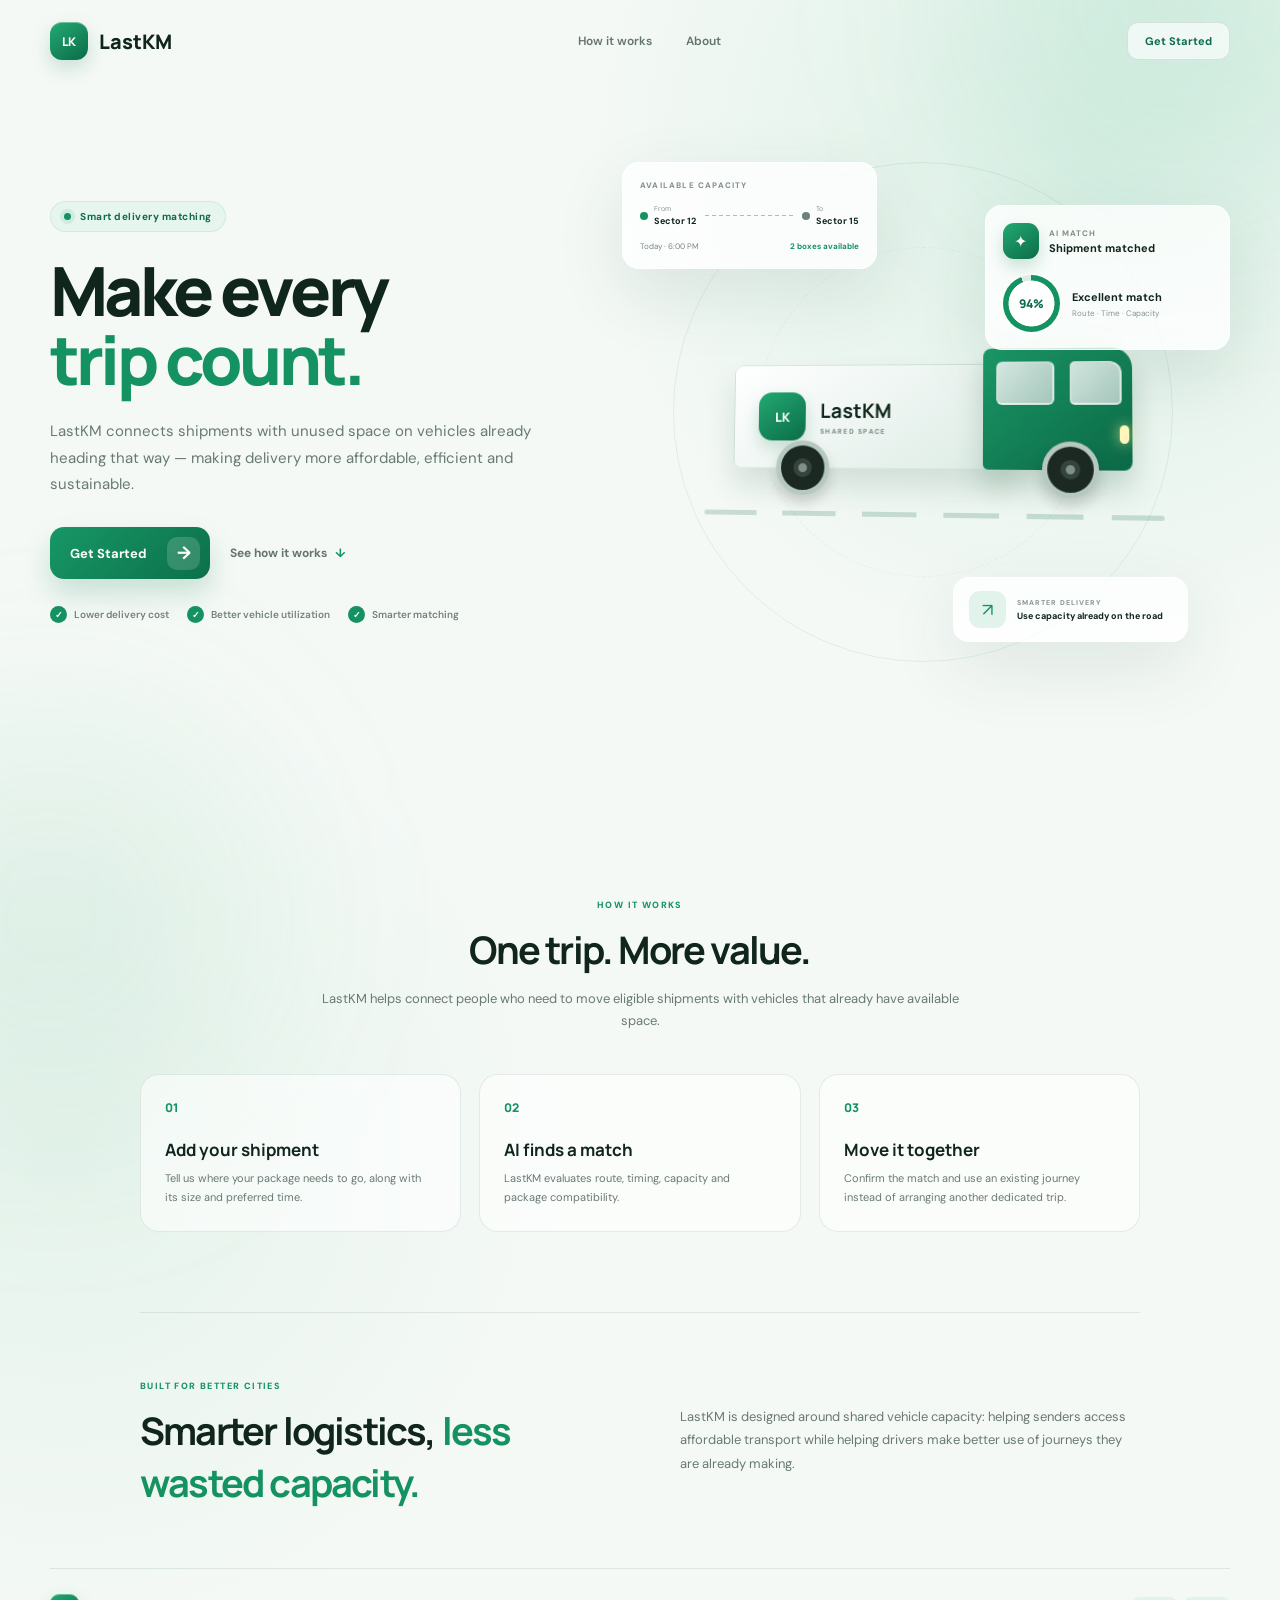
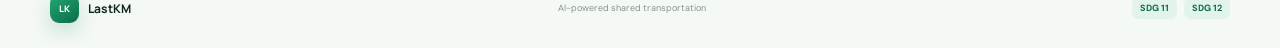
<file: index.html>
<!DOCTYPE html>
<html lang="en">
<head>
    <meta charset="UTF-8">
    <meta name="viewport" content="width=device-width, initial-scale=1.0">

    <title>LastKM | Shared Delivery Capacity</title>

    <link rel="preconnect" href="https://fonts.googleapis.com">
    <link rel="preconnect" href="https://fonts.gstatic.com" crossorigin>

    <link href="https://fonts.googleapis.com/css2?family=DM+Sans:wght@400;500;600;700&family=Manrope:wght@600;700;800&display=swap" rel="stylesheet">

    <link rel="stylesheet" href="style.css">
</head>

<body>

    <!-- Background -->
    <div class="glow glow-1"></div>
    <div class="glow glow-2"></div>

    <!-- Navigation -->
    <header class="navbar">

        <a href="index.html" class="logo">
            <div class="logo-mark">LK</div>
            <span>LastKM</span>
        </a>

        <nav class="nav-links">
            <a href="#how-it-works">How it works</a>
            <a href="#about">About</a>
        </nav>

        <button class="nav-button" id="navGetStarted">
            Get Started
        </button>

    </header>


    <!-- Hero -->
    <main class="hero">

        <section class="hero-left">

            <div class="availability">
                <span class="live-dot"></span>
                Smart delivery matching
            </div>

            <h1>
                Make every
                <span>trip count.</span>
            </h1>

            <p class="hero-text">
                LastKM connects shipments with unused space on vehicles
                already heading that way — making delivery more affordable,
                efficient and sustainable.
            </p>

            <div class="hero-actions">

                <button class="primary-btn" id="getStartedBtn">
                    <span>Get Started</span>
                    <span class="arrow">→</span>
                </button>

                <a href="#how-it-works" class="secondary-btn">
                    See how it works
                    <span>↓</span>
                </a>

            </div>

            <div class="quick-points">

                <div>
                    <span class="point-icon">✓</span>
                    Lower delivery cost
                </div>

                <div>
                    <span class="point-icon">✓</span>
                    Better vehicle utilization
                </div>

                <div>
                    <span class="point-icon">✓</span>
                    Smarter matching
                </div>

            </div>

        </section>


        <!-- Hero Visual -->
        <section class="hero-right">

            <div class="visual-circle circle-large"></div>
            <div class="visual-circle circle-small"></div>

            <!-- Route card -->
            <div class="floating-card route-card">

                <div class="card-label">
                    AVAILABLE CAPACITY
                </div>

                <div class="route">

                    <div class="place">
                        <span class="route-dot pickup"></span>
                        <div>
                            <small>From</small>
                            <strong>Sector 12</strong>
                        </div>
                    </div>

                    <div class="route-line"></div>

                    <div class="place">
                        <span class="route-dot destination"></span>
                        <div>
                            <small>To</small>
                            <strong>Sector 15</strong>
                        </div>
                    </div>

                </div>

                <div class="route-footer">
                    <span>Today · 6:00 PM</span>
                    <b>2 boxes available</b>
                </div>

            </div>


            <!-- Truck -->
            <div class="truck-scene">

                <div class="road"></div>

                <div class="truck">

                    <div class="truck-box">
                        <div class="box-logo">LK</div>

                        <div class="box-copy">
                            <strong>LastKM</strong>
                            <span>SHARED SPACE</span>
                        </div>
                    </div>

                    <div class="truck-cabin">

                        <div class="window"></div>
                        <div class="window-side"></div>

                        <div class="light"></div>

                    </div>

                    <div class="truck-wheel wheel-1">
                        <span></span>
                    </div>

                    <div class="truck-wheel wheel-2">
                        <span></span>
                    </div>

                </div>

            </div>


            <!-- AI match card -->
            <div class="floating-card match-card">

                <div class="match-top">

                    <div class="ai-symbol">✦</div>

                    <div>
                        <small>AI MATCH</small>
                        <strong>Shipment matched</strong>
                    </div>

                </div>

                <div class="match-score">

                    <div class="score">
                        94%
                    </div>

                    <div class="score-copy">
                        <strong>Excellent match</strong>
                        <span>Route · Time · Capacity</span>
                    </div>

                </div>

            </div>


            <!-- Savings card -->
            <div class="floating-card saving-card">

                <div class="saving-icon">↗</div>

                <div>
                    <small>SMARTER DELIVERY</small>
                    <strong>Use capacity already on the road</strong>
                </div>

            </div>

        </section>

    </main>


    <!-- How it works -->
    <section class="how-section" id="how-it-works">

        <div class="section-heading">
            <span>HOW IT WORKS</span>
            <h2>One trip. More value.</h2>
            <p>
                LastKM helps connect people who need to move eligible
                shipments with vehicles that already have available space.
            </p>
        </div>

        <div class="steps">

            <div class="step">
                <div class="step-number">01</div>
                <h3>Add your shipment</h3>
                <p>
                    Tell us where your package needs to go,
                    along with its size and preferred time.
                </p>
            </div>

            <div class="step">
                <div class="step-number">02</div>
                <h3>AI finds a match</h3>
                <p>
                    LastKM evaluates route, timing, capacity
                    and package compatibility.
                </p>
            </div>

            <div class="step">
                <div class="step-number">03</div>
                <h3>Move it together</h3>
                <p>
                    Confirm the match and use an existing journey
                    instead of arranging another dedicated trip.
                </p>
            </div>

        </div>

    </section>


    <!-- Minimal sustainability information -->
    <section class="about-section" id="about">

        <div>
            <span class="section-tag">BUILT FOR BETTER CITIES</span>

            <h2>
                Smarter logistics,
                <span>less wasted capacity.</span>
            </h2>
        </div>

        <p>
            LastKM is designed around shared vehicle capacity:
            helping senders access affordable transport while
            helping drivers make better use of journeys they are
            already making.
        </p>

    </section>


    <!-- Footer -->
    <footer class="footer">

        <div class="footer-brand">
            <div class="logo-mark">LK</div>
            <strong>LastKM</strong>
        </div>

        <span>
            AI-powered shared transportation
        </span>

        <div class="sdg-mini">
            <span>SDG 11</span>
            <span>SDG 12</span>
        </div>

    </footer>


    <script src="script.js"></script>

</body>
</html>
</file>
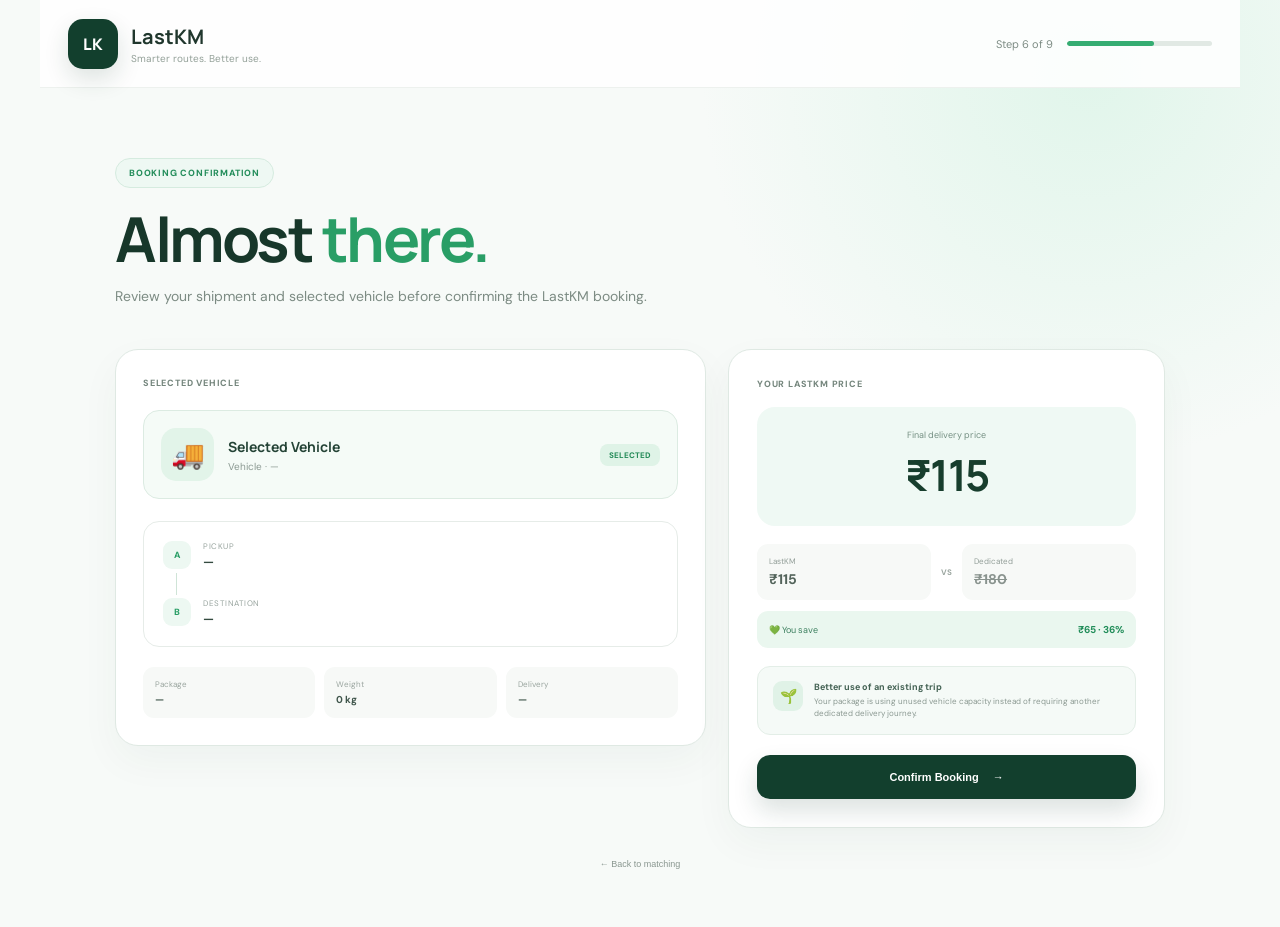
<file: confirmation.html>
<!DOCTYPE html>
<html lang="en">

<head>

    <meta charset="UTF-8">

    <meta
        name="viewport"
        content="width=device-width, initial-scale=1.0"
    >

    <title>Confirm Booking — LastKM</title>

    <link rel="preconnect" href="https://fonts.googleapis.com">

    <link
        rel="preconnect"
        href="https://fonts.gstatic.com"
        crossorigin
    >

    <link
        href="https://fonts.googleapis.com/css2?family=DM+Sans:wght@400;500;600;700&family=Manrope:wght@600;700;800&display=swap"
        rel="stylesheet"
    >

    <style>

        * {
            box-sizing: border-box;
            margin: 0;
            padding: 0;
        }


        :root {
            --green-dark: #123f2d;
            --green: #299e66;
            --green-light: #edf8f2;
            --text: #20372d;
            --muted: #84918b;
            --border: #dfe9e3;
            --page: #f7faf8;
        }


        body {

            min-height: 100vh;

            background:
                radial-gradient(
                    circle at 85% 8%,
                    rgba(194,239,216,.42),
                    transparent 28%
                ),
                var(--page);

            color: var(--text);

            font-family:
                "DM Sans",
                sans-serif;

            overflow-x: hidden;
        }


        /* ==============================
           NAVBAR
        ============================== */

        .navbar {

            width:
                min(
                    1400px,
                    calc(100% - 80px)
                );

            height: 88px;

            margin: auto;

            padding:
                0 28px;

            display: flex;

            align-items: center;

            justify-content: space-between;

            border-bottom:
                1px solid #edf1ee;

            background:
                rgba(255,255,255,.88);
        }


        .brand {

            display: flex;

            align-items: center;

            gap: 13px;

            text-decoration: none;

            color: var(--text);
        }


        .brand-logo {

            width: 50px;
            height: 50px;

            display: grid;

            place-items: center;

            border-radius: 15px;

            background:
                var(--green-dark);

            color: white;

            font-family:
                Manrope,
                sans-serif;

            font-weight: 800;

            box-shadow:
                0 10px 25px
                rgba(18,63,45,.14);
        }


        .brand-name {

            display: flex;

            flex-direction: column;
        }


        .brand-name strong {

            font-family:
                Manrope,
                sans-serif;

            font-size: 20px;
        }


        .brand-name span {

            margin-top: 2px;

            color: #93a098;

            font-size: 10px;
        }


        .progress {

            display: flex;

            align-items: center;

            gap: 14px;

            color: #7e8d85;

            font-size: 11px;
        }


        .progress-track {

            width: 145px;
            height: 5px;

            overflow: hidden;

            border-radius: 10px;

            background: #e1e9e4;
        }


        .progress-fill {

            width: 60%;
            height: 100%;

            border-radius: inherit;

            background: #35ad72;
        }


        /* ==============================
           MAIN
        ============================== */

        .container {

            width:
                min(
                    1050px,
                    calc(100% - 40px)
                );

            margin: auto;

            padding:
                70px 0 55px;
        }


        .page-label {

            width: fit-content;

            padding:
                8px 13px;

            border:
                1px solid #d5ebdf;

            border-radius: 30px;

            background:
                #eef8f3;

            color:
                #248d5b;

            font-size: 9px;

            font-weight: 800;

            letter-spacing: .8px;
        }


        h1 {

            margin-top: 20px;

            font-family:
                Manrope,
                sans-serif;

            font-size:
                clamp(
                    42px,
                    5vw,
                    62px
                );

            line-height: 1;

            letter-spacing: -2.5px;

            color:
                #17372a;
        }


        h1 span {

            color:
                var(--green);
        }


        .subtitle {

            max-width: 620px;

            margin-top: 15px;

            color:
                #7c8b83;

            font-size: 14px;

            line-height: 1.6;
        }


        /* ==============================
           CONTENT
        ============================== */

        .content {

            margin-top: 42px;

            display: grid;

            grid-template-columns:
                1.15fr
                .85fr;

            gap: 22px;

            align-items: start;
        }


        .card {

            border:
                1px solid var(--border);

            border-radius: 23px;

            background: white;

            box-shadow:
                0 15px 40px
                rgba(28,67,48,.045);
        }


        /* ==============================
           BOOKING SUMMARY
        ============================== */

        .summary-card {

            padding: 27px;
        }


        .card-title {

            color:
                #75867d;

            font-size: 9px;

            font-weight: 800;

            letter-spacing: .8px;
        }


        .vehicle {

            margin-top: 21px;

            padding: 17px;

            display: flex;

            align-items: center;

            gap: 14px;

            border:
                1px solid #dcebe2;

            border-radius: 16px;

            background:
                #f5fbf7;
        }


        .vehicle-icon {

            width: 53px;
            height: 53px;

            display: grid;

            place-items: center;

            border-radius: 15px;

            background:
                #e2f4e9;

            font-size: 27px;
        }


        .vehicle-info {

            flex: 1;

            min-width: 0;
        }


        .vehicle-info strong {

            display: block;

            color:
                #244336;

            font-family:
                Manrope,
                sans-serif;

            font-size: 14px;
        }


        .vehicle-info span {

            display: block;

            margin-top: 4px;

            color:
                #8b9992;

            font-size: 10px;
        }


        .selected-badge {

            padding:
                6px 9px;

            border-radius: 8px;

            background:
                #dff3e7;

            color:
                #258b59;

            font-size: 8px;

            font-weight: 800;
        }


        /* ==============================
           ROUTE
        ============================== */

        .route {

            margin-top: 22px;

            padding:
                19px;

            border:
                1px solid #e6ece8;

            border-radius: 16px;

        }


        .route-point {

            display: flex;

            align-items: flex-start;

            gap: 12px;
        }


        .point-icon {

            width: 28px;
            height: 28px;

            flex-shrink: 0;

            display: grid;

            place-items: center;

            border-radius: 9px;

            background:
                #edf8f2;

            color:
                #299e66;

            font-size: 9px;

            font-weight: 800;
        }


        .point-info {

            min-width: 0;
        }


        .point-info span {

            display: block;

            color:
                #98a49e;

            font-size: 8px;

            text-transform:
                uppercase;

            letter-spacing:
                .5px;
        }


        .point-info strong {

            display: block;

            margin-top: 3px;

            color:
                #344b40;

            font-size: 12px;

            word-break: break-word;
        }


        .route-line {

            width: 1px;

            height: 22px;

            margin:
                3px 0 3px 13px;

            background:
                #cfe4d7;
        }


        /* ==============================
           PACKAGE
        ============================== */

        .package-grid {

            margin-top: 20px;

            display: grid;

            grid-template-columns:
                1fr 1fr 1fr;

            gap: 9px;
        }


        .package-item {

            padding:
                12px;

            border-radius:
                11px;

            background:
                #f7f9f7;
        }


        .package-item span {

            display: block;

            color:
                #9aa59f;

            font-size: 8px;
        }


        .package-item strong {

            display: block;

            margin-top: 4px;

            color:
                #40564c;

            font-size: 10px;
        }


        /* ==============================
           PRICE CARD
        ============================== */

        .price-card {

            padding:
                28px;
        }


        .price-heading {

            color:
                #75867d;

            font-size: 9px;

            font-weight: 800;

            letter-spacing:
                .8px;
        }


        .price-main {

            margin-top: 17px;

            padding:
                22px;

            text-align: center;

            border-radius:
                18px;

            background:
                #eff9f4;
        }


        .price-main span {

            display: block;

            color:
                #759083;

            font-size: 9px;
        }


        .price-main strong {

            display: block;

            margin-top: 4px;

            color:
                #173e2d;

            font-family:
                Manrope,
                sans-serif;

            font-size:
                43px;

            letter-spacing:
                -1.5px;
        }


        .price-comparison {

            margin-top: 18px;

            display: flex;

            align-items: center;

            justify-content: space-between;

            gap: 10px;
        }


        .price-option {

            flex: 1;

            padding:
                12px;

            border-radius:
                11px;

            background:
                #f7f9f7;
        }


        .price-option span {

            display: block;

            color:
                #929e98;

            font-size: 8px;
        }


        .price-option strong {

            display: block;

            margin-top: 4px;

            color:
                #53645b;

            font-size:
                14px;
        }


        .price-option.old strong {

            color:
                #89938e;

            text-decoration:
                line-through;
        }


        .vs {

            color:
                #9aa59f;

            font-size: 8px;

            font-weight: 700;
        }


        .saving {

            margin-top: 11px;

            padding:
                12px;

            display: flex;

            align-items: center;

            justify-content: space-between;

            border-radius:
                11px;

            background:
                #eaf7ef;

            color:
                #3e8060;

            font-size: 9px;
        }


        .saving strong {

            color:
                #218d59;

            font-size: 10px;
        }


        /* ==============================
           IMPACT
        ============================== */

        .impact {

            margin-top: 18px;

            padding:
                14px 15px;

            display: flex;

            gap: 11px;

            border-radius:
                13px;

            background:
                #f5faf7;

            border:
                1px solid #e3eee7;
        }


        .impact-icon {

            flex-shrink: 0;

            width: 30px;
            height: 30px;

            display: grid;

            place-items: center;

            border-radius: 9px;

            background:
                #e0f2e7;

            font-size: 14px;
        }


        .impact-text strong {

            display: block;

            color:
                #446254;

            font-size: 9px;
        }


        .impact-text span {

            display: block;

            margin-top: 3px;

            color:
                #8a9891;

            font-size: 8px;

            line-height:
                1.45;
        }


        /* ==============================
           CONFIRM BUTTON
        ============================== */

        .confirm-button {

            width: 100%;

            margin-top: 20px;

            padding:
                16px;

            display: flex;

            align-items: center;

            justify-content: center;

            gap: 14px;

            border:
                none;

            border-radius:
                13px;

            background:
                var(--green-dark);

            color: white;

            font-size: 11px;

            font-weight: 700;

            cursor: pointer;

            box-shadow:
                0 12px 25px
                rgba(18,63,45,.15);

            transition:
                .2s ease;
        }


        .confirm-button:hover {

            transform:
                translateY(-2px);

            background:
                #0d3525;
        }


        .confirm-button:disabled {

            opacity:
                .65;

            cursor:
                not-allowed;

            transform:
                none;
        }


        /* ==============================
           BACK
        ============================== */

        .back-area {

            margin-top: 23px;

            text-align: center;
        }


        .back-button {

            border:
                none;

            background:
                transparent;

            color:
                #8a9790;

            font-size:
                9px;

            cursor:
                pointer;
        }


        /* ==============================
           RESPONSIVE
        ============================== */

        @media (
            max-width: 800px
        ) {

            .navbar {

                width: 100%;

                padding:
                    0 18px;
            }


            .container {

                width:
                    calc(100% - 28px);

                padding-top:
                    40px;
            }


            .content {

                grid-template-columns:
                    1fr;
            }


            .progress {

                display: none;
            }

        }


        @media (
            max-width: 500px
        ) {

            h1 {

                font-size:
                    40px;
            }


            .summary-card,
            .price-card {

                padding:
                    20px;
            }


            .package-grid {

                grid-template-columns:
                    1fr;
            }


            .price-main strong {

                font-size:
                    38px;
            }

        }

    </style>

</head>


<body>


<header class="navbar">


    <a
        href="index.html"
        class="brand"
    >

        <div class="brand-logo">
            LK
        </div>


        <div class="brand-name">

            <strong>
                LastKM
            </strong>

            <span>
                Smarter routes. Better use.
            </span>

        </div>

    </a>


    <div class="progress">

        <span>
            Step 6 of 9
        </span>


        <div class="progress-track">

            <div class="progress-fill"></div>

        </div>

    </div>

</header>



<main class="container">


    <div class="page-label">
        BOOKING CONFIRMATION
    </div>


    <h1>

        Almost
        <span>there.</span>

    </h1>


    <p class="subtitle">

        Review your shipment and selected vehicle
        before confirming the LastKM booking.

    </p>



    <section class="content">


        <!-- ==========================
             LEFT — BOOKING SUMMARY
        =========================== -->

        <div class="card summary-card">


            <div class="card-title">
                SELECTED VEHICLE
            </div>


            <div class="vehicle">


                <div class="vehicle-icon">
                    🚚
                </div>


                <div class="vehicle-info">

                    <strong
                        id="vehicleName"
                    >
                        Sharma Logistics
                    </strong>

                    <span
                        id="vehicleType"
                    >
                        Mini Truck · LK-104
                    </span>

                </div>


                <div class="selected-badge">
                    SELECTED
                </div>


            </div>



            <!-- ROUTE -->

            <div class="route">


                <div class="route-point">


                    <div class="point-icon">
                        A
                    </div>


                    <div class="point-info">

                        <span>
                            Pickup
                        </span>

                        <strong
                            id="pickup"
                        >
                            —
                        </strong>

                    </div>


                </div>


                <div class="route-line"></div>


                <div class="route-point">


                    <div class="point-icon">
                        B
                    </div>


                    <div class="point-info">

                        <span>
                            Destination
                        </span>

                        <strong
                            id="destination"
                        >
                            —
                        </strong>

                    </div>


                </div>


            </div>



            <!-- PACKAGE -->

            <div class="package-grid">


                <div class="package-item">

                    <span>
                        Package
                    </span>

                    <strong
                        id="package"
                    >
                        —
                    </strong>

                </div>


                <div class="package-item">

                    <span>
                        Weight
                    </span>

                    <strong
                        id="weight"
                    >
                        —
                    </strong>

                </div>


                <div class="package-item">

                    <span>
                        Delivery
                    </span>

                    <strong
                        id="deliveryTime"
                    >
                        —
                    </strong>

                </div>


            </div>


        </div>



        <!-- ==========================
             RIGHT — PRICE
        =========================== -->

        <div class="card price-card">


            <div class="price-heading">
                YOUR LASTKM PRICE
            </div>


            <div class="price-main">

                <span>
                    Final delivery price
                </span>

                <strong
                    id="finalPrice"
                >
                    ₹115
                </strong>

            </div>


            <div class="price-comparison">


                <div class="price-option">

                    <span>
                        LastKM
                    </span>

                    <strong
                        id="lastKMPrice"
                    >
                        ₹115
                    </strong>

                </div>


                <div class="vs">
                    VS
                </div>


                <div class="price-option old">

                    <span>
                        Dedicated
                    </span>

                    <strong
                        id="dedicatedPrice"
                    >
                        ₹180
                    </strong>

                </div>


            </div>


            <div class="saving">

                <span>
                    💚 You save
                </span>

                <strong
                    id="saving"
                >
                    ₹65 · 36%
                </strong>

            </div>



            <!-- SMALL IMPACT -->

            <div class="impact">


                <div class="impact-icon">
                    🌱
                </div>


                <div class="impact-text">

                    <strong>
                        Better use of an existing trip
                    </strong>

                    <span>
                        Your package is using unused vehicle
                        capacity instead of requiring another
                        dedicated delivery journey.
                    </span>

                </div>


            </div>



            <button
                class="confirm-button"
                id="confirmButton"
            >

                <span>
                    Confirm Booking
                </span>

                <span>
                    →
                </span>

            </button>


        </div>


    </section>



    <div class="back-area">

        <button
            class="back-button"
            id="backButton"
        >
            ← Back to matching
        </button>

    </div>


</main>



<script>

    /* ==========================================
       LOAD SAVED DATA
    ========================================== */


    const shipment =
        JSON.parse(
            localStorage.getItem(
                "lastkmShipment"
            )
        ) || {};


    const match =
        JSON.parse(
            localStorage.getItem(
                "lastkmMatch"
            )
        ) || {};


    /* ==========================================
       ELEMENTS
    ========================================== */


    const vehicleName =
        document.getElementById(
            "vehicleName"
        );


    const vehicleType =
        document.getElementById(
            "vehicleType"
        );


    const pickup =
        document.getElementById(
            "pickup"
        );


    const destination =
        document.getElementById(
            "destination"
        );


    const packageElement =
        document.getElementById(
            "package"
        );


    const weight =
        document.getElementById(
            "weight"
        );


    const deliveryTime =
        document.getElementById(
            "deliveryTime"
        );


    const finalPrice =
        document.getElementById(
            "finalPrice"
        );


    const lastKMPrice =
        document.getElementById(
            "lastKMPrice"
        );


    const dedicatedPrice =
        document.getElementById(
            "dedicatedPrice"
        );


    const saving =
        document.getElementById(
            "saving"
        );


    const confirmButton =
        document.getElementById(
            "confirmButton"
        );


    const backButton =
        document.getElementById(
            "backButton"
        );


    /* ==========================================
       HELPERS
    ========================================== */


    function text(value) {

        return value
            ? String(value)
            : "—";

    }


    function packageName(value) {

        const names = {

            "small-box":
                "Small Box",

            "medium-box":
                "Medium Box",

            "documents":
                "Documents",

            "groceries":
                "Groceries",

            "clothing":
                "Clothing",

            "electronics":
                "Electronics"

        };


        return names[value] ||
            text(value);

    }


    function timeName(value) {

        const names = {

            current:
                "⚡ ASAP",

            morning:
                "9 AM – 12 PM",

            afternoon:
                "12 PM – 3 PM",

            evening:
                "3 PM – 6 PM",

            "late-evening":
                "6 PM – 9 PM"

        };


        return names[value] ||
            "—";

    }


    /* ==========================================
       DISPLAY DATA
    ========================================== */


    vehicleName.textContent =
        text(
            match.name ||
            match.driver ||
            "Selected Vehicle"
        );


    vehicleType.textContent =

        `${text(
            match.type ||
            "Vehicle"
        )} · ${text(
            match.id
        )}`;


    pickup.textContent =
        text(
            shipment.pickup
        );


    destination.textContent =
        text(
            shipment.destination
        );


    packageElement.textContent =
        packageName(
            shipment.packageType
        );


    weight.textContent =
        `${Number(
            shipment.weight || 0
        )} kg`;


    deliveryTime.textContent =
        timeName(
            shipment.time
        );


    /* ==========================================
       PRICE
    ========================================== */


    const lastKM =
        Number(
            match.lastKMPrice ||
            match.lastKmPrice ||
            115
        );


    const dedicated =
        Number(
            match.dedicatedPrice ||
            180
        );


    const savingAmount =
        Math.max(
            0,
            dedicated - lastKM
        );


    const savingPercent =
        dedicated > 0

            ? Math.round(
                (
                    savingAmount /
                    dedicated
                ) * 100
            )

            : 0;


    finalPrice.textContent =
        `₹${lastKM}`;


    lastKMPrice.textContent =
        `₹${lastKM}`;


    dedicatedPrice.textContent =
        `₹${dedicated}`;


    saving.textContent =
        `₹${savingAmount} · ${savingPercent}%`;


    /* ==========================================
       CONFIRM BOOKING
    ========================================== */


    confirmButton.addEventListener(
        "click",
        function() {


            confirmButton.disabled =
                true;


            confirmButton.innerHTML =

                `
                    <span>
                        Booking confirmed
                    </span>

                    <span>
                        ✓
                    </span>
                `;


            /*
               Save booking status.
            */

            localStorage.setItem(
                "lastkmBooking",
                JSON.stringify({

                    status:
                        "confirmed",

                    confirmedAt:
                        new Date()
                            .toISOString(),

                    vehicle:
                        match,

                    shipment:
                        shipment,

                    price:
                        lastKM,

                    dedicatedPrice:
                        dedicated,

                    saving:
                        savingAmount

                })
            );


            /*
               Small delay makes the
               confirmation feel natural.
            */

            setTimeout(
                function() {

                    window.location.href =
                        "tracking.html";

                },
                650
            );

        }
    );


    /* ==========================================
       BACK
    ========================================== */


    backButton.addEventListener(
        "click",
        function() {

            window.location.href =
                "matching.html";

        }
    );

</script>


</body>

</html>
</file>
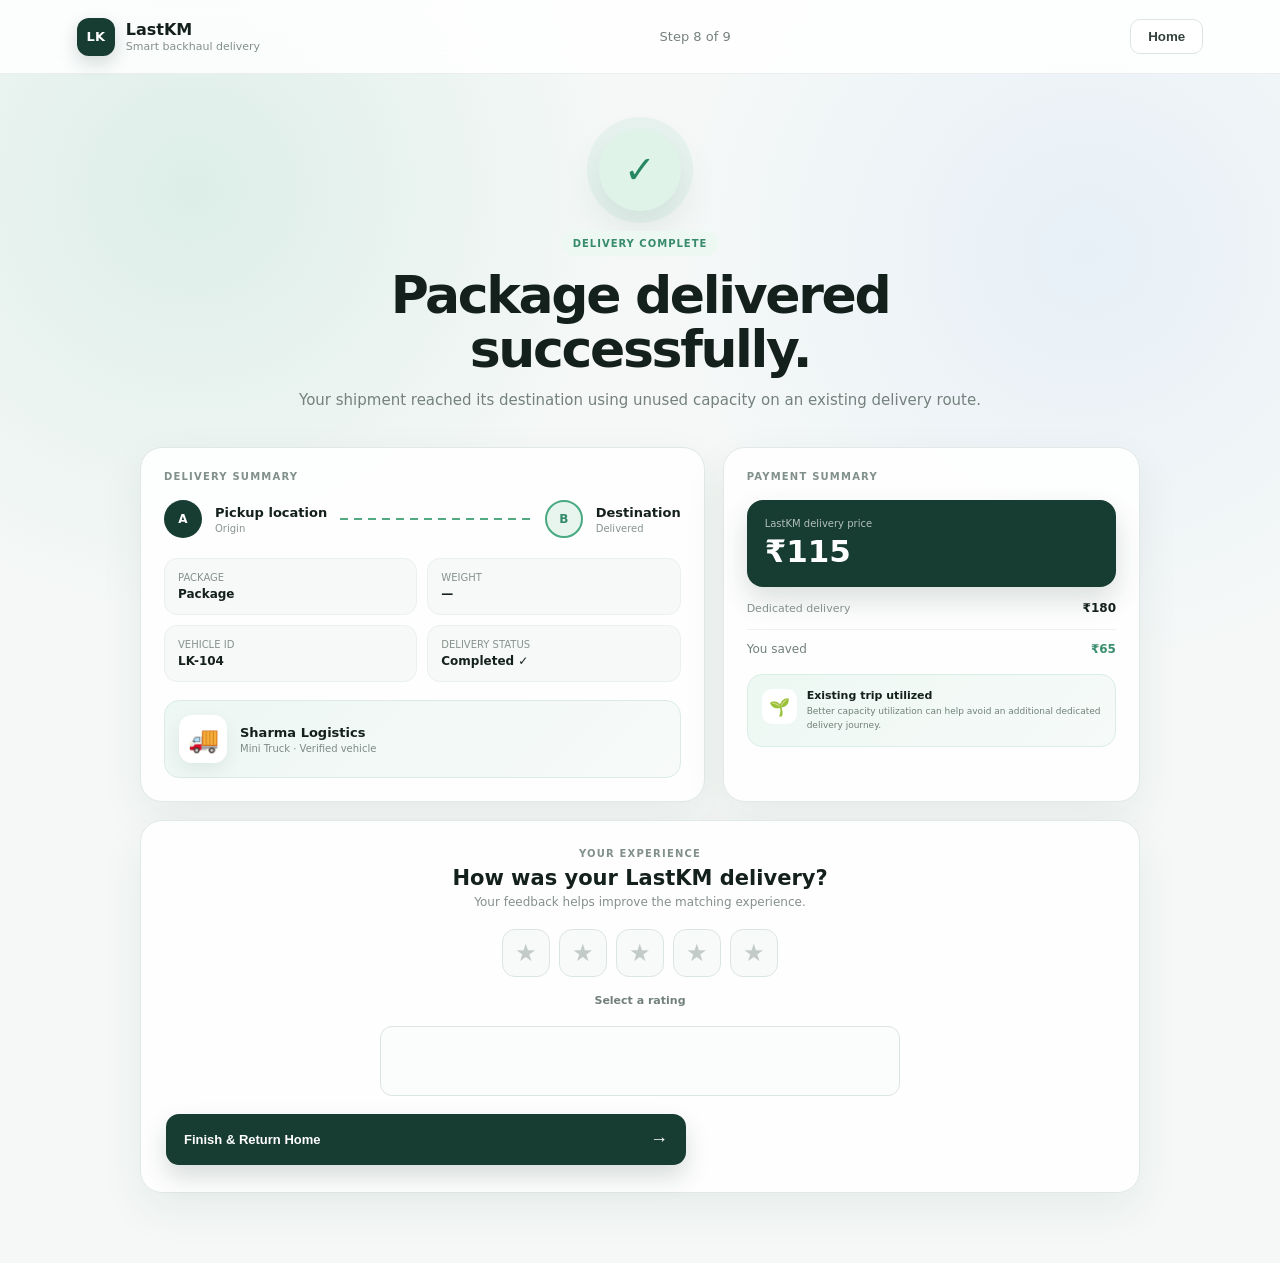
<file: delivery.html>
<!DOCTYPE html>
<html lang="en">
<head>
    <meta charset="UTF-8">
    <meta name="viewport" content="width=device-width, initial-scale=1.0">

    <title>LastKM — Delivery Complete</title>

    <style>
        * {
            margin: 0;
            padding: 0;
            box-sizing: border-box;
        }

        body {
            font-family:
                Inter,
                system-ui,
                -apple-system,
                BlinkMacSystemFont,
                "Segoe UI",
                sans-serif;

            min-height: 100vh;

            background:
                radial-gradient(
                    circle at 15% 15%,
                    rgba(57, 169, 130, 0.13),
                    transparent 28%
                ),
                radial-gradient(
                    circle at 85% 20%,
                    rgba(68, 145, 255, 0.08),
                    transparent 28%
                ),
                #f5f8f7;

            color: #14201c;
        }


        /* NAVBAR */

        .navbar {
            height: 74px;

            display: flex;
            align-items: center;
            justify-content: space-between;

            padding: 0 6%;

            background: rgba(255, 255, 255, 0.84);

            backdrop-filter: blur(16px);

            border-bottom: 1px solid rgba(20, 32, 28, 0.07);
        }

        .brand {
            display: flex;
            align-items: center;
            gap: 11px;
        }

        .brand-icon {
            width: 38px;
            height: 38px;

            display: flex;
            align-items: center;
            justify-content: center;

            border-radius: 12px;

            background: #173c31;
            color: white;

            font-size: 13px;
            font-weight: 800;

            box-shadow:
                0 7px 18px rgba(23, 60, 49, 0.18);
        }

        .brand-name {
            font-size: 16px;
            font-weight: 800;
        }

        .brand-subtitle {
            margin-top: 1px;

            color: #82908a;

            font-size: 11px;
        }

        .step-text {
            color: #75817d;
            font-size: 13px;
        }

        .home-btn {
            border: 1px solid #dce5e1;

            background: white;
            color: #34423d;

            padding: 9px 17px;

            border-radius: 10px;

            font-weight: 600;

            cursor: pointer;

            transition: 0.2s ease;
        }

        .home-btn:hover {
            transform: translateY(-2px);
            border-color: #9db4aa;
        }


        /* PAGE */

        .page {
            width: min(1000px, 90%);

            margin: 0 auto;

            padding: 55px 0 70px;
        }


        /* SUCCESS */

        .success-section {
            text-align: center;

            max-width: 700px;

            margin: 0 auto 35px;
        }

        .success-icon {
            width: 82px;
            height: 82px;

            margin: 0 auto 20px;

            display: flex;
            align-items: center;
            justify-content: center;

            border-radius: 50%;

            background: #dff3e9;

            color: #278765;

            font-size: 38px;
            font-weight: 700;

            box-shadow:
                0 0 0 12px rgba(65, 170, 130, 0.07),
                0 18px 40px rgba(30, 90, 65, 0.12);

            animation: successPop 0.7s ease;
        }

        @keyframes successPop {

            0% {
                transform: scale(0.4);
                opacity: 0;
            }

            70% {
                transform: scale(1.08);
            }

            100% {
                transform: scale(1);
                opacity: 1;
            }
        }

        .success-label {
            display: inline-flex;

            align-items: center;
            gap: 7px;

            padding: 7px 11px;

            border-radius: 999px;

            background: #edf8f3;

            color: #378b6c;

            font-size: 10px;
            font-weight: 800;

            letter-spacing: 0.1em;

            margin-bottom: 12px;
        }

        .success-section h1 {
            font-size: clamp(34px, 5vw, 52px);

            line-height: 1.04;

            letter-spacing: -0.045em;

            margin-bottom: 12px;
        }

        .success-section p {
            color: #74817c;

            font-size: 15px;

            line-height: 1.6;
        }


        /* CONTENT */

        .content-grid {
            display: grid;

            grid-template-columns:
                1.15fr
                0.85fr;

            gap: 18px;

            align-items: stretch;
        }

        .card {
            background: rgba(255, 255, 255, 0.91);

            border: 1px solid #e0e9e5;

            border-radius: 22px;

            padding: 23px;

            box-shadow:
                0 16px 45px rgba(25, 55, 45, 0.065);
        }


        /* DELIVERY SUMMARY */

        .card-label {
            color: #81908a;

            font-size: 10px;
            font-weight: 800;

            letter-spacing: 0.12em;
        }

        .route {
            display: flex;
            align-items: center;

            gap: 13px;

            margin-top: 18px;
        }

        .route-point {
            width: 38px;
            height: 38px;

            flex-shrink: 0;

            display: flex;
            align-items: center;
            justify-content: center;

            border-radius: 50%;

            background: #173c31;
            color: white;

            font-size: 12px;
            font-weight: 800;
        }

        .route-point.destination {
            background: #e8f5ef;
            color: #328a6a;

            border: 2px solid #48a982;
        }

        .route-line {
            flex: 1;

            height: 2px;

            background:
                repeating-linear-gradient(
                    90deg,
                    #52a982 0 8px,
                    transparent 8px 14px
                );
        }

        .route-name {
            min-width: 0;
        }

        .route-name strong {
            display: block;

            font-size: 13px;

            white-space: nowrap;
            overflow: hidden;
            text-overflow: ellipsis;

            max-width: 180px;
        }

        .route-name span {
            display: block;

            color: #87938e;

            font-size: 10px;

            margin-top: 3px;
        }


        /* DETAILS */

        .details {
            display: grid;

            grid-template-columns:
                1fr
                1fr;

            gap: 10px;

            margin-top: 20px;
        }

        .detail-box {
            padding: 13px;

            background: #f6f9f7;

            border: 1px solid #eaf0ed;

            border-radius: 13px;
        }

        .detail-box span {
            display: block;

            color: #87938e;

            font-size: 10px;

            margin-bottom: 4px;
        }

        .detail-box strong {
            display: block;

            font-size: 12px;

            white-space: nowrap;
            overflow: hidden;
            text-overflow: ellipsis;
        }


        /* VEHICLE */

        .vehicle-box {
            display: flex;
            align-items: center;

            gap: 13px;

            margin-top: 18px;

            padding: 14px;

            background:
                linear-gradient(
                    135deg,
                    #edf7f3,
                    #f7faf9
                );

            border: 1px solid #dcece5;

            border-radius: 15px;
        }

        .vehicle-icon {
            width: 48px;
            height: 48px;

            flex-shrink: 0;

            display: flex;
            align-items: center;
            justify-content: center;

            background: white;

            border-radius: 13px;

            font-size: 25px;

            box-shadow:
                0 7px 18px rgba(30, 70, 55, 0.08);
        }

        .vehicle-info strong {
            display: block;

            font-size: 13px;
        }

        .vehicle-info span {
            display: block;

            color: #7e8b86;

            font-size: 10px;

            margin-top: 3px;
        }


        /* PRICE */

        .price-card {
            display: flex;

            flex-direction: column;
        }

        .price-main {
            margin-top: 18px;

            padding: 18px;

            border-radius: 16px;

            background: #173c31;

            color: white;

            box-shadow:
                0 13px 28px rgba(23, 60, 49, 0.16);
        }

        .price-main span {
            display: block;

            color: rgba(255,255,255,0.68);

            font-size: 10px;
        }

        .price-main strong {
            display: block;

            font-size: 31px;

            margin-top: 4px;
        }

        .price-compare {
            display: flex;

            justify-content: space-between;

            align-items: center;

            margin-top: 14px;

            padding-bottom: 14px;

            border-bottom: 1px solid #edf1ef;
        }

        .price-compare span {
            color: #84908b;

            font-size: 11px;
        }

        .price-compare strong {
            font-size: 12px;
        }

        .saving {
            margin-top: 12px;

            display: flex;
            align-items: center;
            justify-content: space-between;

            font-size: 12px;
        }

        .saving-label {
            color: #72807a;
        }

        .saving-value {
            color: #398e6e;

            font-weight: 800;
        }


        /* IMPACT */

        .impact {
            margin-top: 18px;

            padding: 14px;

            display: flex;

            gap: 10px;

            background:
                linear-gradient(
                    135deg,
                    #edf8f3,
                    #f6faf8
                );

            border: 1px solid #d9eee5;

            border-radius: 15px;
        }

        .impact-icon {
            width: 35px;
            height: 35px;

            flex-shrink: 0;

            display: flex;
            align-items: center;
            justify-content: center;

            border-radius: 10px;

            background: white;

            font-size: 17px;
        }

        .impact strong {
            display: block;

            font-size: 11px;
        }

        .impact p {
            margin-top: 3px;

            color: #718079;

            font-size: 9px;

            line-height: 1.5;
        }


        /* RATING */

        .rating-card {
            grid-column: 1 / -1;

            text-align: center;

            padding: 27px 25px;
        }

        .rating-card h2 {
            font-size: 21px;

            margin-top: 7px;
        }

        .rating-card > p {
            color: #84908b;

            font-size: 12px;

            margin-top: 5px;
        }

        .stars {
            display: flex;

            justify-content: center;

            gap: 9px;

            margin: 20px 0 17px;
        }

        .star {
            width: 48px;
            height: 48px;

            display: flex;
            align-items: center;
            justify-content: center;

            border: 1px solid #dce6e1;

            background: #f8faf9;

            border-radius: 13px;

            color: #c2cbc7;

            font-size: 24px;

            cursor: pointer;

            transition:
                transform 0.2s ease,
                background 0.2s ease,
                color 0.2s ease,
                border-color 0.2s ease;
        }

        .star:hover {
            transform: translateY(-3px);

            border-color: #79bba1;

            color: #e2ad39;
        }

        .star.selected {
            background: #fff8e7;

            border-color: #edcf7c;

            color: #e0a52e;

            transform: translateY(-2px);
        }

        .rating-text {
            min-height: 18px;

            color: #72807a;

            font-size: 11px;

            font-weight: 600;
        }

        textarea {
            width: min(520px, 100%);

            height: 70px;

            resize: none;

            margin-top: 14px;

            padding: 12px 14px;

            border: 1px solid #dce6e1;

            border-radius: 12px;

            outline: none;

            font-family: inherit;

            font-size: 11px;

            color: #26332e;

            background: #fbfcfc;

            transition: 0.2s ease;
        }

        textarea:focus {
            border-color: #69ad92;

            box-shadow:
                0 0 0 4px rgba(67, 169, 130, 0.08);
        }


        /* FINISH BUTTON */

        .finish-btn {
            width: min(520px, 100%);

            margin-top: 14px;

            border: none;

            background: #173c31;

            color: white;

            padding: 15px 18px;

            border-radius: 13px;

            display: flex;
            align-items: center;
            justify-content: space-between;

            font-size: 13px;
            font-weight: 700;

            cursor: pointer;

            box-shadow:
                0 12px 25px rgba(23, 60, 49, 0.17);

            transition: 0.2s ease;
        }

        .finish-btn:hover {
            transform: translateY(-2px);

            box-shadow:
                0 16px 30px rgba(23, 60, 49, 0.23);
        }

        .finish-arrow {
            font-size: 18px;
        }


        /* TOAST */

        .toast {
            position: fixed;

            left: 50%;
            bottom: 28px;

            transform:
                translate(-50%, 100px);

            background: #173c31;
            color: white;

            padding: 12px 18px;

            border-radius: 12px;

            font-size: 12px;
            font-weight: 600;

            box-shadow:
                0 12px 30px rgba(20, 50, 40, 0.2);

            opacity: 0;

            transition: 0.3s ease;

            z-index: 50;
        }

        .toast.show {
            transform:
                translate(-50%, 0);

            opacity: 1;
        }


        /* RESPONSIVE */

        @media (max-width: 800px) {

            .content-grid {
                grid-template-columns: 1fr;
            }

            .rating-card {
                grid-column: auto;
            }
        }


        @media (max-width: 600px) {

            .navbar {
                padding: 0 5%;
            }

            .step-text {
                display: none;
            }

            .page {
                width: 92%;

                padding-top: 35px;
            }

            .success-section {
                margin-bottom: 25px;
            }

            .success-section h1 {
                font-size: 35px;
            }

            .details {
                grid-template-columns: 1fr;
            }

            .route-name strong {
                max-width: 110px;
            }

            .stars {
                gap: 6px;
            }

            .star {
                width: 43px;
                height: 43px;

                font-size: 21px;
            }
        }
    </style>
</head>


<body>

    <!-- NAVBAR -->

    <nav class="navbar">

        <div class="brand">

            <div class="brand-icon">
                LK
            </div>

            <div>
                <div class="brand-name">
                    LastKM
                </div>

                <div class="brand-subtitle">
                    Smart backhaul delivery
                </div>
            </div>

        </div>


        <div class="step-text">
            Step 8 of 9
        </div>


        <button class="home-btn" id="homeBtn">
            Home
        </button>

    </nav>


    <!-- PAGE -->

    <main class="page">


        <!-- SUCCESS -->

        <section class="success-section">

            <div class="success-icon">
                ✓
            </div>

            <div class="success-label">
                DELIVERY COMPLETE
            </div>

            <h1>
                Package delivered successfully.
            </h1>

            <p>
                Your shipment reached its destination using
                unused capacity on an existing delivery route.
            </p>

        </section>


        <!-- CONTENT -->

        <section class="content-grid">


            <!-- DELIVERY SUMMARY -->

            <div class="card">

                <div class="card-label">
                    DELIVERY SUMMARY
                </div>


                <div class="route">

                    <div class="route-point">
                        A
                    </div>

                    <div class="route-name">

                        <strong id="pickup">
                            Pickup
                        </strong>

                        <span>
                            Origin
                        </span>

                    </div>


                    <div class="route-line"></div>


                    <div class="route-point destination">
                        B
                    </div>

                    <div class="route-name">

                        <strong id="destination">
                            Destination
                        </strong>

                        <span>
                            Delivered
                        </span>

                    </div>

                </div>


                <div class="details">

                    <div class="detail-box">

                        <span>
                            PACKAGE
                        </span>

                        <strong id="packageType">
                            Package
                        </strong>

                    </div>


                    <div class="detail-box">

                        <span>
                            WEIGHT
                        </span>

                        <strong id="weight">
                            —
                        </strong>

                    </div>


                    <div class="detail-box">

                        <span>
                            VEHICLE ID
                        </span>

                        <strong id="vehicleId">
                            LK-104
                        </strong>

                    </div>


                    <div class="detail-box">

                        <span>
                            DELIVERY STATUS
                        </span>

                        <strong>
                            Completed ✓
                        </strong>

                    </div>

                </div>


                <div class="vehicle-box">

                    <div class="vehicle-icon">
                        🚚
                    </div>

                    <div class="vehicle-info">

                        <strong id="vehicleName">
                            Sharma Logistics
                        </strong>

                        <span id="vehicleType">
                            Mini Truck · Verified vehicle
                        </span>

                    </div>

                </div>

            </div>


            <!-- PRICE -->

            <div class="card price-card">

                <div class="card-label">
                    PAYMENT SUMMARY
                </div>


                <div class="price-main">

                    <span>
                        LastKM delivery price
                    </span>

                    <strong id="price">
                        ₹115
                    </strong>

                </div>


                <div class="price-compare">

                    <span>
                        Dedicated delivery
                    </span>

                    <strong id="dedicatedPrice">
                        ₹180
                    </strong>

                </div>


                <div class="saving">

                    <span class="saving-label">
                        You saved
                    </span>

                    <span class="saving-value"
                          id="saving">
                        ₹65
                    </span>

                </div>


                <div class="impact">

                    <div class="impact-icon">
                        🌱
                    </div>

                    <div>

                        <strong>
                            Existing trip utilized
                        </strong>

                        <p>
                            Better capacity utilization can help
                            avoid an additional dedicated delivery
                            journey.
                        </p>

                    </div>

                </div>

            </div>


            <!-- RATING -->

            <div class="card rating-card">

                <div class="card-label">
                    YOUR EXPERIENCE
                </div>

                <h2>
                    How was your LastKM delivery?
                </h2>

                <p>
                    Your feedback helps improve the matching experience.
                </p>


                <div class="stars" id="stars">

                    <button class="star"
                            data-rating="1"
                            aria-label="1 star">
                        ★
                    </button>

                    <button class="star"
                            data-rating="2"
                            aria-label="2 stars">
                        ★
                    </button>

                    <button class="star"
                            data-rating="3"
                            aria-label="3 stars">
                        ★
                    </button>

                    <button class="star"
                            data-rating="4"
                            aria-label="4 stars">
                        ★
                    </button>

                    <button class="star"
                            data-rating="5"
                            aria-label="5 stars">
                        ★
                    </button>

                </div>


                <div class="rating-text"
                     id="ratingText">
                    Select a rating
                </div>


                <textarea
                    id="feedback"
                    placeholder="Tell us about your experience (optional)...">
                </textarea>


                <button class="finish-btn"
                        id="finishBtn">

                    <span>
                        Finish & Return Home
                    </span>

                    <span class="finish-arrow">
                        →
                    </span>

                </button>

            </div>

        </section>

    </main>


    <!-- TOAST -->

    <div class="toast" id="toast">
        Thank you for your feedback! ⭐
    </div>


    <script>

        document.addEventListener("DOMContentLoaded", () => {

            /* LOAD DATA */

            const delivery =
                JSON.parse(
                    localStorage.getItem("lastkmDelivery")
                ) || {};

            const shipment =
                JSON.parse(
                    localStorage.getItem("lastkmShipment")
                ) || {};

            const match =
                JSON.parse(
                    localStorage.getItem("lastkmMatch")
                ) || {};


            /* ELEMENTS */

            const pickup =
                document.getElementById("pickup");

            const destination =
                document.getElementById("destination");

            const packageType =
                document.getElementById("packageType");

            const weight =
                document.getElementById("weight");

            const vehicleId =
                document.getElementById("vehicleId");

            const vehicleName =
                document.getElementById("vehicleName");

            const vehicleType =
                document.getElementById("vehicleType");

            const price =
                document.getElementById("price");

            const dedicatedPrice =
                document.getElementById("dedicatedPrice");

            const saving =
                document.getElementById("saving");


            /* DATA VALUES */

            const pickupValue =
                delivery.pickup ||
                shipment.pickup ||
                shipment.pickupLocation ||
                "Pickup location";

            const destinationValue =
                delivery.destination ||
                shipment.destination ||
                shipment.destinationLocation ||
                "Destination";

            const packageValue =
                delivery.packageType ||
                shipment.packageType ||
                "Package";

            const weightValue =
                delivery.weight ||
                shipment.weight ||
                "";

            const vehicleIdValue =
                delivery.vehicleId ||
                match.id ||
                match.vehicleId ||
                "LK-104";

            const vehicleNameValue =
                delivery.vehicle ||
                match.vehicle ||
                match.vehicleName ||
                "Sharma Logistics";

            const vehicleTypeValue =
                delivery.vehicleType ||
                match.type ||
                match.vehicleType ||
                "Mini Truck";


            const lastKmPrice =
                Number(
                    delivery.price ||
                    match.lastKmPrice ||
                    115
                );

            const dedicated =
                Number(
                    match.dedicatedPrice ||
                    180
                );

            const saved =
                Math.max(
                    0,
                    dedicated - lastKmPrice
                );


            /* DISPLAY */

            pickup.textContent =
                pickupValue;

            destination.textContent =
                destinationValue;

            packageType.textContent =
                packageValue;

            weight.textContent =
                weightValue
                    ? `${weightValue} kg`
                    : "—";

            vehicleId.textContent =
                vehicleIdValue;

            vehicleName.textContent =
                vehicleNameValue;

            vehicleType.textContent =
                `${vehicleTypeValue} · Verified vehicle`;

            price.textContent =
                `₹${lastKmPrice}`;

            dedicatedPrice.textContent =
                `₹${dedicated}`;

            saving.textContent =
                `₹${saved}`;


            /* RATING */

            const stars =
                document.querySelectorAll(".star");

            const ratingText =
                document.getElementById("ratingText");

            const feedback =
                document.getElementById("feedback");

            let selectedRating = 0;


            const ratingMessages = {
                1: "We’re sorry — we’ll do better.",
                2: "Thanks. We’ll work on improving.",
                3: "Thanks for the feedback!",
                4: "Great! Glad you liked it.",
                5: "Excellent! ⭐ Thank you!"
            };


            stars.forEach((star) => {

                star.addEventListener("click", () => {

                    selectedRating =
                        Number(
                            star.dataset.rating
                        );


                    stars.forEach((item) => {

                        const value =
                            Number(
                                item.dataset.rating
                            );

                        item.classList.toggle(
                            "selected",
                            value <= selectedRating
                        );

                    });


                    ratingText.textContent =
                        ratingMessages[selectedRating];

                });

            });


            /* FINISH */

            const finishBtn =
                document.getElementById("finishBtn");

            const toast =
                document.getElementById("toast");


            finishBtn.addEventListener("click", () => {

                const ratingData = {

                    rating:
                        selectedRating,

                    feedback:
                        feedback.value.trim(),

                    submittedAt:
                        new Date().toISOString()

                };


                localStorage.setItem(
                    "lastkmRating",
                    JSON.stringify(ratingData)
                );


                toast.classList.add("show");


                setTimeout(() => {

                    window.location.href =
                        "index.html";

                }, 1200);

            });


            /* HOME */

            document
                .getElementById("homeBtn")
                .addEventListener("click", () => {

                    window.location.href =
                        "index.html";

                });

        });

    </script>

</body>
</html>
</file>
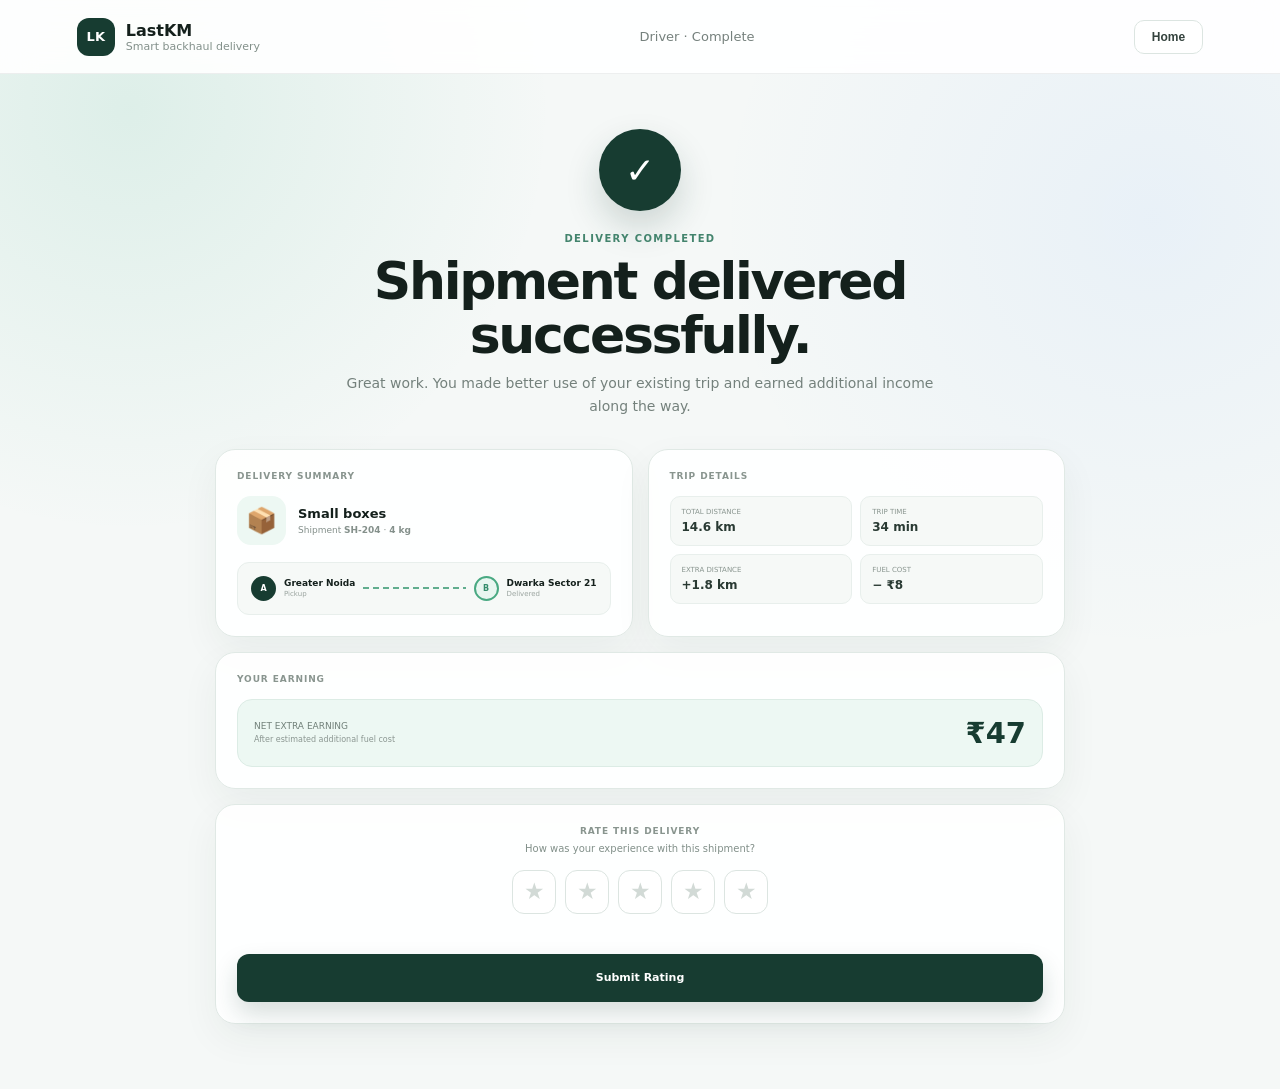
<file: driver-complete.html>
<!DOCTYPE html>
<html lang="en">
<head>
<meta charset="UTF-8">
<meta name="viewport" content="width=device-width, initial-scale=1.0">

<title>LastKM — Delivery Complete</title>

<style>
*{
    margin:0;
    padding:0;
    box-sizing:border-box;
}

body{
    font-family:Inter,system-ui,-apple-system,BlinkMacSystemFont,"Segoe UI",sans-serif;
    min-height:100vh;
    background:
        radial-gradient(circle at 10% 10%,rgba(62,177,136,.13),transparent 28%),
        radial-gradient(circle at 90% 20%,rgba(70,145,255,.07),transparent 30%),
        #f5f8f7;
    color:#14201c;
}

.navbar{
    height:74px;
    display:flex;
    align-items:center;
    justify-content:space-between;
    padding:0 6%;
    background:rgba(255,255,255,.9);
    backdrop-filter:blur(16px);
    border-bottom:1px solid rgba(20,32,28,.07);
}

.brand{
    display:flex;
    align-items:center;
    gap:11px;
}

.brand-icon{
    width:38px;
    height:38px;
    display:flex;
    align-items:center;
    justify-content:center;
    border-radius:12px;
    background:#173c31;
    color:white;
    font-size:13px;
    font-weight:800;
}

.brand-name{
    font-size:16px;
    font-weight:800;
}

.brand-subtitle{
    color:#82908a;
    font-size:11px;
}

.step{
    color:#75817d;
    font-size:13px;
}

.home{
    padding:9px 17px;
    border:1px solid #dce5e1;
    border-radius:10px;
    background:white;
    color:#34423d;
    font-size:12px;
    font-weight:600;
    cursor:pointer;
}

.page{
    width:min(850px,90%);
    margin:auto;
    padding:55px 0 65px;
}

.success{
    text-align:center;
}

.success-icon{
    width:82px;
    height:82px;
    margin:0 auto 22px;
    display:flex;
    align-items:center;
    justify-content:center;
    border-radius:50%;
    background:#173c31;
    color:white;
    font-size:36px;
    box-shadow:
        0 16px 35px rgba(23,60,49,.18);
    animation:pop .5s ease;
}

@keyframes pop{
    0%{
        transform:scale(.6);
        opacity:0;
    }
    70%{
        transform:scale(1.08);
    }
    100%{
        transform:scale(1);
        opacity:1;
    }
}

.eyebrow{
    color:#43846d;
    font-size:10px;
    font-weight:800;
    letter-spacing:.14em;
    margin-bottom:10px;
}

h1{
    font-size:clamp(34px,5vw,52px);
    line-height:1.04;
    letter-spacing:-.045em;
}

.subtitle{
    color:#74817c;
    font-size:14px;
    line-height:1.6;
    max-width:600px;
    margin:10px auto 0;
}

.content{
    margin-top:32px;
    display:grid;
    grid-template-columns:1fr 1fr;
    gap:15px;
}

.card{
    background:rgba(255,255,255,.95);
    border:1px solid #e0e9e5;
    border-radius:20px;
    padding:21px;
    box-shadow:0 14px 38px rgba(25,55,45,.055);
    text-align:left;
}

.card-title{
    color:#89958f;
    font-size:9px;
    font-weight:800;
    letter-spacing:.1em;
    margin-bottom:15px;
}

.shipment{
    display:flex;
    align-items:center;
    gap:12px;
}

.package{
    width:49px;
    height:49px;
    display:flex;
    align-items:center;
    justify-content:center;
    border-radius:14px;
    background:#edf8f3;
    font-size:25px;
}

.shipment-info strong{
    display:block;
    font-size:13px;
}

.shipment-info span{
    display:block;
    color:#84908b;
    font-size:9px;
    margin-top:4px;
}

.route{
    margin-top:17px;
    padding:13px;
    border-radius:12px;
    background:#f6f9f7;
    border:1px solid #e8efec;
}

.route-row{
    display:flex;
    align-items:center;
    gap:8px;
}

.point{
    width:25px;
    height:25px;
    display:flex;
    align-items:center;
    justify-content:center;
    border-radius:50%;
    background:#173c31;
    color:white;
    font-size:8px;
    font-weight:800;
}

.point.drop{
    background:#e8f6f0;
    color:#348c6b;
    border:2px solid #49a982;
}

.route-place{
    min-width:0;
}

.route-place strong{
    display:block;
    max-width:120px;
    font-size:9px;
    white-space:nowrap;
    overflow:hidden;
    text-overflow:ellipsis;
}

.route-place span{
    display:block;
    color:#9aa49f;
    font-size:7px;
    margin-top:2px;
}

.route-line{
    flex:1;
    height:2px;
    background:repeating-linear-gradient(
        90deg,
        #61ad8e 0 6px,
        transparent 6px 10px
    );
}

.detail-grid{
    display:grid;
    grid-template-columns:1fr 1fr;
    gap:8px;
}

.detail{
    padding:11px;
    border-radius:10px;
    background:#f6f9f7;
    border:1px solid #e8efec;
}

.detail span{
    display:block;
    color:#89958f;
    font-size:7px;
}

.detail strong{
    display:block;
    color:#293a33;
    font-size:12px;
    margin-top:4px;
}

.earning-card{
    grid-column:1/-1;
}

.earning-main{
    display:flex;
    align-items:center;
    justify-content:space-between;
    padding:16px;
    border-radius:15px;
    background:#edf8f3;
    border:1px solid #dcece5;
}

.earning-label span{
    display:block;
    color:#718079;
    font-size:9px;
}

.earning-label small{
    display:block;
    color:#8b9691;
    font-size:8px;
    margin-top:4px;
}

.earning-value{
    color:#173c31;
    font-size:29px;
    font-weight:800;
}

.rating-card{
    grid-column:1/-1;
    text-align:center;
}

.rating-card .card-title{
    margin-bottom:7px;
}

.rating-subtitle{
    color:#82908a;
    font-size:10px;
    margin-bottom:16px;
}

.stars{
    display:flex;
    justify-content:center;
    gap:9px;
}

.star{
    width:44px;
    height:44px;
    display:flex;
    align-items:center;
    justify-content:center;
    border:1px solid #dce5e1;
    border-radius:12px;
    background:white;
    color:#d2dad6;
    font-size:23px;
    cursor:pointer;
    transition:.18s ease;
}

.star:hover,
.star.active{
    color:#f0b84a;
    background:#fffaf0;
    border-color:#f0d89f;
    transform:translateY(-2px);
}

.rating-text{
    min-height:16px;
    margin-top:9px;
    color:#43846d;
    font-size:9px;
    font-weight:700;
}

.submit{
    width:100%;
    height:48px;
    margin-top:15px;
    border:none;
    border-radius:12px;
    background:#173c31;
    color:white;
    font-family:inherit;
    font-size:11px;
    font-weight:800;
    cursor:pointer;
    box-shadow:0 12px 25px rgba(23,60,49,.17);
    transition:.2s ease;
}

.submit:hover{
    transform:translateY(-2px);
}

.home-bottom{
    display:block;
    margin:15px auto 0;
    border:none;
    background:transparent;
    color:#64736c;
    font-family:inherit;
    font-size:10px;
    font-weight:700;
    cursor:pointer;
}

.thanks{
    display:none;
    text-align:center;
}

.thanks-icon{
    font-size:38px;
    margin-bottom:10px;
}

.thanks h2{
    font-size:24px;
}

.thanks p{
    color:#7c8983;
    font-size:11px;
    margin-top:6px;
}

@media(max-width:700px){

    .navbar{
        padding:0 5%;
    }

    .step{
        display:none;
    }

    .page{
        width:92%;
        padding-top:35px;
    }

    .content{
        grid-template-columns:1fr;
    }

    .earning-card,
    .rating-card{
        grid-column:auto;
    }

    .star{
        width:40px;
        height:40px;
    }
}
</style>
</head>


<body>

<nav class="navbar">

    <div class="brand">

        <div class="brand-icon">
            LK
        </div>

        <div>
            <div class="brand-name">
                LastKM
            </div>

            <div class="brand-subtitle">
                Smart backhaul delivery
            </div>
        </div>

    </div>


    <div class="step">
        Driver · Complete
    </div>


    <button
        class="home"
        id="homeBtn">

        Home

    </button>

</nav>


<main class="page">


    <section
        class="success"
        id="successSection">

        <div class="success-icon">
            ✓
        </div>

        <div class="eyebrow">
            DELIVERY COMPLETED
        </div>

        <h1>
            Shipment delivered<br>
            successfully.
        </h1>

        <p class="subtitle">
            Great work. You made better use of your existing trip
            and earned additional income along the way.
        </p>

    </section>


    <div class="content">


        <!-- SHIPMENT -->

        <section class="card">

            <div class="card-title">
                DELIVERY SUMMARY
            </div>


            <div class="shipment">

                <div class="package">
                    📦
                </div>


                <div class="shipment-info">

                    <strong id="packageName">
                        Small boxes
                    </strong>

                    <span>
                        Shipment
                        <b id="shipmentId">SH-204</b>
                        ·
                        <b id="weight">4 kg</b>
                    </span>

                </div>

            </div>


            <div class="route">

                <div class="route-row">

                    <div class="point">
                        A
                    </div>

                    <div class="route-place">

                        <strong id="pickup">
                            Greater Noida
                        </strong>

                        <span>
                            Pickup
                        </span>

                    </div>


                    <div class="route-line"></div>


                    <div class="point drop">
                        B
                    </div>

                    <div class="route-place">

                        <strong id="destination">
                            Dwarka Sector 21
                        </strong>

                        <span>
                            Delivered
                        </span>

                    </div>

                </div>

            </div>

        </section>


        <!-- TRIP -->

        <section class="card">

            <div class="card-title">
                TRIP DETAILS
            </div>


            <div class="detail-grid">

                <div class="detail">

                    <span>
                        TOTAL DISTANCE
                    </span>

                    <strong>
                        14.6 km
                    </strong>

                </div>


                <div class="detail">

                    <span>
                        TRIP TIME
                    </span>

                    <strong>
                        34 min
                    </strong>

                </div>


                <div class="detail">

                    <span>
                        EXTRA DISTANCE
                    </span>

                    <strong>
                        +1.8 km
                    </strong>

                </div>


                <div class="detail">

                    <span>
                        FUEL COST
                    </span>

                    <strong id="fuel">
                        − ₹8
                    </strong>

                </div>

            </div>

        </section>


        <!-- EARNING -->

        <section class="card earning-card">

            <div class="card-title">
                YOUR EARNING
            </div>


            <div class="earning-main">

                <div class="earning-label">

                    <span>
                        NET EXTRA EARNING
                    </span>

                    <small>
                        After estimated additional fuel cost
                    </small>

                </div>


                <div
                    class="earning-value"
                    id="netEarning">

                    ₹47

                </div>

            </div>

        </section>


        <!-- RATING -->

        <section class="card rating-card">

            <div class="card-title">
                RATE THIS DELIVERY
            </div>

            <p class="rating-subtitle">
                How was your experience with this shipment?
            </p>


            <div class="stars">

                <button
                    class="star"
                    data-rating="1">
                    ★
                </button>

                <button
                    class="star"
                    data-rating="2">
                    ★
                </button>

                <button
                    class="star"
                    data-rating="3">
                    ★
                </button>

                <button
                    class="star"
                    data-rating="4">
                    ★
                </button>

                <button
                    class="star"
                    data-rating="5">
                    ★
                </button>

            </div>


            <div
                class="rating-text"
                id="ratingText">
            </div>


            <button
                class="submit"
                id="submitRating">

                Submit Rating

            </button>

        </section>

    </div>


    <section
        class="thanks"
        id="thanksSection">

        <div class="thanks-icon">
            ⭐
        </div>

        <h2>
            Thanks for your feedback!
        </h2>

        <p>
            Your rating helps LastKM improve future matches.
        </p>

        <button
            class="home-bottom"
            id="finishBtn">

            Return to Home →

        </button>

    </section>


</main>


<script>

document.addEventListener("DOMContentLoaded", () => {

    const booking =
        JSON.parse(
            localStorage.getItem(
                "lastkmDriverBooking"
            )
        ) || {};

    const shipment =
        booking.shipment || {};

    const vehicle =
        booking.vehicle || {};


    document.getElementById("packageName")
        .textContent =
        shipment.package ||
        "Small boxes";


    document.getElementById("shipmentId")
        .textContent =
        shipment.id ||
        "SH-204";


    document.getElementById("weight")
        .textContent =
        `${shipment.weight || 4} kg`;


    document.getElementById("pickup")
        .textContent =
        shipment.pickup ||
        vehicle.currentLocation ||
        "Greater Noida";


    document.getElementById("destination")
        .textContent =
        shipment.destination ||
        vehicle.destination ||
        "Dwarka Sector 21";


    document.getElementById("fuel")
        .textContent =
        `− ₹${booking.fuelCost || shipment.fuelCost || 8}`;


    document.getElementById("netEarning")
        .textContent =
        `₹${booking.netEarning || shipment.net || 47}`;


    /* RATING */

    const stars =
        document.querySelectorAll(".star");

    const ratingText =
        document.getElementById("ratingText");

    const ratingWords = [
        "",
        "Poor",
        "Needs improvement",
        "Good",
        "Very good",
        "Excellent"
    ];

    let selectedRating = 0;


    stars.forEach(star => {

        star.addEventListener(
            "click",
            () => {

                selectedRating =
                    Number(
                        star.dataset.rating
                    );


                stars.forEach(s => {

                    s.classList.toggle(
                        "active",
                        Number(
                            s.dataset.rating
                        ) <= selectedRating
                    );

                });


                ratingText.textContent =
                    ratingWords[selectedRating];

            }
        );

    });


    /* SUBMIT */

    document
        .getElementById("submitRating")
        .addEventListener("click", () => {

            if(!selectedRating){

                alert(
                    "Please select a rating first."
                );

                return;
            }


            const finalBooking = {

                ...booking,

                rating:selectedRating,

                ratedAt:
                    new Date().toISOString()

            };


            localStorage.setItem(
                "lastkmDriverBooking",
                JSON.stringify(
                    finalBooking
                )
            );


            document.getElementById(
                "successSection"
            ).style.display = "none";


            document.querySelector(
                ".content"
            ).style.display = "none";


            document.getElementById(
                "thanksSection"
            ).style.display = "block";

        });


    /* HOME */

    document
        .getElementById("homeBtn")
        .addEventListener("click", () => {

            window.location.href =
                "index.html";

        });


    document
        .getElementById("finishBtn")
        .addEventListener("click", () => {

            window.location.href =
                "index.html";

        });

});

</script>

</body>
</html>
</file>
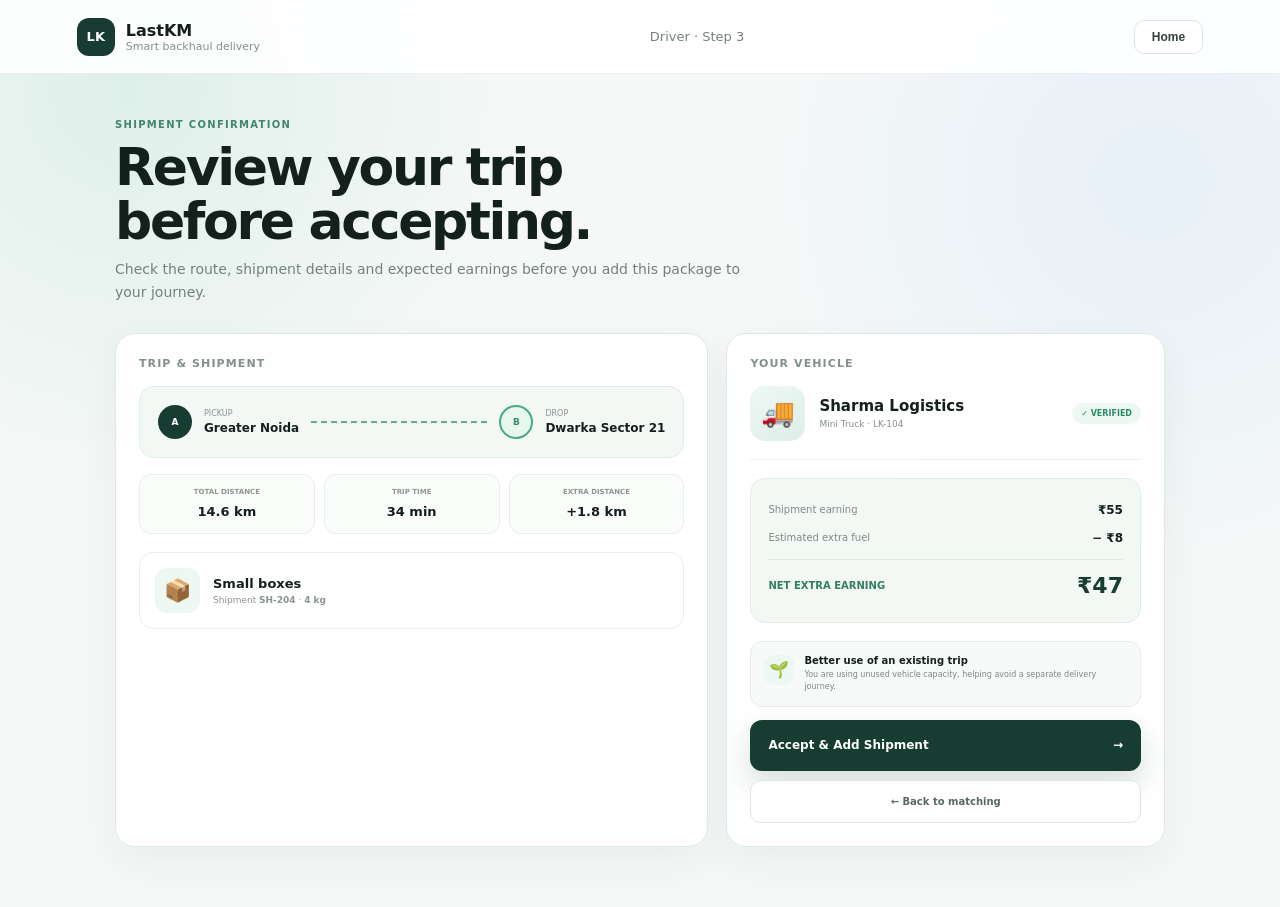
<file: driver-confirmation.html>
<!DOCTYPE html>
<html lang="en">
<head>
<meta charset="UTF-8">
<meta name="viewport" content="width=device-width, initial-scale=1.0">

<title>LastKM — Confirm Shipment</title>

<style>
*{
    margin:0;
    padding:0;
    box-sizing:border-box;
}

body{
    font-family:Inter,system-ui,-apple-system,BlinkMacSystemFont,"Segoe UI",sans-serif;
    min-height:100vh;
    background:
        radial-gradient(circle at 10% 10%,rgba(62,177,136,.12),transparent 28%),
        radial-gradient(circle at 90% 20%,rgba(70,145,255,.08),transparent 30%),
        #f5f8f7;
    color:#14201c;
}

.navbar{
    height:74px;
    display:flex;
    align-items:center;
    justify-content:space-between;
    padding:0 6%;
    background:rgba(255,255,255,.88);
    backdrop-filter:blur(16px);
    border-bottom:1px solid rgba(20,32,28,.07);
}

.brand{
    display:flex;
    align-items:center;
    gap:11px;
}

.brand-icon{
    width:38px;
    height:38px;
    display:flex;
    align-items:center;
    justify-content:center;
    border-radius:12px;
    background:#173c31;
    color:white;
    font-size:13px;
    font-weight:800;
}

.brand-name{
    font-size:16px;
    font-weight:800;
}

.brand-subtitle{
    color:#82908a;
    font-size:11px;
}

.step{
    color:#75817d;
    font-size:13px;
}

.home{
    padding:9px 17px;
    border:1px solid #dce5e1;
    border-radius:10px;
    background:white;
    color:#34423d;
    font-size:12px;
    font-weight:600;
    cursor:pointer;
}

.page{
    width:min(1050px,90%);
    margin:auto;
    padding:45px 0 60px;
}

.eyebrow{
    color:#43846d;
    font-size:10px;
    font-weight:800;
    letter-spacing:.13em;
    margin-bottom:10px;
}

h1{
    font-size:clamp(34px,5vw,52px);
    line-height:1.04;
    letter-spacing:-.045em;
    margin-bottom:10px;
}

.subtitle{
    color:#74817c;
    font-size:14px;
    line-height:1.6;
    max-width:650px;
}

.layout{
    display:grid;
    grid-template-columns:1.15fr .85fr;
    gap:18px;
    margin-top:30px;
}

.card{
    background:rgba(255,255,255,.94);
    border:1px solid #e0e9e5;
    border-radius:20px;
    padding:23px;
    box-shadow:0 15px 40px rgba(25,55,45,.055);
}

.card-title{
    font-size:11px;
    color:#82908a;
    font-weight:800;
    letter-spacing:.1em;
    margin-bottom:16px;
}

/* ROUTE */

.route-box{
    padding:18px;
    border-radius:15px;
    background:#f3f8f5;
    border:1px solid #e0eee8;
}

.route-row{
    display:flex;
    align-items:center;
    gap:12px;
}

.point{
    width:34px;
    height:34px;
    flex-shrink:0;
    display:flex;
    align-items:center;
    justify-content:center;
    border-radius:50%;
    background:#173c31;
    color:white;
    font-size:9px;
    font-weight:800;
}

.point.drop{
    background:#e8f6f0;
    color:#348c6b;
    border:2px solid #49a982;
}

.place{
    min-width:0;
}

.place span{
    display:block;
    color:#8a9691;
    font-size:8px;
    margin-bottom:3px;
}

.place strong{
    display:block;
    font-size:12px;
    white-space:nowrap;
    overflow:hidden;
    text-overflow:ellipsis;
}

.line{
    flex:1;
    height:2px;
    background:repeating-linear-gradient(
        90deg,
        #61ad8e 0 6px,
        transparent 6px 10px
    );
}

/* TRIP */

.trip-grid{
    display:grid;
    grid-template-columns:repeat(3,1fr);
    gap:9px;
    margin-top:16px;
}

.trip{
    padding:13px 9px;
    text-align:center;
    border:1px solid #e7eeeb;
    border-radius:12px;
    background:#fafcfa;
}

.trip span{
    display:block;
    color:#8c9792;
    font-size:7px;
    font-weight:700;
    margin-bottom:5px;
}

.trip strong{
    font-size:13px;
}

/* SHIPMENT */

.shipment{
    display:flex;
    align-items:center;
    gap:13px;
    margin-top:18px;
    padding:15px;
    border:1px solid #e6eeea;
    border-radius:14px;
}

.package-icon{
    width:45px;
    height:45px;
    display:flex;
    align-items:center;
    justify-content:center;
    border-radius:12px;
    background:#edf8f3;
    font-size:22px;
}

.shipment-info strong{
    display:block;
    font-size:13px;
}

.shipment-info span{
    display:block;
    color:#89958f;
    font-size:9px;
    margin-top:4px;
}

/* VEHICLE */

.vehicle{
    display:flex;
    align-items:center;
    gap:14px;
    padding-bottom:18px;
    border-bottom:1px solid #edf1ef;
}

.vehicle-icon{
    width:55px;
    height:55px;
    display:flex;
    align-items:center;
    justify-content:center;
    border-radius:15px;
    background:linear-gradient(145deg,#eef8f4,#dceee7);
    font-size:27px;
}

.vehicle-info strong{
    display:block;
    font-size:15px;
}

.vehicle-info span{
    display:block;
    color:#82908a;
    font-size:9px;
    margin-top:4px;
}

.verified{
    margin-left:auto;
    padding:6px 9px;
    border-radius:999px;
    background:#edf8f3;
    color:#2d8b69;
    font-size:8px;
    font-weight:800;
}

/* EARNING */

.earning-box{
    margin-top:18px;
    padding:17px;
    border-radius:15px;
    background:#f3f8f5;
    border:1px solid #deeee7;
}

.earning-row{
    display:flex;
    justify-content:space-between;
    align-items:center;
    padding:7px 0;
}

.earning-row span{
    color:#7f8b86;
    font-size:10px;
}

.earning-row strong{
    font-size:12px;
}

.earning-row.net{
    margin-top:7px;
    padding-top:13px;
    border-top:1px solid #dceae4;
}

.earning-row.net span{
    color:#317f63;
    font-weight:800;
}

.earning-row.net strong{
    color:#173c31;
    font-size:22px;
}

/* CONFIRM */

.confirm{
    margin-top:18px;
}

.note{
    display:flex;
    gap:10px;
    padding:13px;
    border-radius:12px;
    background:#f7faf8;
    border:1px solid #e5ede9;
    margin-bottom:13px;
}

.note-icon{
    width:30px;
    height:30px;
    flex-shrink:0;
    display:flex;
    align-items:center;
    justify-content:center;
    border-radius:9px;
    background:#edf8f3;
}

.note strong{
    display:block;
    font-size:10px;
}

.note p{
    color:#7d8984;
    font-size:8px;
    line-height:1.5;
    margin-top:3px;
}

.confirm-btn{
    width:100%;
    height:51px;
    border:none;
    border-radius:12px;
    background:#173c31;
    color:white;
    font-family:inherit;
    font-size:12px;
    font-weight:800;
    cursor:pointer;
    display:flex;
    align-items:center;
    justify-content:space-between;
    padding:0 18px;
    box-shadow:0 13px 28px rgba(23,60,49,.17);
    transition:.2s ease;
}

.confirm-btn:hover{
    transform:translateY(-2px);
}

.back{
    width:100%;
    height:43px;
    margin-top:9px;
    border:1px solid #dce5e1;
    border-radius:11px;
    background:white;
    color:#596861;
    font-family:inherit;
    font-size:10px;
    font-weight:700;
    cursor:pointer;
}

@media(max-width:800px){

    .layout{
        grid-template-columns:1fr;
    }

}

@media(max-width:600px){

    .navbar{
        padding:0 5%;
    }

    .step{
        display:none;
    }

    .page{
        width:92%;
        padding-top:32px;
    }

    .trip-grid{
        grid-template-columns:1fr 1fr 1fr;
    }

    .route-row{
        gap:7px;
    }

    .place strong{
        font-size:10px;
    }
}
</style>
</head>

<body>

<nav class="navbar">

    <div class="brand">

        <div class="brand-icon">
            LK
        </div>

        <div>
            <div class="brand-name">LastKM</div>
            <div class="brand-subtitle">
                Smart backhaul delivery
            </div>
        </div>

    </div>

    <div class="step">
        Driver · Step 3
    </div>

    <button class="home" id="homeBtn">
        Home
    </button>

</nav>


<main class="page">

    <div class="eyebrow">
        SHIPMENT CONFIRMATION
    </div>

    <h1>
        Review your trip<br>
        before accepting.
    </h1>

    <p class="subtitle">
        Check the route, shipment details and expected earnings
        before you add this package to your journey.
    </p>


    <div class="layout">

        <!-- LEFT -->

        <section class="card">

            <div class="card-title">
                TRIP & SHIPMENT
            </div>


            <div class="route-box">

                <div class="route-row">

                    <div class="point">
                        A
                    </div>

                    <div class="place">

                        <span>
                            PICKUP
                        </span>

                        <strong id="pickup">
                            Greater Noida
                        </strong>

                    </div>


                    <div class="line"></div>


                    <div class="point drop">
                        B
                    </div>

                    <div class="place">

                        <span>
                            DROP
                        </span>

                        <strong id="destination">
                            Dwarka Sector 21
                        </strong>

                    </div>

                </div>

            </div>


            <div class="trip-grid">

                <div class="trip">

                    <span>
                        TOTAL DISTANCE
                    </span>

                    <strong>
                        14.6 km
                    </strong>

                </div>


                <div class="trip">

                    <span>
                        TRIP TIME
                    </span>

                    <strong>
                        34 min
                    </strong>

                </div>


                <div class="trip">

                    <span>
                        EXTRA DISTANCE
                    </span>

                    <strong id="extraDistance">
                        +1.8 km
                    </strong>

                </div>

            </div>


            <div class="shipment">

                <div class="package-icon">
                    📦
                </div>

                <div class="shipment-info">

                    <strong id="packageName">
                        Small boxes
                    </strong>

                    <span>
                        Shipment <b id="shipmentId">SH-204</b>
                        · <b id="weight">4 kg</b>
                    </span>

                </div>

            </div>

        </section>


        <!-- RIGHT -->

        <section class="card">

            <div class="card-title">
                YOUR VEHICLE
            </div>


            <div class="vehicle">

                <div class="vehicle-icon">
                    🚚
                </div>

                <div class="vehicle-info">

                    <strong id="vehicleName">
                        Sharma Logistics
                    </strong>

                    <span id="vehicleType">
                        Mini Truck · LK-104
                    </span>

                </div>

                <div class="verified">
                    ✓ VERIFIED
                </div>

            </div>


            <div class="earning-box">

                <div class="earning-row">

                    <span>
                        Shipment earning
                    </span>

                    <strong id="earning">
                        ₹55
                    </strong>

                </div>


                <div class="earning-row">

                    <span>
                        Estimated extra fuel
                    </span>

                    <strong id="fuel">
                        − ₹8
                    </strong>

                </div>


                <div class="earning-row net">

                    <span>
                        NET EXTRA EARNING
                    </span>

                    <strong id="net">
                        ₹47
                    </strong>

                </div>

            </div>


            <div class="confirm">

                <div class="note">

                    <div class="note-icon">
                        🌱
                    </div>

                    <div>

                        <strong>
                            Better use of an existing trip
                        </strong>

                        <p>
                            You are using unused vehicle capacity,
                            helping avoid a separate delivery journey.
                        </p>

                    </div>

                </div>


                <button
                    class="confirm-btn"
                    id="confirmBtn">

                    <span>
                        Accept & Add Shipment
                    </span>

                    <span>
                        →
                    </span>

                </button>


                <button
                    class="back"
                    id="backBtn">

                    ← Back to matching

                </button>

            </div>

        </section>

    </div>

</main>


<script>

document.addEventListener("DOMContentLoaded", () => {

    const shipment =
        JSON.parse(
            localStorage.getItem(
                "lastkmDriverShipment"
            )
        ) || {};

    const vehicle =
        JSON.parse(
            localStorage.getItem(
                "lastkmVehicle"
            )
        ) || {};


    const pickup =
        shipment.pickup ||
        vehicle.currentLocation ||
        "Greater Noida";

    const destination =
        shipment.destination ||
        vehicle.destination ||
        "Dwarka Sector 21";


    document.getElementById("pickup")
        .textContent = pickup;

    document.getElementById("destination")
        .textContent = destination;


    document.getElementById("packageName")
        .textContent =
        shipment.package ||
        "Small boxes";


    document.getElementById("shipmentId")
        .textContent =
        shipment.id ||
        "SH-204";


    document.getElementById("weight")
        .textContent =
        `${shipment.weight || 4} kg`;


    document.getElementById("extraDistance")
        .textContent =
        `+${shipment.extraDistance || "1.8 km"}`;


    document.getElementById("vehicleName")
        .textContent =
        vehicle.ownerName ||
        vehicle.driverName ||
        "Sharma Logistics";


    document.getElementById("vehicleType")
        .textContent =
        `${vehicle.vehicleType || "Mini Truck"} · ${vehicle.vehicleId || "LK-104"}`;


    document.getElementById("earning")
        .textContent =
        `₹${shipment.earning || 55}`;


    document.getElementById("fuel")
        .textContent =
        `− ₹${shipment.fuelCost || 8}`;


    document.getElementById("net")
        .textContent =
        `₹${shipment.net || 47}`;


    document.getElementById("confirmBtn")
        .addEventListener("click", () => {

            const booking = {

                shipment: shipment,

                vehicle: vehicle,

                status:
                    "Accepted",

                acceptedAt:
                    new Date().toISOString(),

                earning:
                    shipment.earning || 55,

                fuelCost:
                    shipment.fuelCost || 8,

                netEarning:
                    shipment.net || 47

            };


            localStorage.setItem(
                "lastkmDriverBooking",
                JSON.stringify(booking)
            );


            window.location.href =
                "driver-tracking.html";

        });


    document.getElementById("backBtn")
        .addEventListener("click", () => {

            window.location.href =
                "driver-matching.html";

        });


    document.getElementById("homeBtn")
        .addEventListener("click", () => {

            window.location.href =
                "index.html";

        });

});

</script>

</body>
</html>
</file>
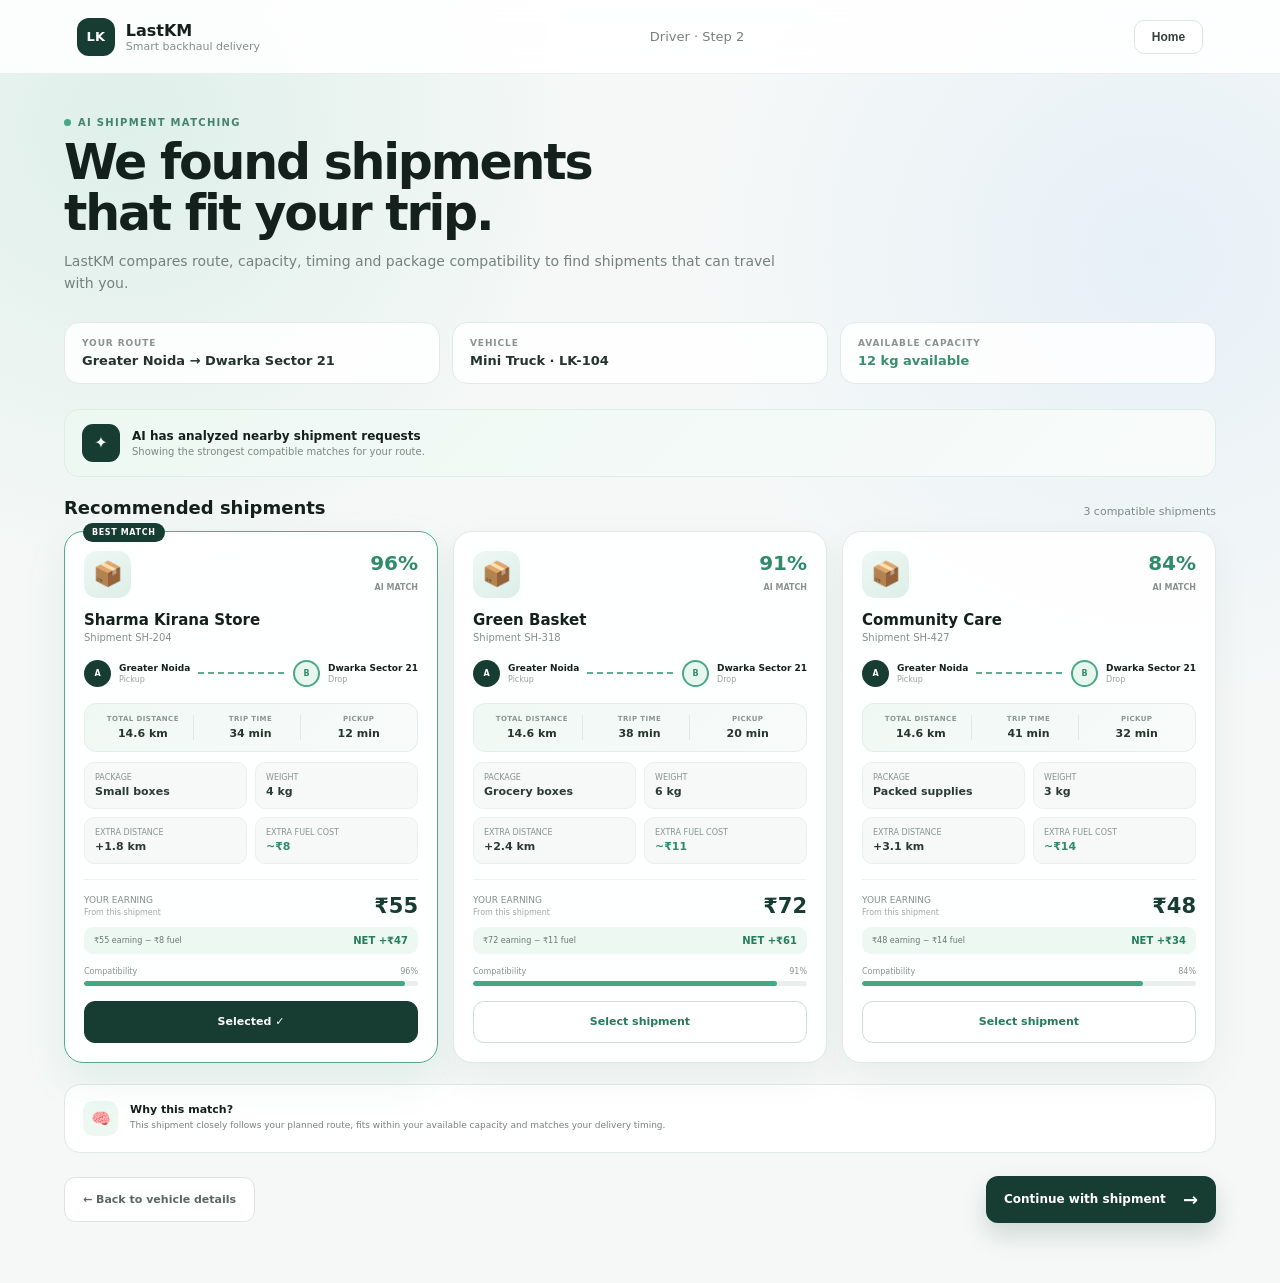
<file: driver-matching.html>
<!DOCTYPE html>
<html lang="en">
<head>
<meta charset="UTF-8">
<meta name="viewport" content="width=device-width, initial-scale=1.0">
<title>LastKM — Driver Matching</title>

<style>
*{margin:0;padding:0;box-sizing:border-box}

body{
    font-family:Inter,system-ui,-apple-system,BlinkMacSystemFont,"Segoe UI",sans-serif;
    min-height:100vh;
    background:
        radial-gradient(circle at 10% 10%,rgba(62,177,136,.12),transparent 28%),
        radial-gradient(circle at 90% 20%,rgba(70,145,255,.08),transparent 30%),
        #f5f8f7;
    color:#14201c;
}

.navbar{
    height:74px;
    display:flex;
    align-items:center;
    justify-content:space-between;
    padding:0 6%;
    background:rgba(255,255,255,.88);
    backdrop-filter:blur(16px);
    border-bottom:1px solid rgba(20,32,28,.07);
}

.brand{display:flex;align-items:center;gap:11px}

.brand-icon{
    width:38px;height:38px;
    display:flex;align-items:center;justify-content:center;
    border-radius:12px;
    background:#173c31;color:white;
    font-size:13px;font-weight:800;
}

.brand-name{font-size:16px;font-weight:800}
.brand-subtitle{color:#82908a;font-size:11px}
.step-text{color:#75817d;font-size:13px}

.home-btn{
    padding:9px 17px;
    border:1px solid #dce5e1;
    border-radius:10px;
    background:white;
    color:#34423d;
    font-size:12px;
    font-weight:600;
    cursor:pointer;
}

.page{
    width:min(1180px,90%);
    margin:auto;
    padding:43px 0 60px;
}

.eyebrow{
    display:flex;
    align-items:center;
    gap:7px;
    color:#43846d;
    font-size:10px;
    font-weight:800;
    letter-spacing:.13em;
    margin-bottom:10px;
}

.eyebrow-dot{
    width:7px;height:7px;
    border-radius:50%;
    background:#43a982;
}

h1{
    font-size:clamp(32px,4.5vw,49px);
    line-height:1.04;
    letter-spacing:-.045em;
    margin-bottom:10px;
}

.intro{
    color:#74817c;
    font-size:14px;
    line-height:1.6;
    max-width:720px;
}

.driver-summary{
    display:grid;
    grid-template-columns:1fr 1fr 1fr;
    gap:12px;
    margin:27px 0 25px;
}

.summary-card{
    padding:15px 17px;
    background:rgba(255,255,255,.88);
    border:1px solid #e1eae6;
    border-radius:15px;
}

.summary-label{
    display:block;
    color:#89958f;
    font-size:9px;
    letter-spacing:.1em;
    font-weight:800;
    margin-bottom:5px;
}

.summary-value{
    display:block;
    color:#24332d;
    font-size:13px;
    font-weight:700;
    white-space:nowrap;
    overflow:hidden;
    text-overflow:ellipsis;
}

.capacity-value{color:#398e6e}

.ai-status{
    display:flex;
    align-items:center;
    gap:12px;
    padding:14px 17px;
    margin-bottom:20px;
    border-radius:15px;
    background:linear-gradient(135deg,#edf8f3,#f8fbfa);
    border:1px solid #dceee6;
}

.ai-icon{
    width:38px;height:38px;
    flex-shrink:0;
    display:flex;
    align-items:center;
    justify-content:center;
    border-radius:11px;
    background:#173c31;
    color:white;
    font-size:16px;
}

.ai-status strong{display:block;font-size:12px}
.ai-status span{
    display:block;
    color:#7b8983;
    font-size:10px;
    margin-top:3px;
}

.match-header{
    display:flex;
    align-items:flex-end;
    justify-content:space-between;
    margin-bottom:13px;
}

.match-header h2{font-size:18px}
.match-count{color:#7d8984;font-size:11px}

.matches{
    display:grid;
    grid-template-columns:repeat(3,minmax(0,1fr));
    gap:15px;
}

.match-card{
    position:relative;
    background:rgba(255,255,255,.95);
    border:1px solid #e0e9e5;
    border-radius:19px;
    padding:19px;
    box-shadow:0 14px 38px rgba(25,55,45,.055);
    transition:.2s ease;
}

.match-card:hover{
    transform:translateY(-4px);
    box-shadow:0 20px 45px rgba(25,55,45,.09);
}

.match-card.best{
    border:1.5px solid #55aa89;
    box-shadow:0 17px 42px rgba(55,145,110,.11);
}

.recommended{
    position:absolute;
    top:-9px;
    left:18px;
    padding:5px 9px;
    border-radius:999px;
    background:#173c31;
    color:white;
    font-size:8px;
    font-weight:800;
    letter-spacing:.08em;
}

.vehicle-top{
    display:flex;
    align-items:flex-start;
    justify-content:space-between;
}

.vehicle-icon{
    width:47px;height:47px;
    display:flex;
    align-items:center;
    justify-content:center;
    border-radius:13px;
    background:linear-gradient(145deg,#eef8f4,#dceee7);
    font-size:24px;
}

.score{text-align:right}
.score-number{
    display:block;
    color:#318a69;
    font-size:20px;
    font-weight:800;
}

.score-label{
    color:#87938e;
    font-size:8px;
    font-weight:700;
}

.vehicle-name{
    margin-top:13px;
    font-size:15px;
}

.vehicle-type{
    color:#82908a;
    font-size:10px;
    margin-top:3px;
}

.route{
    display:flex;
    align-items:center;
    gap:8px;
    margin-top:17px;
}

.route-point{
    width:27px;height:27px;
    flex-shrink:0;
    display:flex;
    align-items:center;
    justify-content:center;
    border-radius:50%;
    background:#173c31;
    color:white;
    font-size:8px;
    font-weight:800;
}

.route-point.destination{
    background:#e8f6f0;
    color:#348c6b;
    border:2px solid #49a982;
}

.route-name{min-width:0}

.route-name strong{
    display:block;
    font-size:9px;
    max-width:105px;
    white-space:nowrap;
    overflow:hidden;
    text-overflow:ellipsis;
}

.route-name span{
    display:block;
    color:#9aa49f;
    font-size:8px;
    margin-top:2px;
}

.route-line{
    flex:1;
    height:2px;
    background:repeating-linear-gradient(
        90deg,#61ad8e 0 6px,transparent 6px 10px
    );
}

/* TRIP INFORMATION */

.trip-overview{
    display:grid;
    grid-template-columns:repeat(3,1fr);
    gap:7px;
    margin-top:16px;
    padding:11px 8px;
    border-radius:12px;
    background:linear-gradient(135deg,#f0f8f4,#f8fbfa);
    border:1px solid #e2eee9;
}

.trip-item{
    text-align:center;
    border-right:1px solid #dfeae5;
}

.trip-item:last-child{border-right:none}

.trip-item span{
    display:block;
    color:#8b9691;
    font-size:7px;
    font-weight:700;
    letter-spacing:.06em;
    margin-bottom:4px;
}

.trip-item strong{
    display:block;
    color:#26362f;
    font-size:11px;
}

/* DETAILS */

.metrics{
    display:grid;
    grid-template-columns:1fr 1fr;
    gap:8px;
    margin-top:10px;
}

.metric{
    padding:10px;
    border-radius:10px;
    background:#f6f9f7;
    border:1px solid #eaf0ed;
}

.metric span{
    display:block;
    color:#89958f;
    font-size:8px;
}

.metric strong{
    display:block;
    color:#2b3b34;
    font-size:11px;
    margin-top:3px;
}

.metric.green strong{color:#2e8c6b}

/* EARNING */

.earning{
    margin-top:15px;
    padding-top:14px;
    border-top:1px solid #edf1ef;
}

.earning-main{
    display:flex;
    align-items:center;
    justify-content:space-between;
}

.earning-label{
    color:#84908b;
    font-size:9px;
}

.earning-label small{
    display:block;
    color:#a0aaa5;
    font-size:8px;
    margin-top:3px;
}

.earning-amount{
    color:#173c31;
    font-size:21px;
    font-weight:800;
}

.earning-breakdown{
    display:flex;
    justify-content:space-between;
    align-items:center;
    margin-top:9px;
    padding:8px 10px;
    border-radius:9px;
    background:#edf8f3;
}

.earning-breakdown span{
    color:#687871;
    font-size:8px;
}

.net{
    color:#247d5e !important;
    font-size:10px !important;
    font-weight:800;
}

/* SCORE */

.score-bar{margin-top:13px}

.score-bar-top{
    display:flex;
    justify-content:space-between;
    margin-bottom:5px;
}

.score-bar-top span{
    color:#89958f;
    font-size:8px;
}

.bar{
    width:100%;
    height:5px;
    background:#e9efec;
    border-radius:10px;
    overflow:hidden;
}

.bar-fill{
    height:100%;
    background:#43a982;
    border-radius:10px;
}

.select-btn{
    width:100%;
    height:42px;
    margin-top:15px;
    border:1px solid #cfded8;
    border-radius:11px;
    background:white;
    color:#247b5d;
    font-family:inherit;
    font-size:11px;
    font-weight:800;
    cursor:pointer;
}

.match-card.selected .select-btn{
    background:#173c31;
    border-color:#173c31;
    color:white;
}

.explanation{
    margin-top:21px;
    padding:16px 18px;
    border-radius:16px;
    background:white;
    border:1px solid #e0e9e5;
    display:flex;
    align-items:center;
    gap:12px;
}

.explanation-icon{
    width:35px;height:35px;
    flex-shrink:0;
    display:flex;
    align-items:center;
    justify-content:center;
    border-radius:10px;
    background:#edf8f3;
}

.explanation strong{display:block;font-size:11px}

.explanation p{
    color:#77847e;
    font-size:9px;
    line-height:1.5;
    margin-top:3px;
}

.footer-actions{
    display:flex;
    align-items:center;
    justify-content:space-between;
    margin-top:23px;
}

.back-btn{
    height:45px;
    padding:0 18px;
    border:1px solid #dce5e1;
    border-radius:11px;
    background:white;
    color:#596861;
    font-family:inherit;
    font-size:11px;
    font-weight:700;
    cursor:pointer;
}

.continue-btn{
    min-width:230px;
    height:47px;
    padding:0 18px;
    border:none;
    border-radius:12px;
    background:#173c31;
    color:white;
    font-family:inherit;
    font-size:12px;
    font-weight:700;
    cursor:pointer;
    display:flex;
    align-items:center;
    justify-content:space-between;
    box-shadow:0 12px 25px rgba(23,60,49,.17);
}

.continue-arrow{font-size:18px}

@media(max-width:1050px){
    .matches{grid-template-columns:1fr 1fr}
}

@media(max-width:750px){
    .driver-summary{grid-template-columns:1fr}
    .matches{grid-template-columns:1fr}

    .footer-actions{
        flex-direction:column-reverse;
        gap:10px;
    }

    .back-btn,
    .continue-btn{
        width:100%;
    }
}

@media(max-width:600px){
    .navbar{padding:0 5%}
    .step-text{display:none}
    .page{width:92%;padding-top:32px}

    .match-header{
        align-items:flex-start;
        flex-direction:column;
        gap:4px;
    }
}
</style>
</head>

<body>

<nav class="navbar">

    <div class="brand">
        <div class="brand-icon">LK</div>

        <div>
            <div class="brand-name">LastKM</div>
            <div class="brand-subtitle">Smart backhaul delivery</div>
        </div>
    </div>

    <div class="step-text">Driver · Step 2</div>

    <button class="home-btn" id="homeBtn">
        Home
    </button>

</nav>


<main class="page">

    <div class="eyebrow">
        <span class="eyebrow-dot"></span>
        AI SHIPMENT MATCHING
    </div>

    <h1>
        We found shipments<br>
        that fit your trip.
    </h1>

    <p class="intro">
        LastKM compares route, capacity, timing and package
        compatibility to find shipments that can travel with you.
    </p>


    <section class="driver-summary">

        <div class="summary-card">
            <span class="summary-label">YOUR ROUTE</span>
            <span class="summary-value" id="driverRoute">
                Starting location → Destination
            </span>
        </div>

        <div class="summary-card">
            <span class="summary-label">VEHICLE</span>
            <span class="summary-value" id="driverVehicle">
                Mini Truck · LK-104
            </span>
        </div>

        <div class="summary-card">
            <span class="summary-label">AVAILABLE CAPACITY</span>
            <span class="summary-value capacity-value" id="driverCapacity">
                12 kg available
            </span>
        </div>

    </section>


    <div class="ai-status">

        <div class="ai-icon">✦</div>

        <div>
            <strong>AI has analyzed nearby shipment requests</strong>
            <span>
                Showing the strongest compatible matches for your route.
            </span>
        </div>

    </div>


    <div class="match-header">

        <h2>Recommended shipments</h2>

        <span class="match-count" id="matchCount">
            3 compatible shipments
        </span>

    </div>


    <section class="matches" id="matches"></section>


    <div class="explanation">

        <div class="explanation-icon">🧠</div>

        <div>
            <strong>Why this match?</strong>

            <p id="aiExplanation">
                This shipment closely follows your planned route,
                fits within your available capacity and matches
                your delivery timing.
            </p>
        </div>

    </div>


    <div class="footer-actions">

        <button class="back-btn" id="backBtn">
            ← Back to vehicle details
        </button>

        <button class="continue-btn" id="continueBtn">
            <span>Continue with shipment</span>
            <span class="continue-arrow">→</span>
        </button>

    </div>

</main>


<script>

document.addEventListener("DOMContentLoaded", () => {

    const vehicleData =
        JSON.parse(
            localStorage.getItem("lastkmVehicle")
        ) || {};

    const driverRoute =
        document.getElementById("driverRoute");

    const driverVehicle =
        document.getElementById("driverVehicle");

    const driverCapacity =
        document.getElementById("driverCapacity");

    const matches =
        document.getElementById("matches");

    const matchCount =
        document.getElementById("matchCount");

    const aiExplanation =
        document.getElementById("aiExplanation");


    const start =
        vehicleData.currentLocation ||
        "Greater Noida";

    const destination =
        vehicleData.destination ||
        "Dwarka Sector 21";

    const type =
        vehicleData.vehicleType ||
        "Mini Truck";

    const vehicleId =
        vehicleData.vehicleId ||
        "LK-104";

    const capacity =
        Number(vehicleData.availableCapacity) ||
        12;


    driverRoute.textContent =
        `${start} → ${destination}`;

    driverVehicle.textContent =
        `${type} · ${vehicleId}`;

    driverCapacity.textContent =
        `${capacity} kg available`;


    const shipments = [

        {
            id:"SH-204",
            sender:"Sharma Kirana Store",
            package:"Small boxes",
            weight:4,
            pickup:start,
            destination:destination,

            distance:"14.6 km",
            time:"34 min",
            pickupTime:"12 min",
            extraDistance:"1.8 km",

            fuelCost:8,
            earning:55,
            net:47,

            score:96
        },

        {
            id:"SH-318",
            sender:"Green Basket",
            package:"Grocery boxes",
            weight:6,
            pickup:start,
            destination:destination,

            distance:"14.6 km",
            time:"38 min",
            pickupTime:"20 min",
            extraDistance:"2.4 km",

            fuelCost:11,
            earning:72,
            net:61,

            score:91
        },

        {
            id:"SH-427",
            sender:"Community Care",
            package:"Packed supplies",
            weight:3,
            pickup:start,
            destination:destination,

            distance:"14.6 km",
            time:"41 min",
            pickupTime:"32 min",
            extraDistance:"3.1 km",

            fuelCost:14,
            earning:48,
            net:34,

            score:84
        },

        {
            id:"SH-509",
            sender:"Local Market",
            package:"Carton boxes",
            weight:8,
            pickup:start,
            destination:destination,

            distance:"14.6 km",
            time:"46 min",
            pickupTime:"42 min",
            extraDistance:"4.2 km",

            fuelCost:19,
            earning:88,
            net:69,

            score:76
        }

    ];


    const compatible =
        shipments
        .filter(item => item.weight <= capacity)
        .sort((a,b) => b.score - a.score)
        .slice(0,3);


    matchCount.textContent =
        `${compatible.length} compatible shipments`;


    function escapeHtml(value){

        return String(value)
            .replace(/&/g,"&amp;")
            .replace(/</g,"&lt;")
            .replace(/>/g,"&gt;")
            .replace(/"/g,"&quot;")
            .replace(/'/g,"&#039;");
    }


    function render(){

        matches.innerHTML = "";

        compatible.forEach((item,index) => {

            const card =
                document.createElement("article");

            card.className =
                "match-card" +
                (index === 0
                    ? " best selected"
                    : "");

            card.dataset.id = item.id;


            card.innerHTML = `

                ${
                    index === 0
                    ? `<div class="recommended">BEST MATCH</div>`
                    : ""
                }

                <div class="vehicle-top">

                    <div class="vehicle-icon">
                        📦
                    </div>

                    <div class="score">

                        <span class="score-number">
                            ${item.score}%
                        </span>

                        <span class="score-label">
                            AI MATCH
                        </span>

                    </div>

                </div>


                <h3 class="vehicle-name">
                    ${escapeHtml(item.sender)}
                </h3>

                <p class="vehicle-type">
                    Shipment ${item.id}
                </p>


                <div class="route">

                    <div class="route-point">
                        A
                    </div>

                    <div class="route-name">

                        <strong title="${escapeHtml(item.pickup)}">
                            ${escapeHtml(item.pickup)}
                        </strong>

                        <span>Pickup</span>

                    </div>

                    <div class="route-line"></div>

                    <div class="route-point destination">
                        B
                    </div>

                    <div class="route-name">

                        <strong title="${escapeHtml(item.destination)}">
                            ${escapeHtml(item.destination)}
                        </strong>

                        <span>Drop</span>

                    </div>

                </div>


                <div class="trip-overview">

                    <div class="trip-item">

                        <span>TOTAL DISTANCE</span>

                        <strong>
                            ${item.distance}
                        </strong>

                    </div>


                    <div class="trip-item">

                        <span>TRIP TIME</span>

                        <strong>
                            ${item.time}
                        </strong>

                    </div>


                    <div class="trip-item">

                        <span>PICKUP</span>

                        <strong>
                            ${item.pickupTime}
                        </strong>

                    </div>

                </div>


                <div class="metrics">

                    <div class="metric">

                        <span>PACKAGE</span>

                        <strong>
                            ${escapeHtml(item.package)}
                        </strong>

                    </div>


                    <div class="metric">

                        <span>WEIGHT</span>

                        <strong>
                            ${item.weight} kg
                        </strong>

                    </div>


                    <div class="metric">

                        <span>EXTRA DISTANCE</span>

                        <strong>
                            +${item.extraDistance}
                        </strong>

                    </div>


                    <div class="metric green">

                        <span>EXTRA FUEL COST</span>

                        <strong>
                            ~₹${item.fuelCost}
                        </strong>

                    </div>

                </div>


                <div class="earning">

                    <div class="earning-main">

                        <div class="earning-label">

                            YOUR EARNING

                            <small>
                                From this shipment
                            </small>

                        </div>

                        <div class="earning-amount">
                            ₹${item.earning}
                        </div>

                    </div>


                    <div class="earning-breakdown">

                        <span>
                            ₹${item.earning} earning − ₹${item.fuelCost} fuel
                        </span>

                        <span class="net">
                            NET +₹${item.net}
                        </span>

                    </div>

                </div>


                <div class="score-bar">

                    <div class="score-bar-top">

                        <span>
                            Compatibility
                        </span>

                        <span>
                            ${item.score}%
                        </span>

                    </div>

                    <div class="bar">

                        <div
                            class="bar-fill"
                            style="width:${item.score}%">
                        </div>

                    </div>

                </div>


                <button class="select-btn">

                    ${
                        index === 0
                        ? "Selected ✓"
                        : "Select shipment"
                    }

                </button>

            `;


            card
                .querySelector(".select-btn")
                .addEventListener(
                    "click",
                    () => selectShipment(item.id)
                );


            matches.appendChild(card);

        });

    }


    function selectShipment(id){

        document
            .querySelectorAll(".match-card")
            .forEach(card => {

                const selected =
                    card.dataset.id === id;

                card.classList.toggle(
                    "selected",
                    selected
                );

                const button =
                    card.querySelector(".select-btn");

                button.textContent =
                    selected
                    ? "Selected ✓"
                    : "Select shipment";

            });


        const selected =
            compatible.find(
                item => item.id === id
            );


        if(!selected) return;


        localStorage.setItem(
            "lastkmDriverShipment",
            JSON.stringify(selected)
        );


        aiExplanation.textContent =
            `This ${selected.score}% AI match adds only ${selected.extraDistance} to your trip. You earn ₹${selected.earning}, spend approximately ₹${selected.fuelCost} on the additional fuel, and keep about ₹${selected.net} as net extra earning.`;

    }


    render();


    if(compatible.length){

        localStorage.setItem(
            "lastkmDriverShipment",
            JSON.stringify(compatible[0])
        );

    }


    document
        .getElementById("continueBtn")
        .addEventListener("click",() => {

            const selected =
                localStorage.getItem(
                    "lastkmDriverShipment"
                );

            if(!selected){

                alert(
                    "Please select a shipment first."
                );

                return;
            }

            window.location.href =
                "driver-confirmation.html";

        });


    document
        .getElementById("backBtn")
        .addEventListener("click",() => {

            window.location.href =
                "vehicle.html";

        });


    document
        .getElementById("homeBtn")
        .addEventListener("click",() => {

            window.location.href =
                "index.html";

        });

});

</script>

</body>
</html>
</file>
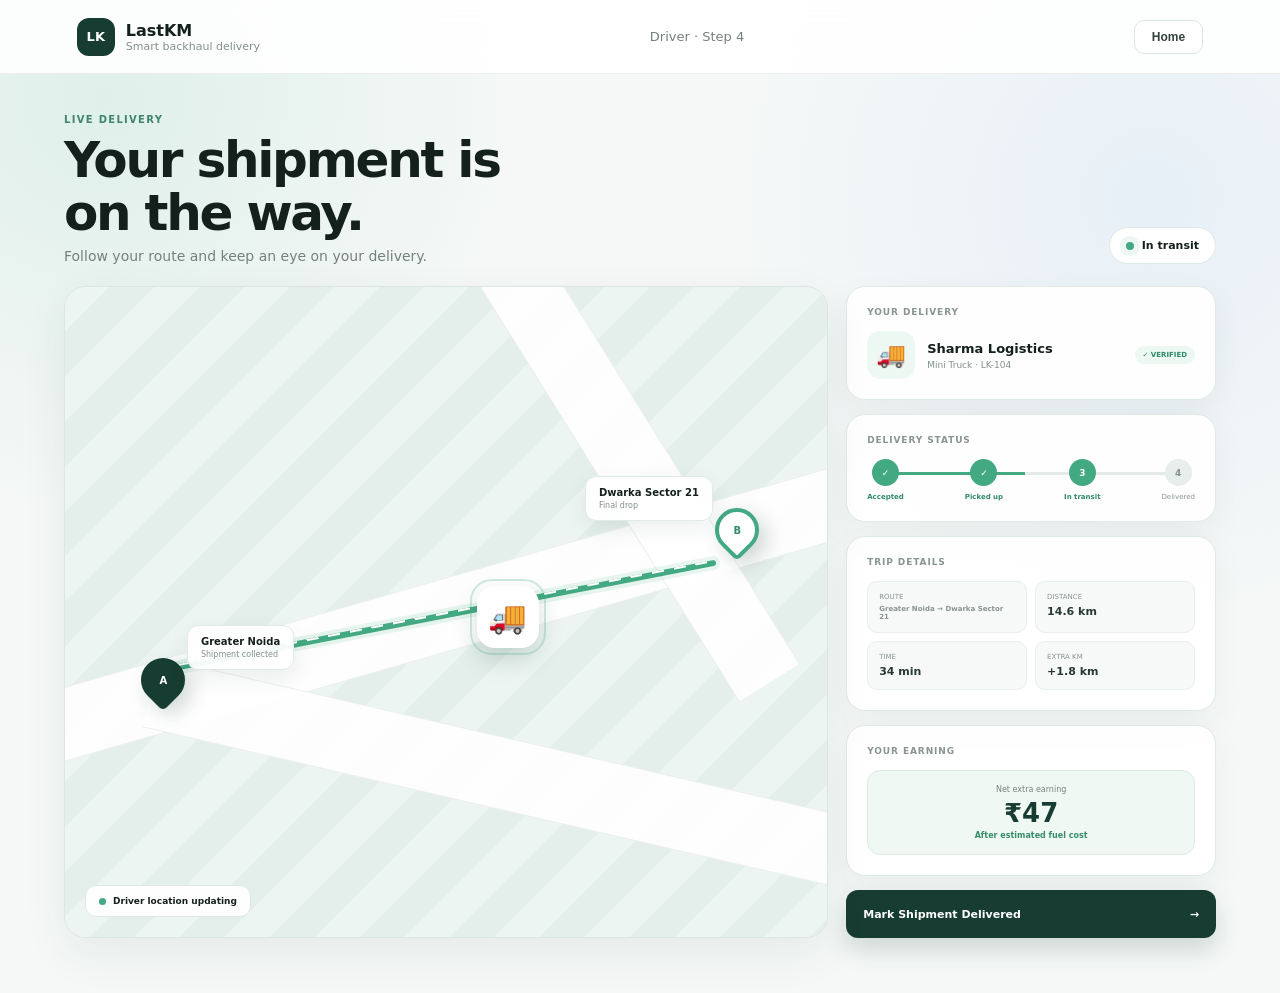
<file: driver-tracking.html>
<!DOCTYPE html>
<html lang="en">
<head>
<meta charset="UTF-8">
<meta name="viewport" content="width=device-width, initial-scale=1.0">
<title>LastKM — Driver Tracking</title>

<style>
*{
    margin:0;
    padding:0;
    box-sizing:border-box;
}

body{
    font-family:Inter,system-ui,-apple-system,BlinkMacSystemFont,"Segoe UI",sans-serif;
    min-height:100vh;
    background:
        radial-gradient(circle at 8% 10%,rgba(62,177,136,.12),transparent 28%),
        radial-gradient(circle at 90% 20%,rgba(70,145,255,.08),transparent 30%),
        #f5f8f7;
    color:#14201c;
}

.navbar{
    height:74px;
    display:flex;
    align-items:center;
    justify-content:space-between;
    padding:0 6%;
    background:rgba(255,255,255,.88);
    backdrop-filter:blur(16px);
    border-bottom:1px solid rgba(20,32,28,.07);
}

.brand{
    display:flex;
    align-items:center;
    gap:11px;
}

.brand-icon{
    width:38px;
    height:38px;
    display:flex;
    align-items:center;
    justify-content:center;
    border-radius:12px;
    background:#173c31;
    color:#fff;
    font-size:13px;
    font-weight:800;
}

.brand-name{
    font-size:16px;
    font-weight:800;
}

.brand-subtitle{
    color:#82908a;
    font-size:11px;
}

.step{
    color:#75817d;
    font-size:13px;
}

.home{
    padding:9px 17px;
    border:1px solid #dce5e1;
    border-radius:10px;
    background:#fff;
    color:#34423d;
    font-size:12px;
    font-weight:600;
    cursor:pointer;
}

.page{
    width:min(1180px,90%);
    margin:auto;
    padding:40px 0 55px;
}

.top{
    display:flex;
    align-items:flex-end;
    justify-content:space-between;
    margin-bottom:22px;
}

.eyebrow{
    color:#43846d;
    font-size:10px;
    font-weight:800;
    letter-spacing:.13em;
    margin-bottom:9px;
}

h1{
    font-size:clamp(32px,4.5vw,50px);
    line-height:1.05;
    letter-spacing:-.045em;
}

.subtitle{
    color:#74817c;
    font-size:14px;
    margin-top:9px;
}

.status{
    display:flex;
    align-items:center;
    gap:8px;
    padding:11px 16px;
    background:#fff;
    border:1px solid #dfe9e4;
    border-radius:999px;
    font-size:11px;
    font-weight:800;
}

.status-dot{
    width:8px;
    height:8px;
    border-radius:50%;
    background:#43a982;
    box-shadow:0 0 0 6px rgba(67,169,130,.1);
}

/* MAIN */

.layout{
    display:grid;
    grid-template-columns:1.55fr .75fr;
    gap:18px;
}

.map-card{
    min-height:590px;
    overflow:hidden;
    position:relative;
    background:#eaf3f0;
    border:1px solid #dce7e2;
    border-radius:22px;
    box-shadow:0 16px 45px rgba(25,55,45,.07);
}

/* MAP */

.map{
    position:absolute;
    inset:0;
    overflow:hidden;
    background:
        linear-gradient(135deg,#edf5f2 25%,#e4efeb 25%,#e4efeb 50%,#edf5f2 50%,#edf5f2 75%,#e4efeb 75%);
    background-size:90px 90px;
}

.road{
    position:absolute;
    height:72px;
    background:rgba(255,255,255,.88);
    transform:rotate(-16deg);
    border-top:1px solid rgba(150,170,162,.18);
    border-bottom:1px solid rgba(150,170,162,.18);
}

.road.one{
    width:115%;
    left:-8%;
    top:45%;
}

.road.two{
    width:100%;
    left:10%;
    top:70%;
    transform:rotate(13deg);
}

.road.three{
    width:75%;
    left:35%;
    top:18%;
    transform:rotate(58deg);
}

.route-line{
    position:absolute;
    height:6px;
    width:72%;
    left:14%;
    top:50%;
    transform:rotate(-11deg);
    background:#43a982;
    border-radius:10px;
    box-shadow:0 0 0 4px rgba(67,169,130,.12);
}

.route-dash{
    position:absolute;
    width:72%;
    left:14%;
    top:50%;
    transform:rotate(-11deg);
    height:2px;
    background:repeating-linear-gradient(
        90deg,
        #fff 0 12px,
        transparent 12px 22px
    );
    z-index:2;
}

.marker{
    position:absolute;
    width:44px;
    height:44px;
    display:flex;
    align-items:center;
    justify-content:center;
    border-radius:50% 50% 50% 5px;
    transform:rotate(-45deg);
    background:#173c31;
    color:#fff;
    box-shadow:0 10px 20px rgba(23,60,49,.2);
    z-index:5;
}

.marker span{
    transform:rotate(45deg);
    font-size:10px;
    font-weight:800;
}

.pickup-marker{
    left:10%;
    top:57%;
}

.drop-marker{
    right:9%;
    top:34%;
    background:#fff;
    color:#348c6b;
    border:4px solid #43a982;
}

.truck{
    position:absolute;
    left:54%;
    top:46%;
    width:62px;
    height:62px;
    display:flex;
    align-items:center;
    justify-content:center;
    border-radius:18px;
    background:#fff;
    box-shadow:0 12px 25px rgba(30,70,55,.18);
    z-index:8;
    font-size:31px;
    transition:left 1.5s ease,top 1.5s ease;
}

.truck::after{
    content:"";
    position:absolute;
    inset:-7px;
    border:2px solid rgba(67,169,130,.25);
    border-radius:22px;
    animation:pulse 2s infinite;
}

@keyframes pulse{
    0%{transform:scale(.9);opacity:.7}
    70%{transform:scale(1.25);opacity:0}
    100%{transform:scale(1.25);opacity:0}
}

.map-label{
    position:absolute;
    padding:10px 13px;
    background:rgba(255,255,255,.94);
    border:1px solid #e1eae6;
    border-radius:11px;
    box-shadow:0 8px 22px rgba(25,55,45,.08);
    z-index:7;
}

.map-label strong{
    display:block;
    font-size:10px;
}

.map-label span{
    display:block;
    color:#84908b;
    font-size:8px;
    margin-top:3px;
}

.pickup-label{
    left:16%;
    top:52%;
}

.drop-label{
    right:15%;
    top:29%;
}

.live-badge{
    position:absolute;
    left:20px;
    bottom:20px;
    display:flex;
    align-items:center;
    gap:7px;
    padding:10px 13px;
    background:rgba(255,255,255,.95);
    border:1px solid #dfe9e4;
    border-radius:11px;
    font-size:9px;
    font-weight:700;
    z-index:10;
}

.live-dot{
    width:7px;
    height:7px;
    border-radius:50%;
    background:#43a982;
}

/* RIGHT */

.side{
    display:flex;
    flex-direction:column;
    gap:14px;
}

.card{
    background:rgba(255,255,255,.94);
    border:1px solid #e0e9e5;
    border-radius:19px;
    padding:20px;
    box-shadow:0 13px 35px rgba(25,55,45,.055);
}

.card-title{
    color:#89958f;
    font-size:9px;
    font-weight:800;
    letter-spacing:.1em;
    margin-bottom:14px;
}

.driver{
    display:flex;
    align-items:center;
    gap:12px;
}

.driver-icon{
    width:48px;
    height:48px;
    display:flex;
    align-items:center;
    justify-content:center;
    border-radius:14px;
    background:#edf8f3;
    font-size:24px;
}

.driver-info strong{
    display:block;
    font-size:13px;
}

.driver-info span{
    display:block;
    color:#82908a;
    font-size:9px;
    margin-top:4px;
}

.verified{
    margin-left:auto;
    padding:5px 8px;
    border-radius:999px;
    background:#edf8f3;
    color:#2e8a68;
    font-size:7px;
    font-weight:800;
}

/* PROGRESS */

.progress{
    display:flex;
    align-items:center;
    justify-content:space-between;
    position:relative;
    margin-top:4px;
}

.progress::before{
    content:"";
    position:absolute;
    left:8%;
    right:8%;
    top:13px;
    height:3px;
    background:#e4ebe8;
    z-index:0;
}

.progress-fill{
    position:absolute;
    left:8%;
    width:40%;
    top:13px;
    height:3px;
    background:#43a982;
    z-index:1;
}

.step-item{
    position:relative;
    z-index:2;
    text-align:center;
}

.circle{
    width:27px;
    height:27px;
    display:flex;
    align-items:center;
    justify-content:center;
    margin:auto;
    border-radius:50%;
    background:#e7eeeb;
    color:#84908b;
    font-size:9px;
    font-weight:800;
}

.step-item.active .circle,
.step-item.done .circle{
    background:#43a982;
    color:#fff;
}

.step-item span{
    display:block;
    color:#89958f;
    font-size:7px;
    margin-top:7px;
}

.step-item.active span,
.step-item.done span{
    color:#318a69;
    font-weight:700;
}

/* DETAILS */

.detail-grid{
    display:grid;
    grid-template-columns:1fr 1fr;
    gap:8px;
}

.detail{
    padding:11px;
    border-radius:10px;
    background:#f6f9f7;
    border:1px solid #e8efec;
}

.detail span{
    display:block;
    color:#89958f;
    font-size:7px;
}

.detail strong{
    display:block;
    color:#293a33;
    font-size:11px;
    margin-top:4px;
}

/* EARNING */

.earning{
    padding:14px;
    border-radius:13px;
    background:#f0f8f4;
    border:1px solid #dcece5;
    text-align:center;
}

.earning span{
    display:block;
    color:#75847d;
    font-size:8px;
}

.earning strong{
    display:block;
    color:#173c31;
    font-size:26px;
    margin-top:4px;
}

.earning small{
    display:block;
    color:#378d6b;
    font-size:8px;
    font-weight:700;
    margin-top:3px;
}

/* BUTTON */

.complete-btn{
    width:100%;
    height:48px;
    border:none;
    border-radius:12px;
    background:#173c31;
    color:white;
    font-family:inherit;
    font-size:11px;
    font-weight:800;
    cursor:pointer;
    display:flex;
    align-items:center;
    justify-content:space-between;
    padding:0 17px;
    box-shadow:0 12px 25px rgba(23,60,49,.17);
    transition:.2s ease;
}

.complete-btn:hover{
    transform:translateY(-2px);
}

@media(max-width:900px){
    .layout{
        grid-template-columns:1fr;
    }

    .map-card{
        min-height:500px;
    }
}

@media(max-width:600px){
    .navbar{
        padding:0 5%;
    }

    .step{
        display:none;
    }

    .page{
        width:92%;
        padding-top:30px;
    }

    .top{
        align-items:flex-start;
        flex-direction:column;
        gap:15px;
    }

    .map-card{
        min-height:430px;
    }
}
</style>
</head>

<body>

<nav class="navbar">

    <div class="brand">

        <div class="brand-icon">
            LK
        </div>

        <div>
            <div class="brand-name">LastKM</div>
            <div class="brand-subtitle">
                Smart backhaul delivery
            </div>
        </div>

    </div>

    <div class="step">
        Driver · Step 4
    </div>

    <button class="home" id="homeBtn">
        Home
    </button>

</nav>


<main class="page">

    <div class="top">

        <div>

            <div class="eyebrow">
                LIVE DELIVERY
            </div>

            <h1>
                Your shipment is<br>
                on the way.
            </h1>

            <p class="subtitle">
                Follow your route and keep an eye on your delivery.
            </p>

        </div>


        <div class="status">
            <span class="status-dot"></span>
            In transit
        </div>

    </div>


    <div class="layout">


        <!-- MAP -->

        <section class="map-card">

            <div class="map">

                <div class="road one"></div>
                <div class="road two"></div>
                <div class="road three"></div>

                <div class="route-line"></div>
                <div class="route-dash"></div>


                <div class="marker pickup-marker">
                    <span>A</span>
                </div>


                <div class="marker drop-marker">
                    <span>B</span>
                </div>


                <div class="map-label pickup-label">

                    <strong id="pickupLabel">
                        Pickup
                    </strong>

                    <span>
                        Shipment collected
                    </span>

                </div>


                <div class="map-label drop-label">

                    <strong id="dropLabel">
                        Destination
                    </strong>

                    <span>
                        Final drop
                    </span>

                </div>


                <div class="truck" id="truck">
                    🚚
                </div>


                <div class="live-badge">

                    <span class="live-dot"></span>

                    Driver location updating

                </div>

            </div>

        </section>


        <!-- SIDE -->

        <aside class="side">


            <!-- VEHICLE -->

            <section class="card">

                <div class="card-title">
                    YOUR DELIVERY
                </div>


                <div class="driver">

                    <div class="driver-icon">
                        🚚
                    </div>


                    <div class="driver-info">

                        <strong id="driverName">
                            Sharma Logistics
                        </strong>

                        <span id="vehicleInfo">
                            Mini Truck · LK-104
                        </span>

                    </div>


                    <div class="verified">
                        ✓ VERIFIED
                    </div>

                </div>

            </section>


            <!-- PROGRESS -->

            <section class="card">

                <div class="card-title">
                    DELIVERY STATUS
                </div>


                <div class="progress">

                    <div class="progress-fill"></div>


                    <div class="step-item done">

                        <div class="circle">
                            ✓
                        </div>

                        <span>
                            Accepted
                        </span>

                    </div>


                    <div class="step-item done">

                        <div class="circle">
                            ✓
                        </div>

                        <span>
                            Picked up
                        </span>

                    </div>


                    <div class="step-item active">

                        <div class="circle">
                            3
                        </div>

                        <span>
                            In transit
                        </span>

                    </div>


                    <div class="step-item">

                        <div class="circle">
                            4
                        </div>

                        <span>
                            Delivered
                        </span>

                    </div>

                </div>

            </section>


            <!-- TRIP -->

            <section class="card">

                <div class="card-title">
                    TRIP DETAILS
                </div>


                <div class="detail-grid">

                    <div class="detail">

                        <span>
                            ROUTE
                        </span>

                        <strong>
                            <span id="routeText">
                                Active route
                            </span>
                        </strong>

                    </div>


                    <div class="detail">

                        <span>
                            DISTANCE
                        </span>

                        <strong>
                            14.6 km
                        </strong>

                    </div>


                    <div class="detail">

                        <span>
                            TIME
                        </span>

                        <strong>
                            34 min
                        </strong>

                    </div>


                    <div class="detail">

                        <span>
                            EXTRA KM
                        </span>

                        <strong>
                            +1.8 km
                        </strong>

                    </div>

                </div>

            </section>


            <!-- EARNING -->

            <section class="card">

                <div class="card-title">
                    YOUR EARNING
                </div>


                <div class="earning">

                    <span>
                        Net extra earning
                    </span>

                    <strong id="netEarning">
                        ₹47
                    </strong>

                    <small>
                        After estimated fuel cost
                    </small>

                </div>

            </section>


            <!-- COMPLETE -->

            <button
                class="complete-btn"
                id="completeBtn">

                <span>
                    Mark Shipment Delivered
                </span>

                <span>
                    →
                </span>

            </button>


        </aside>

    </div>

</main>


<script>

document.addEventListener("DOMContentLoaded", () => {

    const booking =
        JSON.parse(
            localStorage.getItem(
                "lastkmDriverBooking"
            )
        ) || {};

    const shipment =
        booking.shipment || {};

    const vehicle =
        booking.vehicle || {};


    const pickup =
        shipment.pickup ||
        vehicle.currentLocation ||
        "Greater Noida";

    const destination =
        shipment.destination ||
        vehicle.destination ||
        "Dwarka Sector 21";


    document.getElementById("pickupLabel")
        .textContent = pickup;

    document.getElementById("dropLabel")
        .textContent = destination;

    document.getElementById("routeText")
        .textContent =
        `${pickup} → ${destination}`;

    document.getElementById("driverName")
        .textContent =
        vehicle.ownerName ||
        vehicle.driverName ||
        "Sharma Logistics";

    document.getElementById("vehicleInfo")
        .textContent =
        `${vehicle.vehicleType || "Mini Truck"} · ${vehicle.vehicleId || "LK-104"}`;

    document.getElementById("netEarning")
        .textContent =
        `₹${booking.netEarning || shipment.net || 47}`;


    /* TRUCK MOVEMENT */

    const truck =
        document.getElementById("truck");

    let position = 0;

    setInterval(() => {

        position++;

        if(position === 1){

            truck.style.left = "63%";
            truck.style.top = "44%";

        }
        else if(position === 2){

            truck.style.left = "72%";
            truck.style.top = "40%";

        }
        else{

            truck.style.left = "54%";
            truck.style.top = "46%";

            position = 0;

        }

    },4500);


    /* COMPLETE */

    document
        .getElementById("completeBtn")
        .addEventListener("click",() => {

            const delivery = {

                ...booking,

                status:"Delivered",

                deliveredAt:
                    new Date().toISOString()

            };


            localStorage.setItem(
                "lastkmDriverBooking",
                JSON.stringify(delivery)
            );


            window.location.href =
                "driver-complete.html";

        });


    /* HOME */

    document
        .getElementById("homeBtn")
        .addEventListener("click",() => {

            window.location.href =
                "index.html";

        });

});

</script>

</body>
</html>
</file>
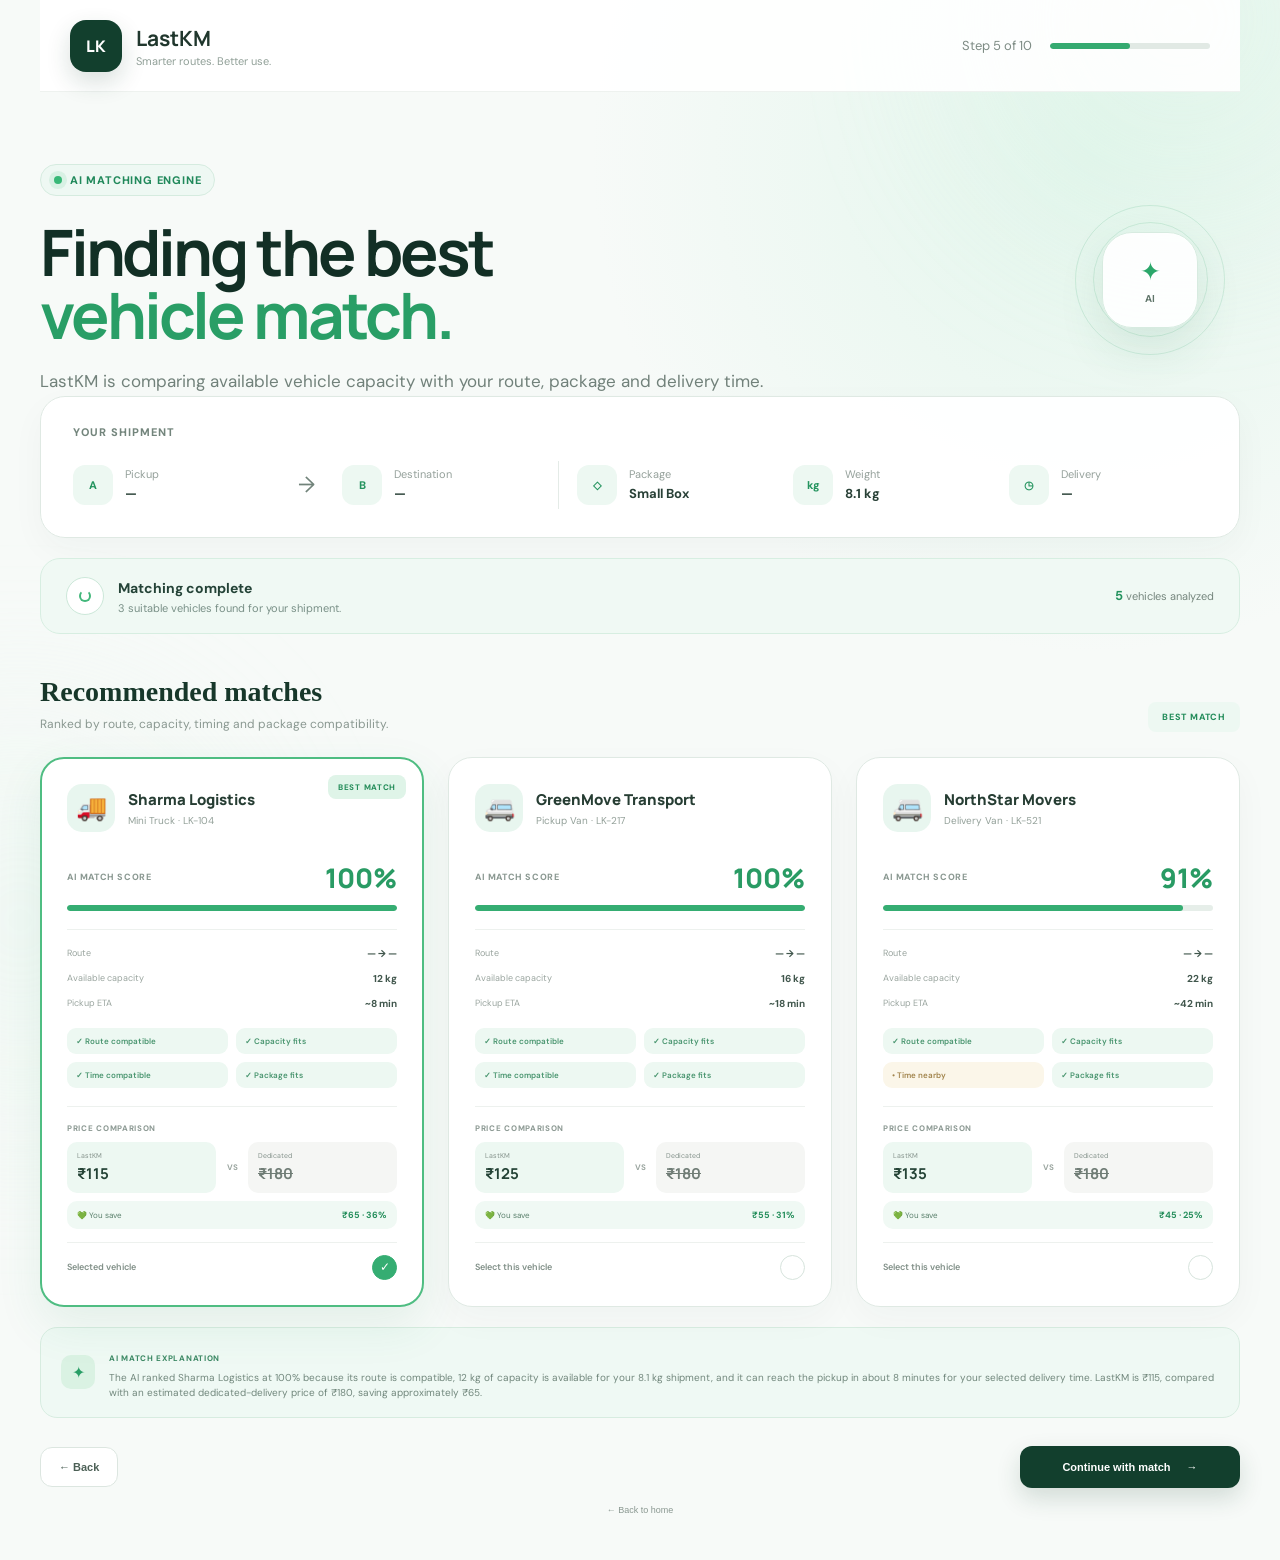
<file: matching.html>
<!DOCTYPE html>
<html lang="en">

<head>

    <meta charset="UTF-8">

    <meta
        name="viewport"
        content="width=device-width, initial-scale=1.0"
    >

    <title>Vehicle Matching — LastKM</title>

    <link rel="preconnect" href="https://fonts.googleapis.com">

    <link
        rel="preconnect"
        href="https://fonts.gstatic.com"
        crossorigin
    >

    <link
        href="https://fonts.googleapis.com/css2?family=DM+Sans:wght@400;500;600;700&family=Manrope:wght@600;700;800&display=swap"
        rel="stylesheet"
    >

    <link
        rel="stylesheet"
        href="matching.css"
    >

</head>


<body>


<!-- BACKGROUND -->

<div class="bg-glow glow-one"></div>
<div class="bg-glow glow-two"></div>


<!-- NAVBAR -->

<header class="navbar">

    <a
        href="index.html"
        class="brand"
    >

        <div class="brand-logo">
            LK
        </div>

        <div class="brand-copy">

            <strong>
                LastKM
            </strong>

            <span>
                Smarter routes. Better use.
            </span>

        </div>

    </a>


    <div class="progress">

        <span>
            Step 5 of 10
        </span>

        <div class="progress-track">

            <div class="progress-fill"></div>

        </div>

    </div>

</header>



<!-- MAIN -->

<main class="main-container">


    <!-- HERO -->

    <section class="hero">

        <div>

            <div class="eyebrow">

                <span class="eyebrow-dot"></span>

                AI MATCHING ENGINE

            </div>


            <h1>

                Finding the best
                <span>vehicle match.</span>

            </h1>


            <p>

                LastKM is comparing available vehicle capacity
                with your route, package and delivery time.

            </p>

        </div>


        <div class="ai-orb">

            <div class="ai-ring ring-one"></div>
            <div class="ai-ring ring-two"></div>

            <div class="ai-core">

                <span>✦</span>

                <small>
                    AI
                </small>

            </div>

        </div>

    </section>



    <!-- SHIPMENT SUMMARY -->

    <section class="shipment-summary">

        <div class="summary-title">
            YOUR SHIPMENT
        </div>


        <div class="summary-grid">


            <div class="summary-item">

                <div class="summary-icon">
                    A
                </div>

                <div>

                    <span>
                        Pickup
                    </span>

                    <strong id="pickupValue">
                        —
                    </strong>

                </div>

            </div>


            <div class="summary-arrow">
                →
            </div>


            <div class="summary-item">

                <div class="summary-icon">
                    B
                </div>

                <div>

                    <span>
                        Destination
                    </span>

                    <strong id="destinationValue">
                        —
                    </strong>

                </div>

            </div>


            <div class="summary-divider"></div>


            <div class="summary-item">

                <div class="summary-icon">
                    ◇
                </div>

                <div>

                    <span>
                        Package
                    </span>

                    <strong id="packageValue">
                        —
                    </strong>

                </div>

            </div>


            <div class="summary-item">

                <div class="summary-icon">
                    kg
                </div>

                <div>

                    <span>
                        Weight
                    </span>

                    <strong id="weightValue">
                        —
                    </strong>

                </div>

            </div>


            <div class="summary-item">

                <div class="summary-icon">
                    ◷
                </div>

                <div>

                    <span>
                        Delivery
                    </span>

                    <strong id="timeValue">
                        —
                    </strong>

                </div>

            </div>


        </div>

    </section>



    <!-- MATCHING STATUS -->

    <section class="matching-status">

        <div class="status-left">

            <div class="status-icon">

                <span></span>

            </div>


            <div>

                <strong>
                    Matching complete
                </strong>

                <p id="statusText">
                    Finding suitable vehicles for your shipment.
                </p>

            </div>

        </div>


        <div class="analyzed">

            <strong>
                5
            </strong>

            vehicles analyzed

        </div>

    </section>



    <!-- MATCH TITLE -->

    <section class="matches-heading">

        <div>

            <h2>
                Recommended matches
            </h2>

            <p>
                Ranked by route, capacity, timing and package compatibility.
            </p>

        </div>


        <div class="best-label">
            BEST MATCH
        </div>

    </section>



    <!-- MATCH CARDS -->

    <section
        class="matches-grid"
        id="matchesGrid"
    >

        <!-- JavaScript inserts cards -->

    </section>



    <!-- AI EXPLANATION -->

    <section
        class="ai-explanation"
        id="aiExplanation"
    >

        <div class="explanation-icon">
            ✦
        </div>

        <div class="explanation-content">

            <span>
                AI MATCH EXPLANATION
            </span>

            <p id="explanationText">
                The AI recommendation will appear here.
            </p>

        </div>

    </section>



    <!-- ACTIONS -->

    <div class="bottom-actions">

        <button
            class="back-button"
            id="backButton"
        >
            ← Back
        </button>


        <button
            class="continue-button"
            id="continueButton"
        >

            <span>
                Continue with match
            </span>

            <span>
                →
            </span>

        </button>

    </div>



    <button
        class="back-home"
        id="homeButton"
    >

        ←
        <span>
            Back to home
        </span>

    </button>


</main>



<script src="matching.js"></script>

</body>

</html>
</file>
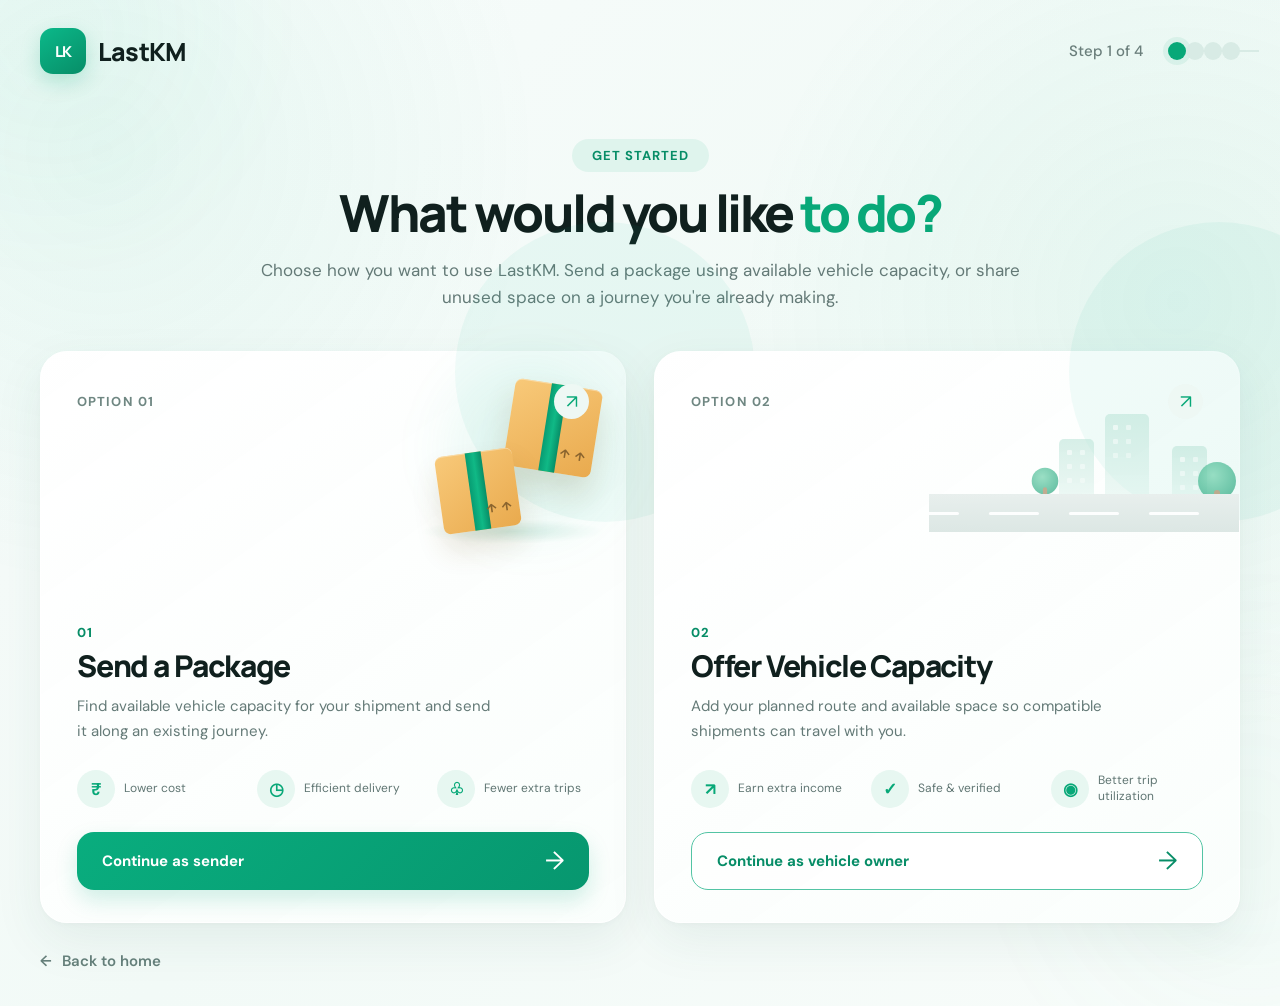
<file: role.html>
<!DOCTYPE html>
<html lang="en">
<head>
    <meta charset="UTF-8">
    <meta name="viewport" content="width=device-width, initial-scale=1.0">

    <title>Choose Your Role — LastKM</title>

    <link rel="preconnect" href="https://fonts.googleapis.com">
    <link rel="preconnect" href="https://fonts.gstatic.com" crossorigin>

    <link
        href="https://fonts.googleapis.com/css2?family=DM+Sans:wght@400;500;600;700&family=Manrope:wght@600;700;800&display=swap"
        rel="stylesheet"
    >

    <link rel="stylesheet" href="role.css">
</head>

<body>

    <!-- Background -->
    <div class="bg-glow glow-one"></div>
    <div class="bg-glow glow-two"></div>


    <!-- NAVBAR -->

    <header class="navbar">

        <a href="index.html" class="brand">

            <div class="brand-logo">
                LK
            </div>

            <span>LastKM</span>

        </a>


        <div class="progress">

            <span class="progress-text">
                Step 1 of 4
            </span>

            <div class="progress-line">

                <span class="progress-active"></span>
                <span></span>
                <span></span>
                <span></span>

            </div>

        </div>

    </header>


    <!-- MAIN -->

    <main class="main-container">


        <!-- PAGE HEADING -->

        <section class="page-heading">

            <div class="heading-label">
                GET STARTED
            </div>

            <h1>
                What would you like
                <span>to do?</span>
            </h1>

            <p>
                Choose how you want to use LastKM.
                Send a package using available vehicle capacity,
                or share unused space on a journey you're already making.
            </p>

        </section>


        <!-- ROLE CARDS -->

        <section class="role-grid">


            <!-- =========================
                 SENDER CARD
            ========================== -->

            <article class="role-card sender-card" id="senderCard">

                <div class="card-top">

                    <div class="option-label">
                        OPTION 01
                    </div>

                    <div class="top-arrow">
                        ↗
                    </div>

                </div>


                <!-- PACKAGE VISUAL -->

                <div class="package-scene">

                    <div class="package-glow"></div>

                    <div class="package-platform"></div>


                    <div class="package package-back">

                        <div class="package-tape"></div>

                        <div class="package-side">
                            <span>↑</span>
                            <span>↑</span>
                        </div>

                    </div>


                    <div class="package package-front">

                        <div class="package-tape"></div>

                        <div class="package-side">
                            <span>↑</span>
                            <span>↑</span>
                        </div>

                    </div>


                    <div class="shake-lines back-lines">
                        <span></span>
                        <span></span>
                    </div>

                    <div class="shake-lines front-lines">
                        <span></span>
                        <span></span>
                    </div>

                </div>


                <!-- CONTENT -->

                <div class="card-content">

                    <div class="card-number">
                        01
                    </div>

                    <h2>
                        Send a Package
                    </h2>

                    <p>
                        Find available vehicle capacity for your
                        shipment and send it along an existing journey.
                    </p>


                    <div class="benefits">

                        <div class="benefit">

                            <div class="benefit-icon">
                                ₹
                            </div>

                            <span>
                                Lower cost
                            </span>

                        </div>


                        <div class="benefit">

                            <div class="benefit-icon">
                                ◷
                            </div>

                            <span>
                                Efficient delivery
                            </span>

                        </div>


                        <div class="benefit">

                            <div class="benefit-icon">
                                ♧
                            </div>

                            <span>
                                Fewer extra trips
                            </span>

                        </div>

                    </div>

                </div>


                <!-- BUTTON -->

                <div class="card-button">

                    <span>
                        Continue as sender
                    </span>

                    <span class="button-arrow">
                        →
                    </span>

                </div>

            </article>


            <!-- =========================
                 DRIVER CARD
            ========================== -->

            <article class="role-card driver-card" id="driverCard">

                <div class="card-top">

                    <div class="option-label">
                        OPTION 02
                    </div>

                    <div class="top-arrow">
                        ↗
                    </div>

                </div>


                <!-- TRUCK VISUAL -->

                <div class="truck-scene">

                    <div class="city city-one"></div>
                    <div class="city city-two"></div>
                    <div class="city city-three"></div>

                    <div class="tree tree-one"></div>
                    <div class="tree tree-two"></div>


                    <div class="road">

                        <div class="road-line line-one"></div>
                        <div class="road-line line-two"></div>
                        <div class="road-line line-three"></div>
                        <div class="road-line line-four"></div>

                    </div>


                    <div class="moving-truck">

                        <div class="truck-body">

                            <div class="truck-logo">
                                LK
                            </div>

                            <div class="truck-text">
                                <strong>LastKM</strong>
                                <small>SHARED SPACE</small>
                            </div>

                        </div>


                        <div class="truck-cabin">

                            <div class="front-window"></div>
                            <div class="side-window"></div>

                            <div class="head-light"></div>

                        </div>


                        <div class="wheel wheel-one">
                            <span></span>
                        </div>

                        <div class="wheel wheel-two">
                            <span></span>
                        </div>

                    </div>

                </div>


                <!-- CONTENT -->

                <div class="card-content">

                    <div class="card-number">
                        02
                    </div>

                    <h2>
                        Offer Vehicle Capacity
                    </h2>

                    <p>
                        Add your planned route and available space
                        so compatible shipments can travel with you.
                    </p>


                    <div class="benefits">

                        <div class="benefit">

                            <div class="benefit-icon">
                                ↗
                            </div>

                            <span>
                                Earn extra income
                            </span>

                        </div>


                        <div class="benefit">

                            <div class="benefit-icon">
                                ✓
                            </div>

                            <span>
                                Safe & verified
                            </span>

                        </div>


                        <div class="benefit">

                            <div class="benefit-icon">
                                ◉
                            </div>

                            <span>
                                Better trip utilization
                            </span>

                        </div>

                    </div>

                </div>


                <!-- BUTTON -->

                <div class="card-button">

                    <span>
                        Continue as vehicle owner
                    </span>

                    <span class="button-arrow">
                        →
                    </span>

                </div>

            </article>

        </section>


        <!-- BACK -->

        <button class="back-home" id="backButton">
            ←
            <span>Back to home</span>
        </button>

    </main>


    <script src="role.js"></script>

</body>
</html>
</file>
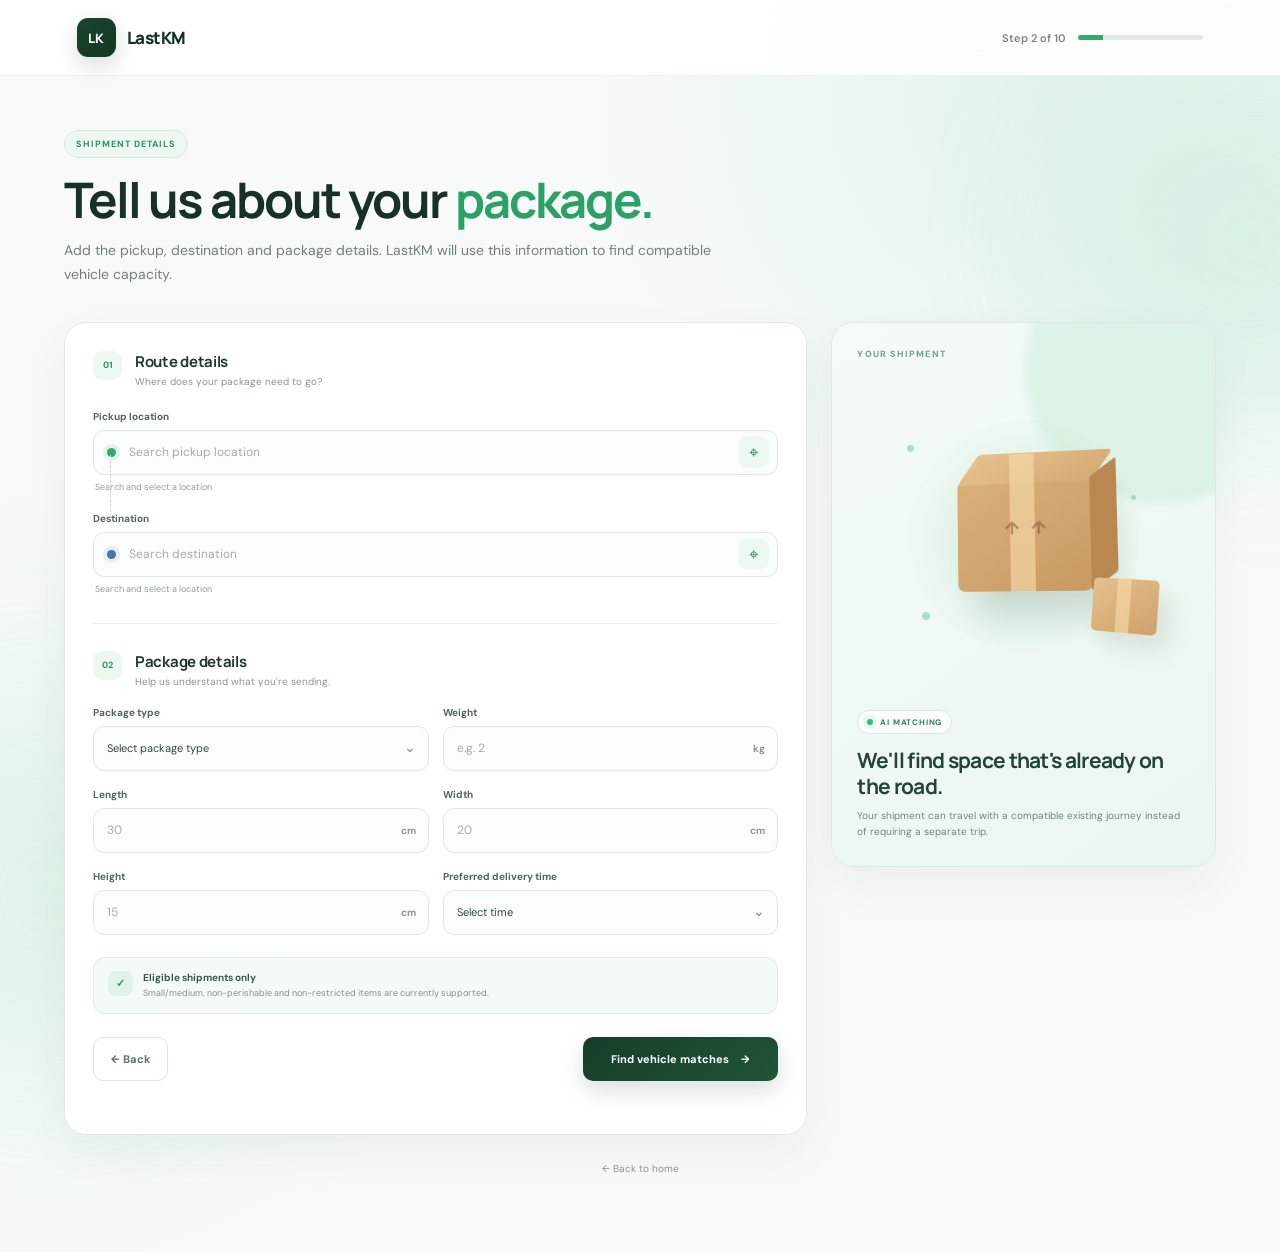
<file: shipment.html>
<!DOCTYPE html>
<html lang="en">

<head>
    <meta charset="UTF-8">

    <meta
        name="viewport"
        content="width=device-width, initial-scale=1.0"
    >

    <title>Shipment Details — LastKM</title>

    <link rel="preconnect" href="https://fonts.googleapis.com">

    <link
        rel="preconnect"
        href="https://fonts.gstatic.com"
        crossorigin
    >

    <link
        href="https://fonts.googleapis.com/css2?family=DM+Sans:wght@400;500;600;700&family=Manrope:wght@600;700;800&display=swap"
        rel="stylesheet"
    >

    <link
        rel="stylesheet"
        href="shipment.css"
    >
</head>


<body>

<div class="bg-glow glow-one"></div>
<div class="bg-glow glow-two"></div>


<header class="navbar">

    <a
        href="index.html"
        class="brand"
    >

        <div class="brand-logo">
            LK
        </div>

        <span>
            LastKM
        </span>

    </a>


    <div class="progress">

        <span class="progress-text">
            Step 2 of 10
        </span>

        <div class="progress-line">

            <span class="completed"></span>
            <span class="progress-active"></span>
            <span></span>
            <span></span>
            <span></span>
            <span></span>
            <span></span>
            <span></span>
            <span></span>
            <span></span>

        </div>

    </div>

</header>



<main class="main-container">


    <section class="page-heading">

        <div class="heading-label">
            SHIPMENT DETAILS
        </div>

        <h1>
            Tell us about your
            <span>package.</span>
        </h1>

        <p>
            Add the pickup, destination and package details.
            LastKM will use this information to find compatible
            vehicle capacity.
        </p>

    </section>



    <section class="shipment-layout">


        <!-- =========================
             LEFT FORM
        ========================== -->

        <div class="form-card">


            <div class="card-header">

                <div>

                    <span class="section-number">
                        01
                    </span>

                    <div>

                        <h2>
                            Route details
                        </h2>

                        <p>
                            Where does your package need to go?
                        </p>

                    </div>

                </div>

            </div>



            <!-- =========================
                 PICKUP / DESTINATION
            ========================== -->

            <div class="route-fields">


                <!-- PICKUP -->

                <div class="field location-field">

                    <label for="pickup">
                        Pickup location
                    </label>


                    <div class="input-wrapper location-input-wrapper">

                        <span class="location-dot pickup-dot"></span>


                        <input
                            type="text"
                            id="pickup"
                            autocomplete="off"
                            placeholder="Search pickup location"
                        >


                        <button
                            type="button"
                            class="location-button"
                            id="pickupCurrentButton"
                            title="Use current location"
                        >
                            ⌖
                        </button>

                    </div>


                    <div
                        class="location-hint"
                        id="pickupHint"
                    >
                        Search and select a location
                    </div>


                    <div
                        class="location-results"
                        id="pickupResults"
                    ></div>

                </div>



                <div class="route-line"></div>



                <!-- DESTINATION -->

                <div class="field location-field">

                    <label for="destination">
                        Destination
                    </label>


                    <div class="input-wrapper location-input-wrapper">

                        <span class="location-dot destination-dot"></span>


                        <input
                            type="text"
                            id="destination"
                            autocomplete="off"
                            placeholder="Search destination"
                        >


                        <button
                            type="button"
                            class="location-button"
                            id="destinationCurrentButton"
                            title="Use current location"
                        >
                            ⌖
                        </button>

                    </div>


                    <div
                        class="location-hint"
                        id="destinationHint"
                    >
                        Search and select a location
                    </div>


                    <div
                        class="location-results"
                        id="destinationResults"
                    ></div>

                </div>

            </div>



            <div class="divider"></div>



            <!-- =========================
                 PACKAGE DETAILS
            ========================== -->

            <div class="card-header second-header">

                <div>

                    <span class="section-number">
                        02
                    </span>

                    <div>

                        <h2>
                            Package details
                        </h2>

                        <p>
                            Help us understand what you're sending.
                        </p>

                    </div>

                </div>

            </div>



            <div class="form-grid">


                <div class="field">

                    <label for="packageType">
                        Package type
                    </label>


                    <div class="select-wrapper">

                        <select id="packageType">

                            <option value="">
                                Select package type
                            </option>

                            <option value="small-box">
                                Small Box
                            </option>

                            <option value="medium-box">
                                Medium Box
                            </option>

                            <option value="large-box">
                                Large Box
                            </option>

                            <option value="documents">
                                Documents
                            </option>

                            <option value="groceries">
                                Groceries
                            </option>

                            <option value="clothing">
                                Clothing
                            </option>

                            <option value="electronics">
                                Electronics
                            </option>

                            <option value="other">
                                Other eligible item
                            </option>

                        </select>

                    </div>

                </div>



                <div class="field">

                    <label for="weight">
                        Weight
                    </label>


                    <div class="input-wrapper unit-input">

                        <input
                            type="number"
                            id="weight"
                            min="0.1"
                            step="0.1"
                            placeholder="e.g. 2"
                        >

                        <span>
                            kg
                        </span>

                    </div>

                </div>



                <div class="field">

                    <label for="length">
                        Length
                    </label>


                    <div class="input-wrapper unit-input">

                        <input
                            type="number"
                            id="length"
                            min="1"
                            placeholder="30"
                        >

                        <span>
                            cm
                        </span>

                    </div>

                </div>



                <div class="field">

                    <label for="width">
                        Width
                    </label>


                    <div class="input-wrapper unit-input">

                        <input
                            type="number"
                            id="width"
                            min="1"
                            placeholder="20"
                        >

                        <span>
                            cm
                        </span>

                    </div>

                </div>



                <div class="field">

                    <label for="height">
                        Height
                    </label>


                    <div class="input-wrapper unit-input">

                        <input
                            type="number"
                            id="height"
                            min="1"
                            placeholder="15"
                        >

                        <span>
                            cm
                        </span>

                    </div>

                </div>



                <div class="field">

                    <label for="time">
                        Preferred delivery time
                    </label>


                    <div class="select-wrapper">

                        <select id="time">

                            <option value="">
                                Select time
                            </option>

                            <option value="current">
                                ⚡ Current — ASAP
                            </option>

                            <option value="morning">
                                9:00 AM – 12:00 PM
                            </option>

                            <option value="afternoon">
                                12:00 PM – 3:00 PM
                            </option>

                            <option value="evening">
                                3:00 PM – 6:00 PM
                            </option>

                            <option value="late-evening">
                                6:00 PM – 9:00 PM
                            </option>

                        </select>

                    </div>

                </div>

            </div>



            <div class="eligibility-note">

                <div class="note-icon">
                    ✓
                </div>

                <div>

                    <strong>
                        Eligible shipments only
                    </strong>

                    <p>
                        Small/medium, non-perishable and
                        non-restricted items are currently supported.
                    </p>

                </div>

            </div>



            <div class="form-actions">

                <button
                    class="back-button"
                    id="backButton"
                >
                    ← Back
                </button>


                <button
                    class="continue-button"
                    id="continueButton"
                >

                    <span>
                        Find vehicle matches
                    </span>

                    <span class="arrow">
                        →
                    </span>

                </button>

            </div>



            <div
                class="error-message"
                id="errorMessage"
            ></div>


        </div>



        <!-- =========================
             RIGHT VISUAL
        ========================== -->

        <aside class="visual-card">

            <div class="visual-label">
                YOUR SHIPMENT
            </div>


            <div class="package-illustration">

                <div class="soft-circle"></div>

                <div class="big-box">

                    <div class="box-tape"></div>

                    <div class="box-arrow">
                        ↑
                    </div>

                    <div class="box-arrow second-arrow">
                        ↑
                    </div>

                </div>


                <div class="small-box">

                    <div class="box-tape"></div>

                </div>


                <div class="floating-dot dot-one"></div>
                <div class="floating-dot dot-two"></div>
                <div class="floating-dot dot-three"></div>

            </div>



            <div class="visual-bottom">

                <div class="ai-badge">

                    <span class="ai-dot"></span>

                    AI MATCHING

                </div>


                <h3>
                    We'll find space
                    that's already on the road.
                </h3>


                <p>
                    Your shipment can travel with a compatible
                    existing journey instead of requiring a
                    separate trip.
                </p>

            </div>

        </aside>

    </section>



    <button
        class="back-home"
        id="homeButton"
    >
        ←
        <span>
            Back to home
        </span>
    </button>


</main>



<script src="shipment.js"></script>

</body>

</html>
</file>
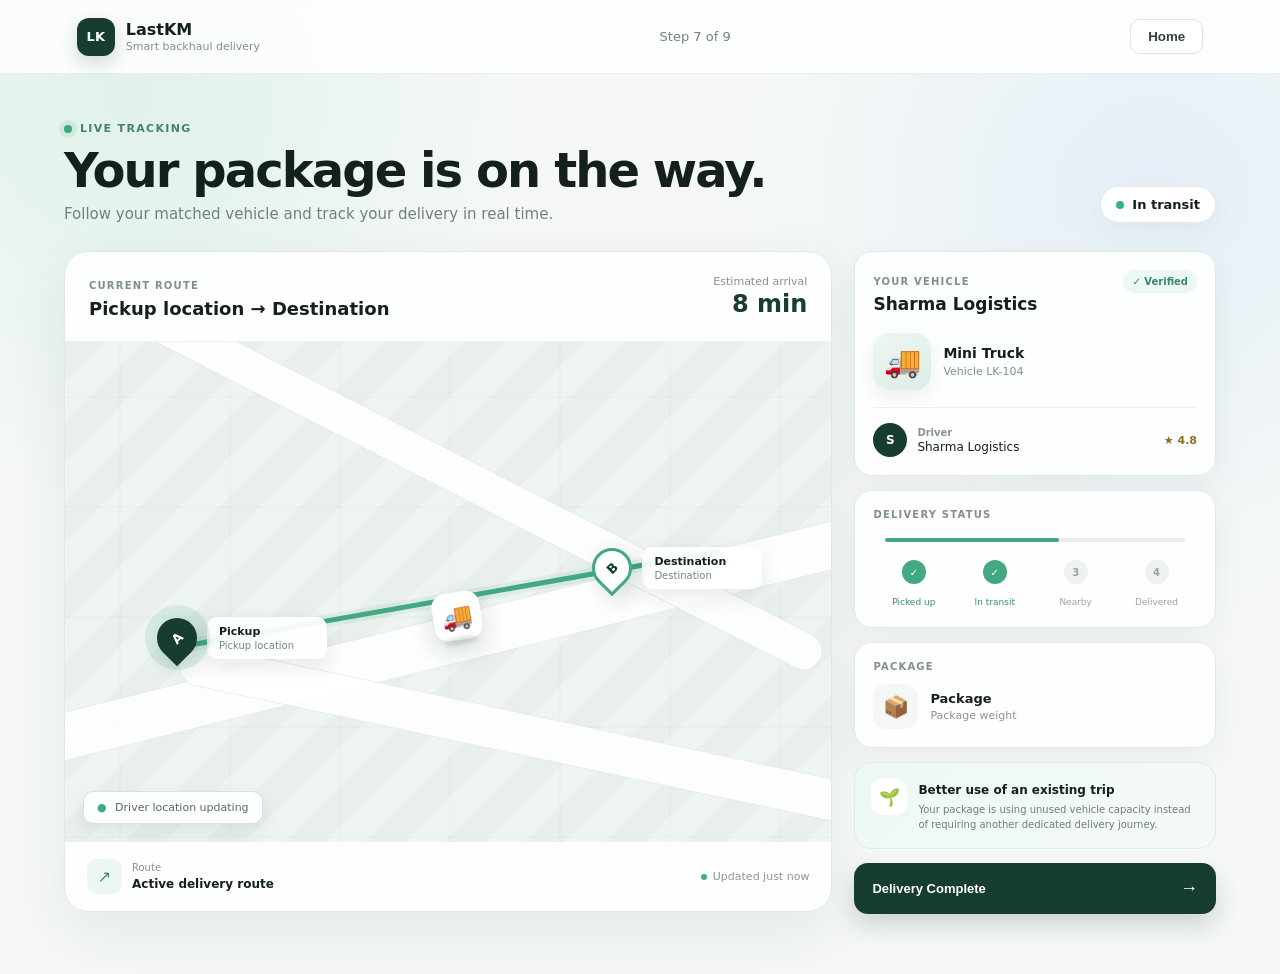
<file: tracking.html>
<!DOCTYPE html>
<html lang="en">
<head>
    <meta charset="UTF-8">
    <meta name="viewport" content="width=device-width, initial-scale=1.0">

    <title>LastKM — Live Tracking</title>

    <link rel="stylesheet" href="tracking.css">
</head>

<body>

    <!-- NAVBAR -->
    <nav class="navbar">

        <div class="brand">
            <div class="brand-icon">LK</div>

            <div>
                <div class="brand-name">LastKM</div>
                <div class="brand-subtitle">Smart backhaul delivery</div>
            </div>
        </div>

        <div class="nav-center">
            <span>Step 7 of 9</span>
        </div>

        <button class="home-btn" id="homeBtn">
            Home
        </button>

    </nav>


    <!-- MAIN -->
    <main class="tracking-page">

        <!-- HEADER -->
        <section class="page-header">

            <div>
                <div class="eyebrow">
                    <span class="live-dot"></span>
                    LIVE TRACKING
                </div>

                <h1>Your package is on the way.</h1>

                <p>
                    Follow your matched vehicle and track your delivery in real time.
                </p>
            </div>

            <div class="delivery-status">
                <span class="status-dot"></span>
                <span id="statusText">In transit</span>
            </div>

        </section>


        <!-- TRACKING LAYOUT -->
        <section class="tracking-layout">

            <!-- MAP -->
            <div class="map-card">

                <div class="map-top">

                    <div>
                        <span class="map-label">CURRENT ROUTE</span>
                        <h2 id="routeTitle">
                            Pickup → Destination
                        </h2>
                    </div>

                    <div class="eta-box">
                        <span>Estimated arrival</span>
                        <strong id="etaText">12 min</strong>
                    </div>

                </div>


                <!-- MAP AREA -->
                <div class="fake-map">

                    <div class="map-grid"></div>

                    <!-- Roads -->
                    <div class="road road-one"></div>
                    <div class="road road-two"></div>
                    <div class="road road-three"></div>

                    <!-- Route -->
                    <div class="route-line"></div>

                    <!-- Pickup -->
                    <div class="map-point pickup-point">
                        <div class="point-pulse"></div>
                        <div class="point-pin">A</div>

                        <div class="point-label">
                            <strong>Pickup</strong>
                            <span id="pickupMap">Origin</span>
                        </div>
                    </div>


                    <!-- Moving Vehicle -->
                    <div class="vehicle-marker" id="vehicleMarker">

                        <div class="vehicle-shadow"></div>

                        <div class="truck">
                            🚚
                        </div>

                    </div>


                    <!-- Destination -->
                    <div class="map-point destination-point">

                        <div class="destination-pin">B</div>

                        <div class="point-label destination-label">
                            <strong>Destination</strong>
                            <span id="destinationMap">Destination</span>
                        </div>

                    </div>


                    <!-- Floating location -->
                    <div class="location-badge">
                        <span class="location-icon">●</span>
                        Driver location updating
                    </div>

                </div>


                <!-- MAP FOOTER -->
                <div class="map-footer">

                    <div class="route-info">
                        <div class="route-icon">↗</div>

                        <div>
                            <span>Route</span>
                            <strong id="routeDistance">
                                Active delivery route
                            </strong>
                        </div>
                    </div>

                    <div class="updated">
                        <span class="update-dot"></span>
                        Updated just now
                    </div>

                </div>

            </div>


            <!-- SIDE PANEL -->
            <aside class="side-panel">

                <!-- VEHICLE CARD -->
                <div class="info-card vehicle-card">

                    <div class="card-heading">

                        <div>
                            <span class="small-label">
                                YOUR VEHICLE
                            </span>

                            <h3 id="vehicleName">
                                Sharma Logistics
                            </h3>
                        </div>

                        <div class="verified-badge">
                            ✓ Verified
                        </div>

                    </div>


                    <div class="vehicle-details">

                        <div class="vehicle-visual">
                            🚚
                        </div>

                        <div class="vehicle-info">

                            <strong id="vehicleType">
                                Mini Truck
                            </strong>

                            <span id="vehicleId">
                                Vehicle LK-104
                            </span>

                        </div>

                    </div>


                    <div class="driver-row">

                        <div class="driver-avatar">
                            S
                        </div>

                        <div>
                            <strong>Driver</strong>
                            <span id="driverName">
                                Sharma Logistics
                            </span>
                        </div>

                        <div class="rating">
                            ★ 4.8
                        </div>

                    </div>

                </div>


                <!-- PACKAGE STATUS -->
                <div class="info-card">

                    <div class="small-label">
                        DELIVERY STATUS
                    </div>

                    <div class="progress-wrapper">

                        <div class="progress-line">

                            <div class="progress-fill"
                                 id="progressFill">
                            </div>

                        </div>

                        <div class="progress-steps">

                            <div class="step active">
                                <div class="step-circle">✓</div>
                                <span>Picked up</span>
                            </div>

                            <div class="step active">
                                <div class="step-circle">✓</div>
                                <span>In transit</span>
                            </div>

                            <div class="step" id="nearbyStep">
                                <div class="step-circle">3</div>
                                <span>Nearby</span>
                            </div>

                            <div class="step">
                                <div class="step-circle">4</div>
                                <span>Delivered</span>
                            </div>

                        </div>

                    </div>

                </div>


                <!-- PACKAGE -->
                <div class="info-card package-card">

                    <div class="small-label">
                        PACKAGE
                    </div>

                    <div class="package-row">

                        <div class="package-icon">
                            📦
                        </div>

                        <div>

                            <strong id="packageType">
                                Package
                            </strong>

                            <span id="packageWeight">
                                5 kg
                            </span>

                        </div>

                    </div>

                </div>


                <!-- IMPACT -->
                <div class="impact-card">

                    <div class="impact-icon">
                        🌱
                    </div>

                    <div>

                        <strong>Better use of an existing trip</strong>

                        <p>
                            Your package is using unused vehicle capacity
                            instead of requiring another dedicated delivery
                            journey.
                        </p>

                    </div>

                </div>


                <!-- ACTION -->
                <button class="complete-btn" id="completeBtn">

                    <span>Delivery Complete</span>

                    <span class="arrow">→</span>

                </button>

            </aside>

        </section>

    </main>


    <script src="tracking.js"></script>

</body>
</html>
</file>
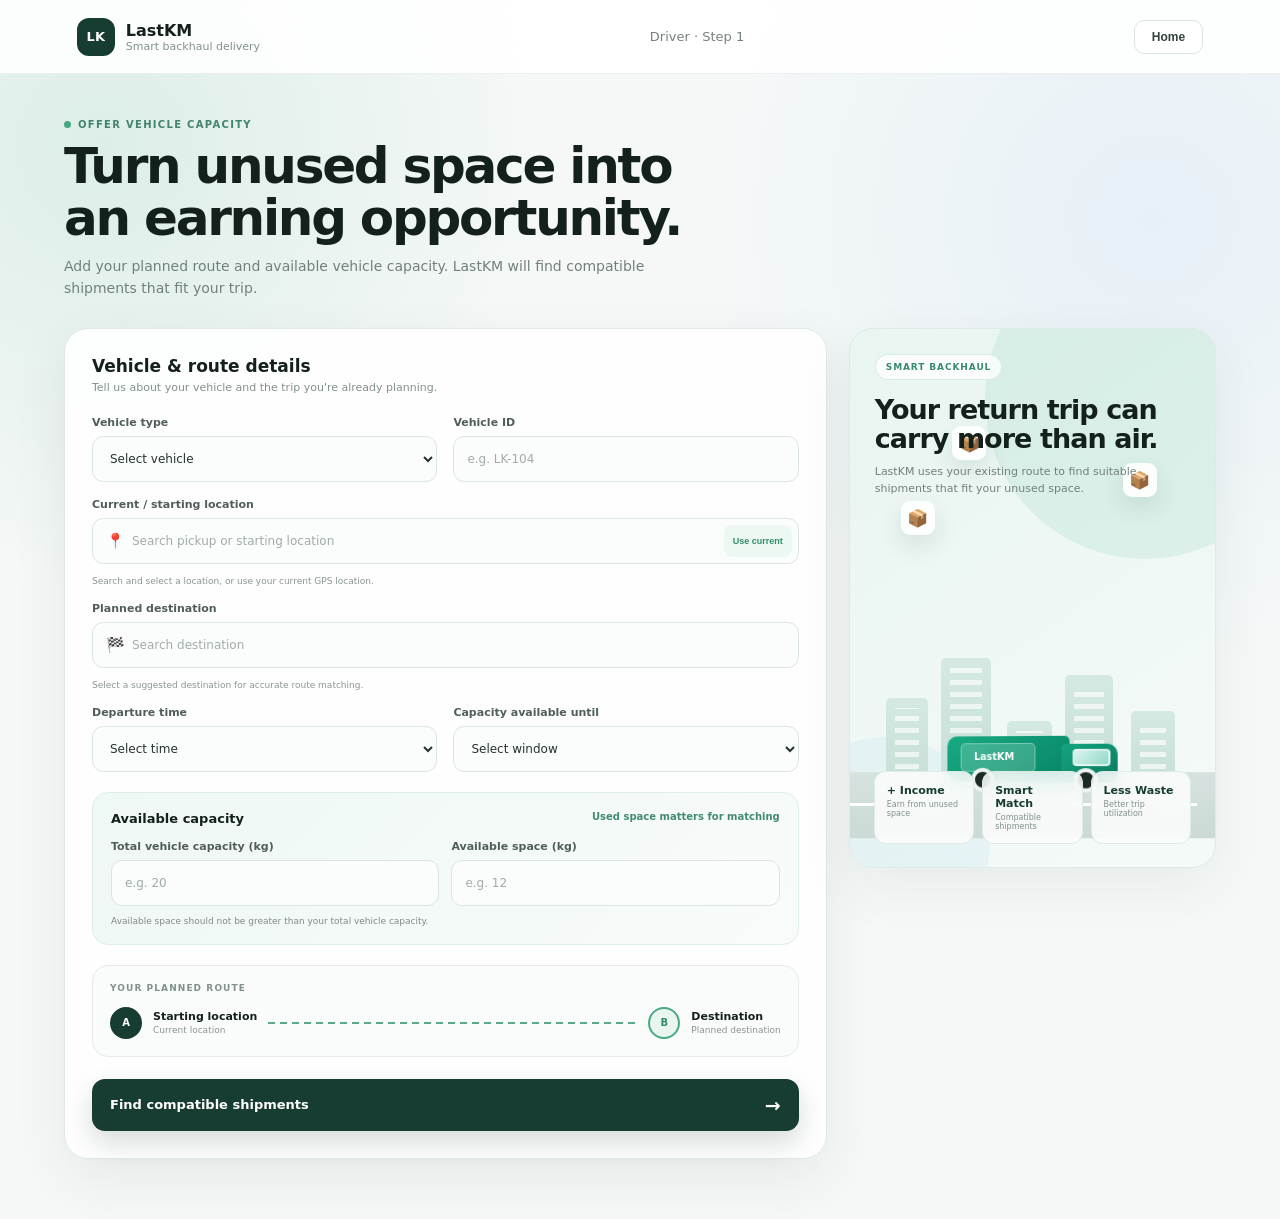
<file: vehicle.html>
<!DOCTYPE html>
<html lang="en">
<head>
    <meta charset="UTF-8">
    <meta name="viewport" content="width=device-width, initial-scale=1.0">

    <title>LastKM — Offer Vehicle Capacity</title>

    <style>
        * {
            margin: 0;
            padding: 0;
            box-sizing: border-box;
        }

        body {
            font-family: Inter, system-ui, -apple-system, BlinkMacSystemFont,
                "Segoe UI", sans-serif;

            min-height: 100vh;

            background:
                radial-gradient(
                    circle at 8% 12%,
                    rgba(57, 169, 130, 0.13),
                    transparent 28%
                ),
                radial-gradient(
                    circle at 90% 18%,
                    rgba(66, 150, 255, 0.08),
                    transparent 30%
                ),
                #f5f8f7;

            color: #14201c;
        }

        /* NAVBAR */

        .navbar {
            height: 74px;

            display: flex;
            align-items: center;
            justify-content: space-between;

            padding: 0 6%;

            background: rgba(255, 255, 255, 0.88);

            backdrop-filter: blur(16px);

            border-bottom: 1px solid rgba(20, 32, 28, 0.07);

            position: relative;
            z-index: 20;
        }

        .brand {
            display: flex;
            align-items: center;
            gap: 11px;
        }

        .brand-icon {
            width: 38px;
            height: 38px;

            display: flex;
            align-items: center;
            justify-content: center;

            border-radius: 12px;

            background: #173c31;
            color: white;

            font-size: 13px;
            font-weight: 800;
        }

        .brand-name {
            font-size: 16px;
            font-weight: 800;
        }

        .brand-subtitle {
            color: #82908a;
            font-size: 11px;
        }

        .step-text {
            color: #75817d;
            font-size: 13px;
        }

        .home-btn {
            padding: 9px 17px;

            border: 1px solid #dce5e1;
            border-radius: 10px;

            background: white;
            color: #34423d;

            font-size: 12px;
            font-weight: 600;

            cursor: pointer;
        }

        /* PAGE */

        .page {
            width: min(1180px, 90%);

            margin: auto;

            padding: 45px 0 60px;
        }

        .header {
            margin-bottom: 28px;
        }

        .eyebrow {
            display: flex;
            align-items: center;
            gap: 7px;

            color: #43846d;

            font-size: 10px;
            font-weight: 800;

            letter-spacing: 0.13em;

            margin-bottom: 10px;
        }

        .eyebrow-dot {
            width: 7px;
            height: 7px;

            border-radius: 50%;

            background: #43a982;
        }

        h1 {
            font-size: clamp(32px, 4.5vw, 50px);

            line-height: 1.04;

            letter-spacing: -0.045em;

            margin-bottom: 11px;
        }

        .header p {
            color: #72807b;

            font-size: 14px;

            line-height: 1.6;

            max-width: 650px;
        }

        /* GRID */

        .main-grid {
            display: grid;

            grid-template-columns:
                minmax(0, 1.35fr)
                minmax(310px, 0.65fr);

            gap: 22px;

            align-items: start;
        }

        /* FORM */

        .form-card {
            background: rgba(255, 255, 255, 0.93);

            border: 1px solid #e0e9e5;

            border-radius: 24px;

            padding: 27px;

            box-shadow:
                0 20px 55px rgba(24, 55, 44, 0.075);
        }

        .section-title {
            font-size: 17px;
            margin-bottom: 5px;
        }

        .section-description {
            color: #82908a;

            font-size: 11px;

            margin-bottom: 22px;
        }

        .form-grid {
            display: grid;

            grid-template-columns: 1fr 1fr;

            gap: 16px;
        }

        .field {
            display: flex;

            flex-direction: column;

            gap: 7px;

            min-width: 0;
        }

        .field.full {
            grid-column: 1 / -1;
        }

        label {
            color: #4f5f58;

            font-size: 11px;
            font-weight: 700;
        }

        input,
        select {
            width: 100%;

            height: 46px;

            padding: 0 13px;

            border: 1px solid #dce6e1;

            border-radius: 11px;

            outline: none;

            background: #fbfcfc;

            color: #26332e;

            font-family: inherit;

            font-size: 12px;

            transition: 0.2s ease;
        }

        input:focus,
        select:focus {
            border-color: #65aa90;

            background: white;

            box-shadow:
                0 0 0 4px rgba(67, 169, 130, 0.08);
        }

        input::placeholder {
            color: #a1aca7;
        }

        /* LOCATION */

        .location-wrap {
            position: relative;
        }

        .location-input-row {
            position: relative;
        }

        .location-input-row input {
            padding-right: 112px;
        }

        .location-icon {
            position: absolute;

            left: 14px;
            top: 50%;

            transform: translateY(-50%);

            font-size: 15px;

            z-index: 2;
        }

        .location-input-row input {
            padding-left: 39px;
        }

        .current-btn {
            position: absolute;

            right: 7px;
            top: 7px;

            height: 32px;

            padding: 0 9px;

            border: none;

            border-radius: 8px;

            background: #edf8f3;

            color: #318b6a;

            font-size: 9px;
            font-weight: 800;

            cursor: pointer;

            white-space: nowrap;
        }

        .current-btn:hover {
            background: #dff2e9;
        }

        .suggestions {
            position: absolute;

            left: 0;
            right: 0;

            top: calc(100% + 6px);

            background: white;

            border: 1px solid #dce7e2;

            border-radius: 13px;

            box-shadow:
                0 16px 35px rgba(25, 55, 45, 0.14);

            overflow: hidden;

            z-index: 100;

            display: none;
        }

        .suggestions.show {
            display: block;
        }

        .suggestion {
            display: flex;

            align-items: flex-start;

            gap: 10px;

            width: 100%;

            padding: 12px 13px;

            border: none;

            background: white;

            text-align: left;

            cursor: pointer;

            transition: 0.15s ease;
        }

        .suggestion:hover {
            background: #f1f8f5;
        }

        .suggestion-icon {
            width: 29px;
            height: 29px;

            flex-shrink: 0;

            display: flex;
            align-items: center;
            justify-content: center;

            border-radius: 9px;

            background: #edf8f3;

            color: #368d6d;

            font-size: 12px;
        }

        .suggestion-text strong {
            display: block;

            color: #26332e;

            font-size: 11px;

            line-height: 1.3;
        }

        .suggestion-text span {
            display: block;

            color: #8a9691;

            font-size: 9px;

            line-height: 1.4;

            margin-top: 2px;
        }

        .location-help {
            color: #8a9691;

            font-size: 9px;

            margin-top: 5px;
        }

        .location-selected {
            color: #378b6c;

            font-weight: 700;
        }

        /* CAPACITY */

        .capacity-box {
            margin-top: 20px;

            padding: 18px;

            border-radius: 16px;

            background:
                linear-gradient(
                    135deg,
                    #eef8f4,
                    #f8fbfa
                );

            border: 1px solid #dceee6;
        }

        .capacity-heading {
            display: flex;

            justify-content: space-between;

            gap: 15px;

            margin-bottom: 14px;
        }

        .capacity-heading strong {
            font-size: 13px;
        }

        .capacity-heading span {
            color: #438b70;

            font-size: 10px;
            font-weight: 700;

            text-align: right;
        }

        .capacity-inputs {
            display: grid;

            grid-template-columns: 1fr 1fr;

            gap: 12px;
        }

        .capacity-help {
            color: #7d8c85;

            font-size: 9px;

            margin-top: 10px;
        }

        /* ROUTE */

        .route-preview {
            margin-top: 20px;

            padding: 17px;

            border-radius: 16px;

            border: 1px solid #e4ebe8;

            background: #fafcfb;
        }

        .route-preview-title {
            color: #81908a;

            font-size: 9px;
            font-weight: 800;

            letter-spacing: 0.12em;

            margin-bottom: 14px;
        }

        .route {
            display: flex;

            align-items: center;

            gap: 11px;
        }

        .route-point {
            width: 32px;
            height: 32px;

            flex-shrink: 0;

            display: flex;
            align-items: center;
            justify-content: center;

            border-radius: 50%;

            background: #173c31;
            color: white;

            font-size: 10px;
            font-weight: 800;
        }

        .route-point.destination {
            background: #e9f6f0;

            color: #348c6b;

            border: 2px solid #48a982;
        }

        .route-details {
            min-width: 0;
        }

        .route-details strong {
            display: block;

            font-size: 11px;

            max-width: 180px;

            white-space: nowrap;
            overflow: hidden;
            text-overflow: ellipsis;
        }

        .route-details span {
            display: block;

            color: #89958f;

            font-size: 9px;

            margin-top: 2px;
        }

        .route-line {
            flex: 1;

            height: 2px;

            background:
                repeating-linear-gradient(
                    90deg,
                    #5aaa8a 0 7px,
                    transparent 7px 12px
                );
        }

        /* BUTTON */

        .continue-btn {
            width: 100%;

            height: 52px;

            margin-top: 22px;

            display: flex;

            align-items: center;
            justify-content: space-between;

            padding: 0 18px;

            border: none;

            border-radius: 13px;

            background: #173c31;

            color: white;

            font-family: inherit;

            font-size: 13px;
            font-weight: 700;

            cursor: pointer;

            box-shadow:
                0 12px 26px rgba(23, 60, 49, 0.17);

            transition: 0.2s ease;
        }

        .continue-btn:hover {
            transform: translateY(-2px);

            box-shadow:
                0 16px 32px rgba(23, 60, 49, 0.23);
        }

        .continue-arrow {
            font-size: 19px;
        }

        /* ERROR */

        .error-message {
            display: none;

            margin-top: 10px;

            padding: 10px 12px;

            border-radius: 10px;

            background: #fff0ef;

            border: 1px solid #f3d1ce;

            color: #b34b43;

            font-size: 10px;
        }

        .error-message.show {
            display: block;
        }

        /* RIGHT VISUAL */

        .visual-card {
            min-height: 540px;

            position: relative;

            overflow: hidden;

            background:
                linear-gradient(
                    145deg,
                    #e8f5f0,
                    #f5faf8
                );

            border: 1px solid #dcebe5;

            border-radius: 24px;

            box-shadow:
                0 20px 55px rgba(24, 55, 44, 0.065);
        }

        .visual-circle {
            position: absolute;

            width: 320px;
            height: 320px;

            border-radius: 50%;

            background: rgba(79, 183, 146, 0.12);

            top: -90px;
            right: -90px;
        }

        .visual-circle.two {
            width: 210px;
            height: 210px;

            top: auto;
            right: auto;

            bottom: -80px;
            left: -70px;

            background: rgba(96, 162, 221, 0.08);
        }

        .visual-content {
            position: relative;

            z-index: 6;

            padding: 25px;
        }

        .visual-label {
            display: inline-flex;

            padding: 7px 10px;

            border-radius: 999px;

            background: rgba(255,255,255,0.75);

            border: 1px solid rgba(210,230,222,0.8);

            color: #398b6c;

            font-size: 9px;
            font-weight: 800;

            letter-spacing: 0.1em;
        }

        .visual-content h2 {
            max-width: 290px;

            margin-top: 15px;

            font-size: 27px;

            line-height: 1.1;

            letter-spacing: -0.035em;
        }

        .visual-content p {
            max-width: 300px;

            margin-top: 9px;

            color: #718079;

            font-size: 11px;

            line-height: 1.55;
        }

        /* CITY */

        .city {
            position: absolute;

            left: 0;
            right: 0;

            bottom: 0;

            height: 205px;
        }

        .building {
            position: absolute;

            bottom: 64px;

            width: 42px;

            border-radius: 5px 5px 0 0;

            background:
                linear-gradient(
                    180deg,
                    #d4e9e2,
                    #c3ddd5
                );
        }

        .building::after {
            content: "";

            position: absolute;

            inset: 10px 9px;

            background:
                repeating-linear-gradient(
                    0deg,
                    rgba(255,255,255,0.65) 0 5px,
                    transparent 5px 12px
                );
        }

        .building.one {
            height: 105px;
            left: 10%;
        }

        .building.two {
            height: 145px;
            left: 25%;
            width: 50px;
        }

        .building.three {
            height: 82px;
            left: 43%;
            width: 45px;
        }

        .building.four {
            height: 128px;
            left: 59%;
            width: 48px;
        }

        .building.five {
            height: 92px;
            left: 77%;
            width: 44px;
        }

        .road {
            position: absolute;

            left: -5%;
            bottom: 28px;

            width: 110%;
            height: 70px;

            background:
                linear-gradient(
                    180deg,
                    #d6e2df,
                    #cbdad6
                );

            transform:
                perspective(300px)
                rotateX(20deg);
        }

        .road-line {
            position: absolute;

            left: 0;
            right: 0;
            top: 34px;

            height: 3px;

            background:
                repeating-linear-gradient(
                    90deg,
                    white 0 45px,
                    transparent 45px 80px
                );
        }

        /* TRUCK */

        .truck-wrapper {
            position: absolute;

            left: 50%;
            bottom: 75px;

            transform:
                translateX(-50%)
                perspective(500px)
                rotateY(-8deg);

            z-index: 4;

            animation: truckMove 4.5s ease-in-out infinite;
        }

        @keyframes truckMove {

            0% {
                transform:
                    translateX(-70%)
                    perspective(500px)
                    rotateY(-8deg);
            }

            50% {
                transform:
                    translateX(-20%)
                    perspective(500px)
                    rotateY(-8deg);
            }

            100% {
                transform:
                    translateX(20%)
                    perspective(500px)
                    rotateY(-8deg);
            }
        }

        .truck {
            position: relative;

            width: 175px;
            height: 68px;
        }

        .truck-body {
            position: absolute;

            left: 0;
            top: 12px;

            width: 125px;
            height: 46px;

            border-radius: 10px 5px 5px 10px;

            background:
                linear-gradient(
                    145deg,
                    #18aa83,
                    #078565
                );
        }

        .truck-cabin {
            position: absolute;

            right: 3px;
            top: 20px;

            width: 55px;
            height: 38px;

            border-radius: 5px 10px 8px 4px;

            background:
                linear-gradient(
                    145deg,
                    #15a57f,
                    #08785e
                );
        }

        .truck-window {
            position: absolute;

            top: 25px;
            right: 10px;

            width: 37px;
            height: 17px;

            border-radius: 4px;

            background:
                linear-gradient(
                    135deg,
                    #d7f4ed,
                    #94d9c8
                );

            border: 2px solid rgba(255,255,255,0.55);
        }

        .truck-box {
            position: absolute;

            left: 14px;
            top: 19px;

            width: 77px;
            height: 29px;

            border-radius: 5px;

            background: rgba(255,255,255,0.18);

            border: 1px solid rgba(255,255,255,0.35);
        }

        .truck-logo {
            position: absolute;

            left: 28px;
            top: 27px;

            color: white;

            font-size: 10px;
            font-weight: 800;
        }

        .wheel {
            position: absolute;

            width: 24px;
            height: 24px;

            bottom: 0;

            border-radius: 50%;

            background: #1c2925;

            border: 4px solid #eef4f2;
        }

        .wheel.one {
            left: 25px;
        }

        .wheel.two {
            right: 22px;
        }

        /* FLOATING BOXES */

        .floating-box {
            position: absolute;

            z-index: 5;

            width: 34px;
            height: 34px;

            display: flex;
            align-items: center;
            justify-content: center;

            border-radius: 9px;

            background: rgba(255,255,255,0.92);

            box-shadow:
                0 10px 25px rgba(30, 70, 55, 0.12);

            font-size: 17px;

            animation: boxFloat 3s ease-in-out infinite;
        }

        .floating-box.one {
            left: 14%;
            top: 32%;
        }

        .floating-box.two {
            right: 16%;
            top: 25%;

            animation-delay: 1s;
        }

        .floating-box.three {
            left: 28%;
            top: 18%;

            animation-delay: 1.8s;
        }

        @keyframes boxFloat {

            0%,
            100% {
                transform:
                    translateY(0)
                    rotate(0deg);
            }

            50% {
                transform:
                    translateY(-8px)
                    rotate(3deg);
            }
        }

        /* BENEFITS */

        .benefits {
            position: absolute;

            left: 24px;
            right: 24px;
            bottom: 23px;

            z-index: 8;

            display: grid;

            grid-template-columns:
                1fr 1fr 1fr;

            gap: 8px;
        }

        .benefit {
            padding: 12px;

            background: rgba(255,255,255,0.82);

            backdrop-filter: blur(10px);

            border: 1px solid rgba(220,234,228,0.9);

            border-radius: 12px;
        }

        .benefit strong {
            display: block;

            color: #173c31;

            font-size: 11px;
        }

        .benefit span {
            display: block;

            color: #81908a;

            font-size: 8px;

            margin-top: 3px;
        }

        /* RESPONSIVE */

        @media (max-width: 950px) {

            .main-grid {
                grid-template-columns: 1fr;
            }

            .visual-card {
                min-height: 430px;
            }
        }

        @media (max-width: 650px) {

            .navbar {
                padding: 0 5%;
            }

            .step-text {
                display: none;
            }

            .page {
                width: 92%;

                padding-top: 30px;
            }

            .form-card {
                padding: 20px;
            }

            .form-grid {
                grid-template-columns: 1fr;
            }

            .field.full {
                grid-column: auto;
            }

            .capacity-inputs {
                grid-template-columns: 1fr;
            }

            .capacity-heading {
                flex-direction: column;
            }

            .capacity-heading span {
                text-align: left;
            }

            .visual-card {
                min-height: 400px;
            }

            .benefits {
                left: 15px;
                right: 15px;
            }

            .benefit {
                padding: 9px;
            }
        }
    </style>
</head>

<body>

    <!-- NAVBAR -->

    <nav class="navbar">

        <div class="brand">

            <div class="brand-icon">
                LK
            </div>

            <div>
                <div class="brand-name">
                    LastKM
                </div>

                <div class="brand-subtitle">
                    Smart backhaul delivery
                </div>
            </div>

        </div>

        <div class="step-text">
            Driver · Step 1
        </div>

        <button class="home-btn" id="homeBtn">
            Home
        </button>

    </nav>


    <!-- PAGE -->

    <main class="page">

        <section class="header">

            <div class="eyebrow">
                <span class="eyebrow-dot"></span>
                OFFER VEHICLE CAPACITY
            </div>

            <h1>
                Turn unused space into<br>
                an earning opportunity.
            </h1>

            <p>
                Add your planned route and available vehicle capacity.
                LastKM will find compatible shipments that fit your trip.
            </p>

        </section>


        <section class="main-grid">


            <!-- FORM -->

            <div class="form-card">

                <h2 class="section-title">
                    Vehicle & route details
                </h2>

                <p class="section-description">
                    Tell us about your vehicle and the trip you're already planning.
                </p>


                <div class="form-grid">


                    <!-- VEHICLE -->

                    <div class="field">

                        <label for="vehicleType">
                            Vehicle type
                        </label>

                        <select id="vehicleType">

                            <option value="">
                                Select vehicle
                            </option>

                            <option value="Mini Truck">
                                Mini Truck
                            </option>

                            <option value="Pickup Van">
                                Pickup Van
                            </option>

                            <option value="Delivery Van">
                                Delivery Van
                            </option>

                            <option value="Cargo Van">
                                Cargo Van
                            </option>

                            <option value="Mini Van">
                                Mini Van
                            </option>

                        </select>

                    </div>


                    <!-- ID -->

                    <div class="field">

                        <label for="vehicleId">
                            Vehicle ID
                        </label>

                        <input
                            id="vehicleId"
                            type="text"
                            placeholder="e.g. LK-104"
                        >

                    </div>


                    <!-- CURRENT LOCATION -->

                    <div class="field full">

                        <label for="currentLocation">
                            Current / starting location
                        </label>

                        <div class="location-wrap">

                            <div class="location-input-row">

                                <span class="location-icon">
                                    📍
                                </span>

                                <input
                                    id="currentLocation"
                                    type="text"
                                    autocomplete="off"
                                    placeholder="Search pickup or starting location"
                                >

                                <button
                                    type="button"
                                    class="current-btn"
                                    id="currentLocationBtn">

                                    Use current

                                </button>

                            </div>

                            <div
                                class="suggestions"
                                id="currentSuggestions">
                            </div>

                        </div>

                        <div
                            class="location-help"
                            id="currentLocationHelp">
                            Search and select a location, or use your current GPS location.
                        </div>

                    </div>


                    <!-- DESTINATION -->

                    <div class="field full">

                        <label for="routeDestination">
                            Planned destination
                        </label>

                        <div class="location-wrap">

                            <div class="location-input-row">

                                <span class="location-icon">
                                    🏁
                                </span>

                                <input
                                    id="routeDestination"
                                    type="text"
                                    autocomplete="off"
                                    placeholder="Search destination"
                                >

                            </div>

                            <div
                                class="suggestions"
                                id="destinationSuggestions">
                            </div>

                        </div>

                        <div
                            class="location-help"
                            id="destinationHelp">
                            Select a suggested destination for accurate route matching.
                        </div>

                    </div>


                    <!-- DEPARTURE -->

                    <div class="field">

                        <label for="departureTime">
                            Departure time
                        </label>

                        <select id="departureTime">

                            <option value="">
                                Select time
                            </option>

                            <option value="Now">
                                ⚡ Now
                            </option>

                            <option value="15 minutes">
                                In 15 minutes
                            </option>

                            <option value="30 minutes">
                                In 30 minutes
                            </option>

                            <option value="1 hour">
                                In 1 hour
                            </option>

                            <option value="2 hours">
                                In 2 hours
                            </option>

                        </select>

                    </div>


                    <!-- AVAILABILITY -->

                    <div class="field">

                        <label for="availability">
                            Capacity available until
                        </label>

                        <select id="availability">

                            <option value="">
                                Select window
                            </option>

                            <option value="30 minutes">
                                30 minutes
                            </option>

                            <option value="1 hour">
                                1 hour
                            </option>

                            <option value="2 hours">
                                2 hours
                            </option>

                            <option value="4 hours">
                                4 hours
                            </option>

                            <option value="End of trip">
                                End of trip
                            </option>

                        </select>

                    </div>

                </div>


                <!-- CAPACITY -->

                <div class="capacity-box">

                    <div class="capacity-heading">

                        <strong>
                            Available capacity
                        </strong>

                        <span>
                            Used space matters for matching
                        </span>

                    </div>


                    <div class="capacity-inputs">

                        <div class="field">

                            <label for="totalCapacity">
                                Total vehicle capacity (kg)
                            </label>

                            <input
                                id="totalCapacity"
                                type="number"
                                min="1"
                                placeholder="e.g. 20"
                            >

                        </div>


                        <div class="field">

                            <label for="availableCapacity">
                                Available space (kg)
                            </label>

                            <input
                                id="availableCapacity"
                                type="number"
                                min="1"
                                placeholder="e.g. 12"
                            >

                        </div>

                    </div>


                    <p class="capacity-help">
                        Available space should not be greater than your total vehicle capacity.
                    </p>

                </div>


                <!-- ROUTE PREVIEW -->

                <div class="route-preview">

                    <div class="route-preview-title">
                        YOUR PLANNED ROUTE
                    </div>

                    <div class="route">

                        <div class="route-point">
                            A
                        </div>

                        <div class="route-details">

                            <strong id="previewStart">
                                Starting location
                            </strong>

                            <span>
                                Current location
                            </span>

                        </div>


                        <div class="route-line"></div>


                        <div class="route-point destination">
                            B
                        </div>

                        <div class="route-details">

                            <strong id="previewDestination">
                                Destination
                            </strong>

                            <span>
                                Planned destination
                            </span>

                        </div>

                    </div>

                </div>


                <!-- ERROR -->

                <div
                    class="error-message"
                    id="errorMessage">
                </div>


                <!-- CONTINUE -->

                <button
                    class="continue-btn"
                    id="continueBtn">

                    <span>
                        Find compatible shipments
                    </span>

                    <span class="continue-arrow">
                        →
                    </span>

                </button>

            </div>


            <!-- VISUAL -->

            <div class="visual-card">

                <div class="visual-circle"></div>

                <div class="visual-circle two"></div>


                <div class="visual-content">

                    <span class="visual-label">
                        SMART BACKHAUL
                    </span>

                    <h2>
                        Your return trip can carry more than air.
                    </h2>

                    <p>
                        LastKM uses your existing route to find
                        suitable shipments that fit your unused space.
                    </p>

                </div>


                <div class="floating-box one">
                    📦
                </div>

                <div class="floating-box two">
                    📦
                </div>

                <div class="floating-box three">
                    📦
                </div>


                <div class="city">

                    <div class="building one"></div>
                    <div class="building two"></div>
                    <div class="building three"></div>
                    <div class="building four"></div>
                    <div class="building five"></div>

                    <div class="road">

                        <div class="road-line"></div>

                    </div>


                    <div class="truck-wrapper">

                        <div class="truck">

                            <div class="truck-body"></div>

                            <div class="truck-box"></div>

                            <div class="truck-logo">
                                LastKM
                            </div>

                            <div class="truck-cabin"></div>

                            <div class="truck-window"></div>

                            <div class="wheel one"></div>

                            <div class="wheel two"></div>

                        </div>

                    </div>

                </div>


                <div class="benefits">

                    <div class="benefit">

                        <strong>
                            + Income
                        </strong>

                        <span>
                            Earn from unused space
                        </span>

                    </div>

                    <div class="benefit">

                        <strong>
                            Smart Match
                        </strong>

                        <span>
                            Compatible shipments
                        </span>

                    </div>

                    <div class="benefit">

                        <strong>
                            Less Waste
                        </strong>

                        <span>
                            Better trip utilization
                        </span>

                    </div>

                </div>

            </div>

        </section>

    </main>


    <script>

        document.addEventListener("DOMContentLoaded", () => {

            /* ==========================================
               ELEMENTS
            ========================================== */

            const vehicleType =
                document.getElementById("vehicleType");

            const vehicleId =
                document.getElementById("vehicleId");

            const currentLocation =
                document.getElementById("currentLocation");

            const routeDestination =
                document.getElementById("routeDestination");

            const departureTime =
                document.getElementById("departureTime");

            const availability =
                document.getElementById("availability");

            const totalCapacity =
                document.getElementById("totalCapacity");

            const availableCapacity =
                document.getElementById("availableCapacity");

            const previewStart =
                document.getElementById("previewStart");

            const previewDestination =
                document.getElementById("previewDestination");

            const currentSuggestions =
                document.getElementById("currentSuggestions");

            const destinationSuggestions =
                document.getElementById("destinationSuggestions");

            const currentLocationBtn =
                document.getElementById("currentLocationBtn");

            const currentLocationHelp =
                document.getElementById("currentLocationHelp");

            const destinationHelp =
                document.getElementById("destinationHelp");

            const errorMessage =
                document.getElementById("errorMessage");

            const continueBtn =
                document.getElementById("continueBtn");

            const homeBtn =
                document.getElementById("homeBtn");


            /* ==========================================
               LOCATION DATA
            ========================================== */

            let currentLocationData = null;
            let destinationLocationData = null;

            let currentSearchTimer = null;
            let destinationSearchTimer = null;


            /* ==========================================
               LOAD SAVED VEHICLE DATA
            ========================================== */

            const savedVehicle =
                JSON.parse(
                    localStorage.getItem("lastkmVehicle")
                ) || {};


            if (savedVehicle.vehicleType) {
                vehicleType.value =
                    savedVehicle.vehicleType;
            }

            if (savedVehicle.vehicleId) {
                vehicleId.value =
                    savedVehicle.vehicleId;
            }

            if (savedVehicle.currentLocation) {
                currentLocation.value =
                    savedVehicle.currentLocation;
            }

            if (savedVehicle.destination) {
                routeDestination.value =
                    savedVehicle.destination;
            }

            if (savedVehicle.departureTime) {
                departureTime.value =
                    savedVehicle.departureTime;
            }

            if (savedVehicle.availability) {
                availability.value =
                    savedVehicle.availability;
            }

            if (savedVehicle.totalCapacity) {
                totalCapacity.value =
                    savedVehicle.totalCapacity;
            }

            if (savedVehicle.availableCapacity) {
                availableCapacity.value =
                    savedVehicle.availableCapacity;
            }

            if (
                savedVehicle.currentLocationData
            ) {
                currentLocationData =
                    savedVehicle.currentLocationData;
            }

            if (
                savedVehicle.destinationLocationData
            ) {
                destinationLocationData =
                    savedVehicle.destinationLocationData;
            }


            /* ==========================================
               ROUTE PREVIEW
            ========================================== */

            function updatePreview() {

                previewStart.textContent =
                    currentLocation.value.trim() ||
                    "Starting location";

                previewDestination.textContent =
                    routeDestination.value.trim() ||
                    "Destination";
            }

            currentLocation.addEventListener(
                "input",
                () => {

                    currentLocationData = null;

                    currentLocationHelp.textContent =
                        "Search and select a location, or use your current GPS location.";

                    currentLocationHelp.classList.remove(
                        "location-selected"
                    );

                    updatePreview();

                    clearTimeout(
                        currentSearchTimer
                    );

                    const query =
                        currentLocation.value.trim();

                    if (query.length < 3) {

                        hideSuggestions(
                            currentSuggestions
                        );

                        return;
                    }

                    currentSearchTimer =
                        setTimeout(() => {

                            searchLocations(
                                query,
                                currentSuggestions,
                                "current"
                            );

                        }, 450);

                }
            );


            routeDestination.addEventListener(
                "input",
                () => {

                    destinationLocationData = null;

                    destinationHelp.textContent =
                        "Select a suggested destination for accurate route matching.";

                    destinationHelp.classList.remove(
                        "location-selected"
                    );

                    updatePreview();

                    clearTimeout(
                        destinationSearchTimer
                    );

                    const query =
                        routeDestination.value.trim();

                    if (query.length < 3) {

                        hideSuggestions(
                            destinationSuggestions
                        );

                        return;
                    }

                    destinationSearchTimer =
                        setTimeout(() => {

                            searchLocations(
                                query,
                                destinationSuggestions,
                                "destination"
                            );

                        }, 450);

                }
            );


            updatePreview();


            /* ==========================================
               SEARCH LOCATIONS
            ========================================== */

            async function searchLocations(
                query,
                container,
                type
            ) {

                container.innerHTML = `
                    <div class="suggestion">
                        <div class="suggestion-icon">⌛</div>
                        <div class="suggestion-text">
                            <strong>Finding locations...</strong>
                            <span>Please wait</span>
                        </div>
                    </div>
                `;

                container.classList.add("show");


                try {

                    const url =
                        "https://nominatim.openstreetmap.org/search" +
                        "?format=json" +
                        "&addressdetails=1" +
                        "&limit=5" +
                        "&countrycodes=in" +
                        "&q=" +
                        encodeURIComponent(query);


                    const response =
                        await fetch(url, {
                            headers: {
                                "Accept":
                                    "application/json"
                            }
                        });


                    if (!response.ok) {
                        throw new Error(
                            "Location search failed"
                        );
                    }


                    const results =
                        await response.json();


                    if (!results.length) {

                        container.innerHTML = `
                            <div class="suggestion">
                                <div class="suggestion-icon">⌕</div>
                                <div class="suggestion-text">
                                    <strong>No location found</strong>
                                    <span>Try a nearby area, sector, road or city name.</span>
                                </div>
                            </div>
                        `;

                        return;
                    }


                    container.innerHTML = "";


                    results.forEach(
                        (result) => {

                            const button =
                                document.createElement(
                                    "button"
                                );

                            button.type = "button";

                            button.className =
                                "suggestion";


                            const shortName =
                                createShortLocationName(
                                    result
                                );


                            const fullName =
                                result.display_name;


                            button.innerHTML = `
                                <div class="suggestion-icon">
                                    📍
                                </div>

                                <div class="suggestion-text">

                                    <strong>
                                        ${escapeHtml(shortName)}
                                    </strong>

                                    <span>
                                        ${escapeHtml(fullName)}
                                    </span>

                                </div>
                            `;


                            button.addEventListener(
                                "click",
                                () => {

                                    selectLocation(
                                        result,
                                        type
                                    );

                                }
                            );


                            container.appendChild(
                                button
                            );

                        }
                    );

                }
                catch (error) {

                    container.innerHTML = `
                        <div class="suggestion">
                            <div class="suggestion-icon">!</div>
                            <div class="suggestion-text">
                                <strong>Couldn't search locations</strong>
                                <span>Check your internet connection and try again.</span>
                            </div>
                        </div>
                    `;

                }

            }


            /* ==========================================
               SELECT LOCATION
            ========================================== */

            function selectLocation(
                result,
                type
            ) {

                const locationData = {

                    name:
                        result.display_name,

                    shortName:
                        createShortLocationName(
                            result
                        ),

                    latitude:
                        Number(result.lat),

                    longitude:
                        Number(result.lon)

                };


                if (type === "current") {

                    currentLocationData =
                        locationData;

                    currentLocation.value =
                        locationData.shortName;

                    currentLocationHelp.textContent =
                        "✓ Location selected";

                    currentLocationHelp.classList.add(
                        "location-selected"
                    );

                    hideSuggestions(
                        currentSuggestions
                    );

                }
                else {

                    destinationLocationData =
                        locationData;

                    routeDestination.value =
                        locationData.shortName;

                    destinationHelp.textContent =
                        "✓ Destination selected";

                    destinationHelp.classList.add(
                        "location-selected"
                    );

                    hideSuggestions(
                        destinationSuggestions
                    );

                }


                updatePreview();

            }


            /* ==========================================
               CURRENT GPS LOCATION
            ========================================== */

            currentLocationBtn.addEventListener(
                "click",
                () => {

                    if (!navigator.geolocation) {

                        currentLocationHelp.textContent =
                            "GPS is not supported by this browser.";

                        return;
                    }


                    currentLocationBtn.textContent =
                        "Locating...";

                    currentLocationBtn.disabled =
                        true;


                    navigator.geolocation.getCurrentPosition(

                        async (position) => {

                            const lat =
                                position.coords.latitude;

                            const lon =
                                position.coords.longitude;


                            try {

                                const url =
                                    "https://nominatim.openstreetmap.org/reverse" +
                                    "?format=json" +
                                    "&lat=" +
                                    encodeURIComponent(lat) +
                                    "&lon=" +
                                    encodeURIComponent(lon) +
                                    "&zoom=18" +
                                    "&addressdetails=1";


                                const response =
                                    await fetch(url, {
                                        headers: {
                                            "Accept":
                                                "application/json"
                                        }
                                    });


                                const result =
                                    await response.json();


                                currentLocationData = {

                                    name:
                                        result.display_name ||
                                        `${lat}, ${lon}`,

                                    shortName:
                                        createShortLocationName(
                                            result
                                        ),

                                    latitude:
                                        lat,

                                    longitude:
                                        lon

                                };


                                currentLocation.value =
                                    currentLocationData.shortName;


                                currentLocationHelp.textContent =
                                    "✓ Current location detected";

                                currentLocationHelp.classList.add(
                                    "location-selected"
                                );


                                updatePreview();

                            }
                            catch (error) {

                                currentLocationData = {

                                    name:
                                        "Current GPS location",

                                    shortName:
                                        "Current location",

                                    latitude:
                                        lat,

                                    longitude:
                                        lon

                                };


                                currentLocation.value =
                                    "Current location";

                                currentLocationHelp.textContent =
                                    "✓ GPS location detected";

                                currentLocationHelp.classList.add(
                                    "location-selected"
                                );


                                updatePreview();

                            }


                            currentLocationBtn.textContent =
                                "Use current";

                            currentLocationBtn.disabled =
                                false;

                        },


                        () => {

                            currentLocationHelp.textContent =
                                "Unable to access GPS. Please allow location permission.";

                            currentLocationBtn.textContent =
                                "Use current";

                            currentLocationBtn.disabled =
                                false;

                        },

                        {
                            enableHighAccuracy: true,
                            timeout: 10000,
                            maximumAge: 30000
                        }

                    );

                }
            );


            /* ==========================================
               HIDE SUGGESTIONS
            ========================================== */

            function hideSuggestions(
                container
            ) {

                container.classList.remove(
                    "show"
                );

                container.innerHTML = "";

            }


            document.addEventListener(
                "click",
                (event) => {

                    if (
                        !event.target.closest(
                            ".location-wrap"
                        )
                    ) {

                        hideSuggestions(
                            currentSuggestions
                        );

                        hideSuggestions(
                            destinationSuggestions
                        );

                    }

                }
            );


            /* ==========================================
               SHORT LOCATION NAME
            ========================================== */

            function createShortLocationName(
                result
            ) {

                if (
                    result.address
                ) {

                    const address =
                        result.address;


                    const parts = [

                        address.road,

                        address.neighbourhood,

                        address.suburb,

                        address.city_district,

                        address.city,

                        address.town,

                        address.village

                    ];


                    const cleanParts =
                        parts.filter(
                            (item) =>
                                item &&
                                item.trim()
                        );


                    if (cleanParts.length) {

                        return cleanParts
                            .slice(0, 3)
                            .join(", ");

                    }

                }


                return (
                    result.display_name ||
                    "Selected location"
                )
                    .split(",")
                    .slice(0, 3)
                    .join(",")
                    .trim();

            }


            /* ==========================================
               ESCAPE HTML
            ========================================== */

            function escapeHtml(
                value
            ) {

                return String(value)
                    .replace(
                        /&/g,
                        "&amp;"
                    )
                    .replace(
                        /</g,
                        "&lt;"
                    )
                    .replace(
                        />/g,
                        "&gt;"
                    )
                    .replace(
                        /"/g,
                        "&quot;"
                    )
                    .replace(
                        /'/g,
                        "&#039;"
                    );

            }


            /* ==========================================
               ERROR
            ========================================== */

            function showError(
                message
            ) {

                errorMessage.textContent =
                    message;

                errorMessage.classList.add(
                    "show"
                );

                errorMessage.scrollIntoView({
                    behavior: "smooth",
                    block: "center"
                });

            }


            function clearError() {

                errorMessage.textContent = "";

                errorMessage.classList.remove(
                    "show"
                );

            }


            /* ==========================================
               CONTINUE
            ========================================== */

            continueBtn.addEventListener(
                "click",
                () => {

                    clearError();


                    const type =
                        vehicleType.value.trim();

                    const id =
                        vehicleId.value.trim();

                    const start =
                        currentLocation.value.trim();

                    const destination =
                        routeDestination.value.trim();

                    const departure =
                        departureTime.value;

                    const availableUntil =
                        availability.value;

                    const total =
                        Number(
                            totalCapacity.value
                        );

                    const available =
                        Number(
                            availableCapacity.value
                        );


                    /* VALIDATION */

                    if (!type) {

                        showError(
                            "Please select your vehicle type."
                        );

                        return;
                    }


                    if (!id) {

                        showError(
                            "Please enter your vehicle ID."
                        );

                        return;
                    }


                    if (!start) {

                        showError(
                            "Please select your current / starting location."
                        );

                        return;
                    }


                    if (!currentLocationData) {

                        showError(
                            "Please select your starting location from the suggestions or use your current location."
                        );

                        return;
                    }


                    if (!destination) {

                        showError(
                            "Please select your planned destination."
                        );

                        return;
                    }


                    if (!destinationLocationData) {

                        showError(
                            "Please select the destination from the suggestions."
                        );

                        return;
                    }


                    if (!departure) {

                        showError(
                            "Please select your departure time."
                        );

                        return;
                    }


                    if (!availableUntil) {

                        showError(
                            "Please select your capacity availability window."
                        );

                        return;
                    }


                    if (!total || total <= 0) {

                        showError(
                            "Please enter a valid total vehicle capacity."
                        );

                        return;
                    }


                    if (!available || available <= 0) {

                        showError(
                            "Please enter the available capacity."
                        );

                        return;
                    }


                    if (available > total) {

                        showError(
                            "Available capacity cannot be greater than total vehicle capacity."
                        );

                        return;
                    }


                    /* SAVE */

                    const vehicleData = {

                        vehicleType:
                            type,

                        vehicleId:
                            id,

                        currentLocation:
                            start,

                        destination:
                            destination,

                        departureTime:
                            departure,

                        availability:
                            availableUntil,

                        totalCapacity:
                            total,

                        availableCapacity:
                            available,

                        currentLocationData:
                            currentLocationData,

                        destinationLocationData:
                            destinationLocationData,

                        createdAt:
                            new Date().toISOString()

                    };


                    localStorage.setItem(
                        "lastkmVehicle",
                        JSON.stringify(
                            vehicleData
                        )
                    );


                    /* NEXT */

                    window.location.href =
                        "driver-matching.html";

                }
            );


            /* ==========================================
               HOME
            ========================================== */

            homeBtn.addEventListener(
                "click",
                () => {

                    window.location.href =
                        "index.html";

                }
            );

        });

    </script>

</body>
</html>
</file>
<file: style.css>
:root {
    --background: #f5f9f6;
    --white: #ffffff;
    --text: #10251c;
    --muted: #687a71;

    --green: #149261;
    --green-dark: #0d6b48;
    --green-soft: #e1f3eb;

    --border: rgba(20, 70, 50, 0.10);

    --shadow:
        0 25px 70px rgba(20, 70, 50, 0.10);
}

* {
    margin: 0;
    padding: 0;
    box-sizing: border-box;
}

html {
    scroll-behavior: smooth;
}

body {
    min-height: 100vh;

    font-family: "DM Sans", sans-serif;

    color: var(--text);

    background:
        radial-gradient(
            circle at 85% 10%,
            rgba(76, 190, 140, 0.15),
            transparent 28%
        ),
        radial-gradient(
            circle at 5% 70%,
            rgba(92, 190, 145, 0.10),
            transparent 30%
        ),
        var(--background);

    overflow-x: hidden;
}

/* =========================
   BACKGROUND
========================= */

.glow {
    position: fixed;

    width: 400px;
    height: 400px;

    border-radius: 50%;

    filter: blur(100px);

    pointer-events: none;

    z-index: -1;
}

.glow-1 {
    top: -200px;
    right: -100px;

    background: rgba(50, 180, 120, 0.12);
}

.glow-2 {
    bottom: -220px;
    left: -150px;

    background: rgba(100, 190, 145, 0.10);
}

/* =========================
   NAVBAR
========================= */

.navbar {
    width: min(1180px, calc(100% - 48px));

    margin: auto;

    height: 82px;

    display: flex;
    align-items: center;
    justify-content: space-between;
}

.logo {
    display: flex;
    align-items: center;
    gap: 11px;

    color: var(--text);

    text-decoration: none;

    font-family: "Manrope", sans-serif;

    font-size: 20px;
    font-weight: 800;
}

.logo-mark {
    width: 38px;
    height: 38px;

    display: grid;
    place-items: center;

    border-radius: 12px;

    color: white;

    background:
        linear-gradient(
            145deg,
            #23aa73,
            #0b6c48
        );

    font-size: 12px;
    font-weight: 800;

    box-shadow:
        0 8px 20px rgba(18, 120, 78, 0.20),
        inset 0 1px rgba(255, 255, 255, 0.35);
}

.nav-links {
    display: flex;
    align-items: center;
    gap: 34px;
}

.nav-links a {
    color: #63756c;

    text-decoration: none;

    font-size: 12px;
    font-weight: 600;

    transition: color 0.2s ease;
}

.nav-links a:hover {
    color: var(--green);
}

.nav-button {
    padding: 11px 17px;

    border: 1px solid rgba(20, 70, 50, 0.12);
    border-radius: 11px;

    color: var(--green-dark);

    background: rgba(255, 255, 255, 0.65);

    font-family: inherit;

    font-size: 11px;
    font-weight: 700;

    cursor: pointer;

    transition:
        background 0.2s ease,
        transform 0.2s ease;
}

.nav-button:hover {
    background: white;
    transform: translateY(-2px);
}

/* =========================
   HERO
========================= */

.hero {
    width: min(1180px, calc(100% - 48px));

    min-height: 670px;

    margin: auto;

    display: grid;

    grid-template-columns: 0.93fr 1.07fr;

    align-items: center;

    gap: 35px;

    padding: 45px 0 65px;
}

/* =========================
   HERO LEFT
========================= */

.hero-left {
    max-width: 580px;

    animation: heroIn 0.7s ease both;
}

.availability {
    width: fit-content;

    display: flex;
    align-items: center;
    gap: 9px;

    padding: 8px 13px;

    border-radius: 30px;

    background: rgba(225, 243, 235, 0.75);

    border: 1px solid rgba(20, 145, 95, 0.10);

    color: var(--green-dark);

    font-size: 10px;
    font-weight: 700;

    letter-spacing: 0.5px;
}

.live-dot {
    width: 7px;
    height: 7px;

    border-radius: 50%;

    background: var(--green);

    box-shadow:
        0 0 0 4px rgba(20, 146, 97, 0.10);
}

h1 {
    margin-top: 24px;

    font-family: "Manrope", sans-serif;

    font-size: clamp(48px, 5.3vw, 72px);

    line-height: 1.02;

    letter-spacing: -3.8px;

    font-weight: 800;
}

h1 span {
    display: block;

    color: var(--green);
}

.hero-text {
    max-width: 540px;

    margin-top: 24px;

    color: var(--muted);

    font-size: 15px;

    line-height: 1.75;
}

/* =========================
   HERO ACTIONS
========================= */

.hero-actions {
    display: flex;
    align-items: center;
    gap: 20px;

    margin-top: 30px;
}

.primary-btn {
    min-width: 158px;

    height: 52px;

    padding: 0 10px 0 20px;

    display: flex;
    align-items: center;
    justify-content: space-between;
    gap: 20px;

    border: none;
    border-radius: 14px;

    color: white;

    background:
        linear-gradient(
            135deg,
            #179766,
            #0c704a
        );

    font-family: inherit;

    font-size: 13px;
    font-weight: 700;

    cursor: pointer;

    box-shadow:
        0 14px 28px rgba(18, 125, 81, 0.20);

    transition:
        transform 0.25s ease,
        box-shadow 0.25s ease;
}

.primary-btn:hover {
    transform: translateY(-3px);

    box-shadow:
        0 19px 35px rgba(18, 125, 81, 0.27);
}

.primary-btn .arrow {
    width: 33px;
    height: 33px;

    display: grid;
    place-items: center;

    border-radius: 10px;

    background: rgba(255, 255, 255, 0.16);

    font-size: 18px;
}

.secondary-btn {
    display: flex;
    align-items: center;
    gap: 8px;

    color: #64766d;

    text-decoration: none;

    font-size: 12px;
    font-weight: 700;
}

.secondary-btn span {
    color: var(--green);

    transition: transform 0.2s ease;
}

.secondary-btn:hover span {
    transform: translateY(3px);
}

/* =========================
   QUICK POINTS
========================= */

.quick-points {
    display: flex;
    flex-wrap: wrap;
    gap: 18px;

    margin-top: 27px;
}

.quick-points div {
    display: flex;
    align-items: center;
    gap: 7px;

    color: #73827b;

    font-size: 10px;
    font-weight: 600;
}

.point-icon {
    width: 17px;
    height: 17px;

    display: grid;
    place-items: center;

    border-radius: 50%;

    color: white;

    background: var(--green);

    font-size: 9px;
}

/* =========================
   HERO RIGHT
========================= */

.hero-right {
    position: relative;

    height: 570px;

    display: flex;
    align-items: center;
    justify-content: center;

    animation: visualIn 0.9s ease both;
}

.visual-circle {
    position: absolute;

    border: 1px solid rgba(30, 140, 95, 0.10);

    border-radius: 50%;
}

.circle-large {
    width: 500px;
    height: 500px;
}

.circle-small {
    width: 330px;
    height: 330px;

    border-style: dashed;

    opacity: 0.65;
}

/* =========================
   ROUTE CARD
========================= */

.floating-card {
    position: absolute;

    border: 1px solid rgba(255, 255, 255, 0.90);

    background:
        rgba(255, 255, 255, 0.78);

    backdrop-filter: blur(18px);

    box-shadow: var(--shadow);

    z-index: 10;
}

.route-card {
    top: 35px;
    left: 5px;

    width: 255px;

    padding: 17px;

    border-radius: 17px;

    animation: floatA 5s ease-in-out infinite;
}

.card-label {
    color: #829089;

    font-size: 8px;
    font-weight: 800;

    letter-spacing: 1.2px;
}

.route {
    display: flex;
    align-items: center;

    gap: 9px;

    margin-top: 14px;
}

.place {
    display: flex;
    align-items: center;
    gap: 6px;
}

.place small,
.place strong {
    display: block;
}

.place small {
    color: #89968f;

    font-size: 7px;
}

.place strong {
    margin-top: 2px;

    font-size: 9px;
}

.route-dot {
    width: 8px;
    height: 8px;

    flex-shrink: 0;

    border-radius: 50%;
}

.pickup {
    background: var(--green);
}

.destination {
    background: #6b8277;
}

.route-line {
    flex: 1;

    height: 1px;

    background:
        repeating-linear-gradient(
            to right,
            #a9beb4 0,
            #a9beb4 4px,
            transparent 4px,
            transparent 7px
        );
}

.route-footer {
    display: flex;
    justify-content: space-between;

    margin-top: 14px;

    color: #78867f;

    font-size: 8px;
}

.route-footer b {
    color: var(--green);
}

/* =========================
   TRUCK
========================= */

.truck-scene {
    position: relative;

    width: 510px;
    height: 300px;

    transform:
        perspective(900px)
        rotateY(-7deg)
        rotateX(3deg);
}

.road {
    position: absolute;

    left: 30px;
    right: 20px;

    bottom: 45px;

    height: 5px;

    border-radius: 10px;

    background:
        repeating-linear-gradient(
            to right,
            rgba(55, 125, 96, 0.23) 0,
            rgba(55, 125, 96, 0.23) 55px,
            transparent 55px,
            transparent 82px
        );
}

.truck {
    position: absolute;

    left: 60px;
    top: 82px;

    width: 400px;
    height: 150px;
}

.truck-box {
    position: absolute;

    left: 0;
    top: 20px;

    width: 285px;
    height: 105px;

    display: flex;
    align-items: center;

    gap: 15px;

    padding-left: 25px;

    border-radius: 10px 4px 7px 8px;

    background:
        linear-gradient(
            145deg,
            #ffffff,
            #dcebe4
        );

    border: 1px solid rgba(25, 80, 58, 0.10);

    box-shadow:
        0 18px 30px rgba(20, 70, 50, 0.13);
}

.box-logo {
    width: 49px;
    height: 49px;

    display: grid;
    place-items: center;

    border-radius: 14px;

    color: white;

    background:
        linear-gradient(
            145deg,
            #22a972,
            #0c6c48
        );

    font-family: "Manrope";

    font-size: 13px;
    font-weight: 800;

    box-shadow:
        0 8px 17px rgba(18, 120, 78, 0.20);
}

.box-copy strong,
.box-copy span {
    display: block;
}

.box-copy strong {
    font-family: "Manrope";

    font-size: 20px;
}

.box-copy span {
    margin-top: 3px;

    color: #7a8982;

    font-size: 7px;

    letter-spacing: 1.3px;

    font-weight: 800;
}

.truck-cabin {
    position: absolute;

    right: 0;
    top: 5px;

    width: 145px;
    height: 120px;

    border-radius: 8px 20px 8px 5px;

    background:
        linear-gradient(
            145deg,
            #1c9a68,
            #0b6846
        );

    box-shadow:
        0 18px 28px rgba(20, 80, 55, 0.20);
}

.window {
    position: absolute;

    right: 10px;
    top: 13px;

    width: 50px;
    height: 43px;

    border-radius: 5px 12px 5px 5px;

    background:
        linear-gradient(
            145deg,
            #dcefe9,
            #a9c9be
        );

    border: 2px solid rgba(255, 255, 255, 0.45);
}

.window-side {
    position: absolute;

    left: 13px;
    top: 13px;

    width: 57px;
    height: 43px;

    border-radius: 6px;

    background:
        linear-gradient(
            145deg,
            #dcefe9,
            #a9c9be
        );

    border: 2px solid rgba(255, 255, 255, 0.45);
}

.light {
    position: absolute;

    right: 3px;
    bottom: 26px;

    width: 9px;
    height: 18px;

    border-radius: 5px;

    background: #fff7bb;

    box-shadow:
        0 0 13px rgba(255, 242, 150, 0.75);
}

.truck-wheel {
    position: absolute;

    bottom: -2px;

    width: 55px;
    height: 55px;

    display: grid;
    place-items: center;

    border-radius: 50%;

    background: #1c2923;

    border: 5px solid #b6c9c0;

    z-index: 5;

    box-shadow:
        0 8px 14px rgba(0, 0, 0, 0.16);
}

.truck-wheel span {
    width: 19px;
    height: 19px;

    border-radius: 50%;

    background: #7f9189;

    border: 5px solid #36443e;
}

.wheel-1 {
    left: 45px;
}

.wheel-2 {
    right: 32px;
}

/* =========================
   MATCH CARD
========================= */

.match-card {
    right: 0;
    top: 78px;

    width: 245px;

    padding: 17px;

    border-radius: 17px;

    animation: floatB 5.5s ease-in-out infinite;
}

.match-top {
    display: flex;
    align-items: center;
    gap: 10px;
}

.ai-symbol {
    width: 36px;
    height: 36px;

    display: grid;
    place-items: center;

    border-radius: 11px;

    color: white;

    background:
        linear-gradient(
            145deg,
            #22a972,
            #0c6c48
        );

    box-shadow:
        0 8px 16px rgba(18, 120, 78, 0.20);
}

.match-top small {
    display: block;

    color: #829089;

    font-size: 8px;
    font-weight: 800;

    letter-spacing: 1px;
}

.match-top strong {
    display: block;

    margin-top: 3px;

    font-size: 11px;
}

.match-score {
    display: flex;
    align-items: center;
    gap: 12px;

    margin-top: 16px;
}

.score {
    width: 57px;
    height: 57px;

    display: grid;
    place-items: center;

    border-radius: 50%;

    background:
        radial-gradient(
            circle,
            white 56%,
            transparent 58%
        ),
        conic-gradient(
            var(--green) 94%,
            #dcebe4 0
        );

    color: var(--green-dark);

    font-family: "Manrope";

    font-size: 12px;
    font-weight: 800;
}

.score-copy strong,
.score-copy span {
    display: block;
}

.score-copy strong {
    font-size: 11px;
}

.score-copy span {
    margin-top: 4px;

    color: #89968f;

    font-size: 8px;
}

/* =========================
   SAVING CARD
========================= */

.saving-card {
    right: 42px;
    bottom: 55px;

    width: 235px;

    display: flex;
    align-items: center;

    gap: 11px;

    padding: 13px 15px;

    border-radius: 16px;

    animation: floatC 5s ease-in-out infinite;
}

.saving-icon {
    width: 37px;
    height: 37px;

    display: grid;
    place-items: center;

    flex-shrink: 0;

    border-radius: 11px;

    color: var(--green);

    background: var(--green-soft);

    font-size: 18px;
}

.saving-card small {
    display: block;

    color: #8a9790;

    font-size: 7px;

    letter-spacing: 1px;

    font-weight: 800;
}

.saving-card strong {
    display: block;

    margin-top: 3px;

    font-size: 9px;
}

/* =========================
   HOW IT WORKS
========================= */

.how-section {
    width: min(1000px, calc(100% - 48px));

    margin: 50px auto 0;

    padding: 80px 0;
}

.section-heading {
    max-width: 650px;
    margin: auto;

    text-align: center;
}

.section-heading > span,
.section-tag {
    color: var(--green);

    font-size: 9px;
    font-weight: 800;

    letter-spacing: 1.4px;
}

.section-heading h2,
.about-section h2 {
    margin-top: 10px;

    font-family: "Manrope";

    font-size: 38px;

    letter-spacing: -1.8px;
}

.section-heading p {
    margin-top: 13px;

    color: var(--muted);

    font-size: 13px;

    line-height: 1.7;
}

.steps {
    display: grid;

    grid-template-columns: repeat(3, 1fr);

    gap: 18px;

    margin-top: 42px;
}

.step {
    padding: 24px;

    border: 1px solid var(--border);

    border-radius: 19px;

    background: rgba(255, 255, 255, 0.58);
}

.step-number {
    color: var(--green);

    font-family: "Manrope";

    font-size: 12px;
    font-weight: 800;
}

.step h3 {
    margin-top: 22px;

    font-family: "Manrope";

    font-size: 17px;
}

.step p {
    margin-top: 8px;

    color: var(--muted);

    font-size: 11px;

    line-height: 1.7;
}

/* =========================
   ABOUT
========================= */

.about-section {
    width: min(1000px, calc(100% - 48px));

    margin: auto;

    padding: 60px 0;

    display: grid;

    grid-template-columns: 1fr 1fr;

    gap: 80px;

    align-items: center;

    border-top: 1px solid var(--border);
}

.about-section h2 span {
    color: var(--green);
}

.about-section p {
    color: var(--muted);

    font-size: 13px;

    line-height: 1.8;
}

/* =========================
   FOOTER
========================= */

.footer {
    width: min(1180px, calc(100% - 48px));

    margin: auto;

    padding: 25px 0;

    border-top: 1px solid var(--border);

    display: flex;
    align-items: center;
    justify-content: space-between;

    color: #85938c;

    font-size: 9px;
}

.footer-brand {
    display: flex;
    align-items: center;
    gap: 9px;

    color: var(--text);

    font-family: "Manrope";

    font-size: 12px;
}

.footer .logo-mark {
    width: 29px;
    height: 29px;

    border-radius: 9px;

    font-size: 9px;
}

.sdg-mini {
    display: flex;
    gap: 7px;
}

.sdg-mini span {
    padding: 5px 8px;

    border-radius: 7px;

    background: var(--green-soft);

    color: var(--green-dark);

    font-weight: 700;
}

/* =========================
   ANIMATIONS
========================= */

@keyframes heroIn {
    from {
        opacity: 0;
        transform: translateY(20px);
    }

    to {
        opacity: 1;
        transform: translateY(0);
    }
}

@keyframes visualIn {
    from {
        opacity: 0;
        transform: scale(0.96);
    }

    to {
        opacity: 1;
        transform: scale(1);
    }
}

@keyframes floatA {
    0%,
    100% {
        transform: translateY(0);
    }

    50% {
        transform: translateY(-8px);
    }
}

@keyframes floatB {
    0%,
    100% {
        transform: translateY(0);
    }

    50% {
        transform: translateY(7px);
    }
}

@keyframes floatC {
    0%,
    100% {
        transform: translateY(0);
    }

    50% {
        transform: translateY(-6px);
    }
}

/* =========================
   RESPONSIVE
========================= */

@media (max-width: 950px) {

    .hero {
        grid-template-columns: 1fr;

        text-align: center;
    }

    .hero-left {
        max-width: 700px;
        margin: auto;
    }

    .availability {
        margin: auto;
    }

    .hero-text {
        margin-left: auto;
        margin-right: auto;
    }

    .hero-actions,
    .quick-points {
        justify-content: center;
    }

    .hero-right {
        margin-top: 20px;
    }
}

@media (max-width: 700px) {

    .navbar {
        width: calc(100% - 28px);
    }

    .nav-links {
        display: none;
    }

    .hero {
        width: calc(100% - 28px);

        padding-top: 30px;
    }

    h1 {
        font-size: 46px;
        letter-spacing: -2.5px;
    }

    .hero-text {
        font-size: 14px;
    }

    .hero-right {
        height: 500px;

        transform: scale(0.82);
        margin-top: -35px;
        margin-bottom: -50px;
    }

    .route-card {
        left: -15px;
    }

    .match-card {
        right: -15px;
    }

    .saving-card {
        right: 10px;
    }

    .steps {
        grid-template-columns: 1fr;
    }

    .about-section {
        grid-template-columns: 1fr;

        gap: 25px;
    }

    .footer {
        width: calc(100% - 28px);

        gap: 15px;

        flex-wrap: wrap;
    }
}

@media (max-width: 480px) {

    .nav-button {
        display: none;
    }

    h1 {
        font-size: 40px;
    }

    .hero-actions {
        flex-direction: column;
    }

    .hero-right {
        transform: scale(0.68);

        margin-top: -75px;
        margin-bottom: -100px;
    }

    .quick-points {
        flex-direction: column;
        align-items: center;
        gap: 10px;
    }

    .section-heading h2,
    .about-section h2 {
        font-size: 31px;
    }
}
</file>
<file: matching.css>
/* =====================================================
   LASTKM — MATCHING PAGE
===================================================== */


* {
    box-sizing: border-box;
    margin: 0;
    padding: 0;
}


:root {

    --green-dark: #123f2d;
    --green: #299e66;
    --green-light: #eaf7f0;

    --text: #20372d;
    --muted: #82918a;
    --border: #dfe9e3;

    --white: #ffffff;
    --page: #f7faf8;

}


body {

    min-height: 100vh;

    background:
        radial-gradient(
            circle at 85% 10%,
            rgba(194, 239, 216, 0.38),
            transparent 28%
        ),
        var(--page);

    color: var(--text);

    font-family:
        "DM Sans",
        sans-serif;

    overflow-x: hidden;

}


/* =====================================================
   BACKGROUND GLOW
===================================================== */


.bg-glow {

    position: fixed;

    width: 400px;
    height: 400px;

    border-radius: 50%;

    filter: blur(90px);

    pointer-events: none;

    opacity: 0.35;

    z-index: -1;

}


.glow-one {

    top: -180px;
    right: -100px;

    background: #d9f4e5;

}


.glow-two {

    bottom: -220px;
    left: -180px;

    background: #e7f7ee;

}


/* =====================================================
   NAVBAR
===================================================== */


.navbar {

    width: min(1480px, calc(100% - 80px));

    height: 92px;

    margin: 0 auto;

    padding: 0 30px;

    display: flex;

    align-items: center;

    justify-content: space-between;

    background: rgba(255,255,255,0.9);

    border-bottom: 1px solid #eef2ef;

}


.brand {

    display: flex;

    align-items: center;

    gap: 14px;

    text-decoration: none;

    color: var(--text);

}


.brand-logo {

    width: 52px;
    height: 52px;

    display: grid;

    place-items: center;

    border-radius: 16px;

    background: var(--green-dark);

    color: white;

    font-family: Manrope, sans-serif;

    font-weight: 800;

    box-shadow:
        0 10px 24px rgba(18,63,45,0.16);

}


.brand-copy {

    display: flex;

    flex-direction: column;

}


.brand-copy strong {

    font-family: Manrope, sans-serif;

    font-size: 21px;

}


.brand-copy span {

    margin-top: 2px;

    color: #91a098;

    font-size: 11px;

}


.progress {

    display: flex;

    align-items: center;

    gap: 18px;

    color: #7d8b84;

    font-size: 13px;

}


.progress-track {

    width: 160px;
    height: 6px;

    overflow: hidden;

    border-radius: 10px;

    background: #e1e9e4;

}


.progress-fill {

    width: 50%;
    height: 100%;

    border-radius: inherit;

    background: #35aa70;

}


/* =====================================================
   MAIN
===================================================== */


.main-container {

    width: min(1400px, calc(100% - 80px));

    margin: 0 auto;

    padding: 72px 0 45px;

}


/* =====================================================
   HERO
===================================================== */


.hero {

    min-height: 210px;

    display: flex;

    align-items: center;

    justify-content: space-between;

    gap: 40px;

}


.eyebrow {

    width: fit-content;

    display: flex;

    align-items: center;

    gap: 8px;

    padding: 8px 13px;

    border: 1px solid #d5ebdf;

    border-radius: 30px;

    background: #eef8f3;

    color: #21895b;

    font-size: 11px;

    font-weight: 800;

    letter-spacing: 0.8px;

}


.eyebrow-dot {

    width: 8px;
    height: 8px;

    border-radius: 50%;

    background: #38b877;

    box-shadow: 0 0 0 5px rgba(56,184,119,0.12);

}


.hero h1 {

    max-width: 650px;

    margin-top: 25px;

    font-family: Manrope, sans-serif;

    font-size: clamp(48px, 5vw, 72px);

    line-height: 0.98;

    letter-spacing: -3px;

    color: #122f25;

}


.hero h1 span {

    display: block;

    color: #299e66;

}


.hero p {

    max-width: 760px;

    margin-top: 22px;

    color: #71817a;

    font-size: 17px;

    line-height: 1.6;

}


/* =====================================================
   AI ORB
===================================================== */


.ai-orb {

    position: relative;

    width: 180px;
    height: 180px;

    display: grid;

    place-items: center;

    flex-shrink: 0;

}


.ai-ring {

    position: absolute;

    border: 1px solid rgba(41,158,102,0.15);

    border-radius: 50%;

}


.ring-one {

    width: 150px;
    height: 150px;

}


.ring-two {

    width: 115px;
    height: 115px;

}


.ai-core {

    width: 96px;
    height: 96px;

    display: flex;

    flex-direction: column;

    align-items: center;

    justify-content: center;

    border: 1px solid #d7ebe0;

    border-radius: 30px;

    background: rgba(255,255,255,0.9);

    box-shadow:
        0 20px 45px rgba(42,122,83,0.12);

}


.ai-core span {

    color: #2ba76a;

    font-size: 25px;

}


.ai-core small {

    margin-top: 4px;

    color: #60756a;

    font-size: 10px;

    font-weight: 700;

}


/* =====================================================
   SHIPMENT SUMMARY
===================================================== */


.shipment-summary {

    padding: 28px 32px;

    border: 1px solid var(--border);

    border-radius: 25px;

    background: rgba(255,255,255,0.94);

    box-shadow:
        0 12px 35px rgba(31,67,48,0.035);

}


.summary-title {

    margin-bottom: 22px;

    color: #73857c;

    font-size: 11px;

    font-weight: 800;

    letter-spacing: 1px;

}


.summary-grid {

    display: grid;

    grid-template-columns:
        1fr
        35px
        1fr
        1px
        1fr
        1fr
        1fr;

    align-items: center;

    gap: 18px;

}


.summary-item {

    min-width: 0;

    display: flex;

    align-items: center;

    gap: 12px;

}


.summary-icon {

    width: 40px;
    height: 40px;

    flex-shrink: 0;

    display: grid;

    place-items: center;

    border-radius: 12px;

    background: #edf8f2;

    color: #25945f;

    font-size: 11px;

    font-weight: 800;

}


.summary-item div:last-child {

    min-width: 0;

}


.summary-item span {

    display: block;

    color: #95a19b;

    font-size: 11px;

}


.summary-item strong {

    display: block;

    margin-top: 4px;

    overflow: hidden;

    text-overflow: ellipsis;

    white-space: nowrap;

    color: #294137;

    font-size: 13px;

}


.summary-arrow {

    color: #71837a;

    font-size: 22px;

    text-align: center;

}


.summary-divider {

    width: 1px;

    height: 48px;

    background: #e4ebe7;

}


/* =====================================================
   MATCH STATUS
===================================================== */


.matching-status {

    margin-top: 20px;

    padding: 18px 25px;

    display: flex;

    align-items: center;

    justify-content: space-between;

    border: 1px solid #d7eee1;

    border-radius: 20px;

    background: #f0f9f4;

}


.status-left {

    display: flex;

    align-items: center;

    gap: 14px;

}


.status-icon {

    width: 38px;
    height: 38px;

    display: grid;

    place-items: center;

    border: 1px solid #cce8d9;

    border-radius: 50%;

    background: white;

}


.status-icon span {

    width: 12px;
    height: 12px;

    border: 2px solid #42b77b;

    border-top-color: transparent;

    border-radius: 50%;

}


.status-left strong {

    color: #244337;

    font-size: 14px;

}


.status-left p {

    margin-top: 3px;

    color: #799087;

    font-size: 11px;

}


.analyzed {

    color: #75867d;

    font-size: 11px;

}


.analyzed strong {

    color: #24935e;

    font-size: 13px;

}


/* =====================================================
   MATCH HEADING
===================================================== */


.matches-heading {

    margin: 42px 0 25px;

    display: flex;

    align-items: end;

    justify-content: space-between;

}


.matches-heading h2 {

    font-family: Georgia, serif;

    font-size: 28px;

    color: #17372a;

}


.matches-heading p {

    margin-top: 8px;

    color: #8a9891;

    font-size: 12px;

}


.best-label {

    padding: 9px 14px;

    border-radius: 8px;

    background: #edf8f2;

    color: #248d5b;

    font-size: 9px;

    font-weight: 800;

    letter-spacing: 0.8px;

}


/* =====================================================
   MATCH CARDS
===================================================== */


.matches-grid {

    display: grid;

    grid-template-columns:
        repeat(3, minmax(0, 1fr));

    gap: 24px;

}


.match-card {

    position: relative;

    min-width: 0;

    padding: 26px;

    display: flex;

    flex-direction: column;

    border: 1px solid #dfe9e3;

    border-radius: 24px;

    background: white;

    box-shadow:
        0 12px 35px rgba(25,61,43,0.035);

    transition:
        transform 0.2s ease,
        border-color 0.2s ease,
        box-shadow 0.2s ease;

}


.match-card:hover {

    transform: translateY(-3px);

    box-shadow:
        0 18px 40px rgba(25,61,43,0.08);

}


.match-card.best {

    border: 2px solid #4fbd82;

    padding: 25px;

    box-shadow:
        0 18px 45px rgba(48,150,94,0.10);

}


.best-badge {

    position: absolute;

    top: 16px;
    right: 16px;

    padding: 7px 10px;

    border-radius: 8px;

    background: #dff4e8;

    color: #258d5a;

    font-size: 8px;

    font-weight: 800;

    letter-spacing: 0.7px;

}


/* =====================================================
   VEHICLE HEADER
===================================================== */


.vehicle-header {

    display: flex;

    align-items: center;

    gap: 13px;

}


.vehicle-icon {

    width: 48px;
    height: 48px;

    display: grid;

    place-items: center;

    border-radius: 15px;

    background: #e8f6ef;

    font-size: 25px;

}


.vehicle-info {

    min-width: 0;

}


.vehicle-name {

    overflow: hidden;

    text-overflow: ellipsis;

    white-space: nowrap;

    color: #263d33;

    font-family: Manrope, sans-serif;

    font-size: 15px;

    font-weight: 800;

}


.vehicle-type {

    margin-top: 4px;

    color: #93a099;

    font-size: 10px;

}


/* =====================================================
   MATCH SCORE
===================================================== */


.score-section {

    margin-top: 27px;

}


.score-top {

    display: flex;

    align-items: center;

    justify-content: space-between;

}


.score-label {

    color: #8b9992;

    font-size: 9px;

    font-weight: 800;

    letter-spacing: 0.6px;

}


.score-number {

    color: #299b64;

    font-family: Manrope, sans-serif;

    font-size: 27px;

    font-weight: 800;

}


.score-bar {

    height: 6px;

    margin-top: 9px;

    overflow: hidden;

    border-radius: 20px;

    background: #e6eee9;

}


.score-fill {

    height: 100%;

    border-radius: inherit;

    background: #35ad72;

}


/* =====================================================
   VEHICLE DETAILS
===================================================== */


.vehicle-details {

    margin-top: 18px;

    padding-top: 17px;

    border-top: 1px solid #edf1ee;

}


.detail-row {

    display: flex;

    align-items: center;

    justify-content: space-between;

    gap: 12px;

    margin-bottom: 12px;

}


.detail-row:last-child {

    margin-bottom: 0;

}


.detail-row span {

    color: #9aa59f;

    font-size: 9px;

}


.detail-row strong {

    color: #40564c;

    font-size: 10px;

    text-align: right;

}


/* =====================================================
   COMPATIBILITY
===================================================== */


.compatibility-grid {

    margin-top: 18px;

    display: grid;

    grid-template-columns: 1fr 1fr;

    gap: 8px;

}


.compatibility {

    padding: 8px 9px;

    border-radius: 9px;

    background: #edf8f2;

    color: #49956f;

    font-size: 8px;

    font-weight: 600;

}


.compatibility.warning {

    background: #fbf6e9;

    color: #a1844c;

}


/* =====================================================
   COMPACT PRICE COMPARISON
===================================================== */


.price-section {

    margin-top: 18px;

    padding-top: 16px;

    border-top: 1px solid #edf1ee;

}


.price-title {

    margin-bottom: 9px;

    color: #8d9a94;

    font-size: 8px;

    font-weight: 800;

    letter-spacing: 0.7px;

}


.price-comparison {

    display: grid;

    grid-template-columns: minmax(0, 1fr) 20px minmax(0, 1fr);

    align-items: center;

    gap: 6px;

}


.price-box {

    min-width: 0;

    padding: 9px 10px;

    border-radius: 10px;

    background: #edf8f2;

}


.price-box.dedicated {

    background: #f5f6f4;

}


.price-box span {

    display: block;

    color: #84928b;

    font-size: 7px;

}


.price-box strong {

    display: block;

    margin-top: 3px;

    color: #244336;

    font-family: Manrope, sans-serif;

    font-size: 15px;

}


.price-box.dedicated strong {

    color: #707d76;

    text-decoration: line-through;

}


.price-vs {

    color: #9aa59f;

    font-size: 8px;

    font-weight: 700;

    text-align: center;

}


.saving-line {

    margin-top: 8px;

    padding: 8px 10px;

    display: flex;

    align-items: center;

    justify-content: space-between;

    gap: 8px;

    border-radius: 10px;

    background: #f0f9f4;

}


.saving-line span {

    color: #5a806c;

    font-size: 8px;

}


.saving-line strong {

    color: #238d5a;

    font-size: 9px;

    white-space: nowrap;

}


/* =====================================================
   SELECT
===================================================== */


.select-row {

    margin-top: 13px;

    padding-top: 12px;

    display: flex;

    align-items: center;

    justify-content: space-between;

    border-top: 1px solid #edf1ee;

}


.select-row span {

    color: #7f8e86;

    font-size: 9px;

    font-weight: 600;

}


.select-indicator {

    width: 25px;
    height: 25px;

    display: grid;

    place-items: center;

    border: 1px solid #d6e3dc;

    border-radius: 50%;

    background: white;

    color: transparent;

    font-size: 12px;

    transition: 0.2s ease;

}


.match-card.selected .select-indicator {

    border-color: #35ad72;

    background: #35ad72;

    color: white;

}


/* =====================================================
   AI EXPLANATION
===================================================== */


.ai-explanation {

    margin-top: 20px;

    padding: 17px 20px;

    display: flex;

    align-items: center;

    gap: 14px;

    border: 1px solid #d7ece0;

    border-radius: 17px;

    background: #eff9f4;

}


.explanation-icon {

    width: 34px;
    height: 34px;

    flex-shrink: 0;

    display: grid;

    place-items: center;

    border-radius: 10px;

    background: #daf2e3;

    color: #299e66;

}


.explanation-content span {

    color: #3d8965;

    font-size: 8px;

    font-weight: 800;

    letter-spacing: 0.7px;

}


.explanation-content p {

    margin-top: 4px;

    color: #71877c;

    font-size: 10px;

    line-height: 1.5;

}


/* =====================================================
   BOTTOM ACTIONS
===================================================== */


.bottom-actions {

    margin-top: 28px;

    display: flex;

    align-items: center;

    justify-content: space-between;

}


.back-button {

    padding: 13px 18px;

    border: 1px solid #dce6e0;

    border-radius: 12px;

    background: white;

    color: #4c6056;

    font-size: 11px;

    font-weight: 700;

    cursor: pointer;

}


.continue-button {

    min-width: 220px;

    padding: 15px 20px;

    display: flex;

    align-items: center;

    justify-content: center;

    gap: 16px;

    border: none;

    border-radius: 12px;

    background: #123f2d;

    color: white;

    font-size: 11px;

    font-weight: 700;

    cursor: pointer;

    box-shadow:
        0 10px 25px rgba(18,63,45,0.16);

    transition: 0.2s ease;

}


.continue-button:hover {

    transform: translateY(-2px);

    background: #0e3425;

}


.continue-button:disabled {

    opacity: 0.55;

    cursor: not-allowed;

    transform: none;

}


.back-home {

    margin: 17px auto 0;

    display: block;

    border: none;

    background: transparent;

    color: #8a9891;

    font-size: 9px;

    cursor: pointer;

}


/* =====================================================
   RESPONSIVE
===================================================== */


@media (max-width: 1050px) {

    .navbar,
    .main-container {

        width: min(100% - 40px, 1400px);

    }


    .summary-grid {

        grid-template-columns:
            1fr
            30px
            1fr
            1px
            1fr
            1fr
            1fr;

        gap: 10px;

    }


    .matches-grid {

        gap: 15px;

    }


    .match-card {

        padding: 20px;

    }


    .match-card.best {

        padding: 19px;

    }

}


@media (max-width: 800px) {

    .hero {

        min-height: auto;

        padding-bottom: 30px;

    }


    .ai-orb {

        width: 120px;
        height: 120px;

    }


    .ai-core {

        width: 70px;
        height: 70px;

    }


    .ring-one {

        width: 110px;
        height: 110px;

    }


    .ring-two {

        width: 90px;
        height: 90px;

    }


    .matches-grid {

        grid-template-columns: 1fr;

    }


    .summary-grid {

        grid-template-columns: 1fr 1fr;

    }


    .summary-divider,
    .summary-arrow {

        display: none;

    }

}


@media (max-width: 600px) {

    .navbar {

        width: 100%;

        padding: 0 18px;

    }


    .brand-copy span {

        display: none;

    }


    .progress {

        gap: 8px;

    }


    .progress-track {

        width: 70px;

    }


    .main-container {

        width: calc(100% - 28px);

        padding-top: 35px;

    }


    .hero {

        display: block;

    }


    .hero h1 {

        font-size: 44px;

        letter-spacing: -2px;

    }


    .hero p {

        font-size: 14px;

    }


    .ai-orb {

        display: none;

    }


    .shipment-summary {

        padding: 20px;

    }


    .summary-grid {

        grid-template-columns: 1fr;

    }


    .matching-status {

        align-items: flex-start;

    }


    .analyzed {

        display: none;

    }


    .matches-heading {

        align-items: flex-start;

        gap: 15px;

    }


    .matches-heading h2 {

        font-size: 24px;

    }


    .bottom-actions {

        gap: 10px;

    }


    .continue-button {

        min-width: 0;

        flex: 1;

    }

}
</file>
<file: role.css>
* {
    margin: 0;
    padding: 0;
    box-sizing: border-box;
}

:root {
    --green: #08a878;
    --green-dark: #078d67;
    --text: #10201e;
    --muted: #647a77;
}

html {
    scroll-behavior: smooth;
}

body {
    min-height: 100vh;

    font-family: "DM Sans", sans-serif;
    color: var(--text);

    background:
        radial-gradient(
            circle at 8% 15%,
            rgba(33, 190, 143, 0.08),
            transparent 30%
        ),
        radial-gradient(
            circle at 92% 30%,
            rgba(33, 190, 143, 0.08),
            transparent 32%
        ),
        linear-gradient(
            135deg,
            #f8fcfb 0%,
            #f2faf7 50%,
            #f8fcfa 100%
        );

    overflow-x: hidden;
}


/* =========================================================
   BACKGROUND GLOW
========================================================= */

.bg-glow {
    position: fixed;

    border-radius: 50%;

    pointer-events: none;

    filter: blur(80px);

    opacity: 0.4;

    z-index: -1;
}

.glow-one {
    width: 300px;
    height: 300px;

    top: -120px;
    left: -100px;

    background: rgba(52, 201, 157, 0.12);
}

.glow-two {
    width: 360px;
    height: 360px;

    right: -150px;
    bottom: -120px;

    background: rgba(91, 215, 177, 0.1);
}


/* =========================================================
   NAVBAR
========================================================= */

.navbar {
    width: min(1400px, calc(100% - 80px));

    margin: 0 auto;

    padding: 28px 0 10px;

    display: flex;
    align-items: center;
    justify-content: space-between;
}

.brand {
    display: flex;
    align-items: center;

    gap: 12px;

    text-decoration: none;

    color: var(--text);

    font-family: "Manrope", sans-serif;

    font-size: 25px;

    font-weight: 800;

    letter-spacing: -0.8px;
}

.brand-logo {
    width: 46px;
    height: 46px;

    display: flex;
    align-items: center;
    justify-content: center;

    border-radius: 13px;

    color: white;

    font-size: 15px;

    font-weight: 800;

    background:
        linear-gradient(
            145deg,
            #0bb98a,
            #078d67
        );

    box-shadow:
        0 8px 20px rgba(8, 168, 120, 0.22);
}


/* =========================================================
   PROGRESS
========================================================= */

.progress {
    display: flex;
    align-items: center;

    gap: 25px;
}

.progress-text {
    color: #6a7e7b;

    font-size: 15px;

    font-weight: 500;
}

.progress-line {
    display: flex;
    align-items: center;
}

.progress-line span {
    position: relative;

    width: 18px;
    height: 18px;

    border-radius: 50%;

    background: #d8ebe5;
}

.progress-line span:not(:last-child)::after {
    content: "";

    position: absolute;

    top: 8px;
    left: 18px;

    width: 37px;
    height: 2px;

    background: #d8ebe5;
}

.progress-line .progress-active {
    background: var(--green);

    box-shadow:
        0 0 0 5px rgba(8, 168, 120, 0.08);
}


/* =========================================================
   MAIN
========================================================= */

.main-container {
    width: min(1400px, calc(100% - 80px));

    margin: 0 auto;

    padding: 55px 0 35px;
}


/* =========================================================
   PAGE HEADING
========================================================= */

.page-heading {
    max-width: 850px;

    margin: 0 auto 40px;

    text-align: center;
}

.heading-label {
    display: inline-flex;

    align-items: center;
    justify-content: center;

    padding: 8px 20px;

    margin-bottom: 14px;

    border-radius: 30px;

    background: #dff4ed;

    color: var(--green-dark);

    font-size: 13px;

    font-weight: 700;

    letter-spacing: 1px;
}

.page-heading h1 {
    margin-bottom: 17px;

    font-family: "Manrope", sans-serif;

    font-size: clamp(40px, 4vw, 58px);

    line-height: 1.05;

    letter-spacing: -2.5px;

    font-weight: 800;
}

.page-heading h1 span {
    color: var(--green);
}

.page-heading p {
    max-width: 780px;

    margin: 0 auto;

    color: var(--muted);

    font-size: 17px;

    line-height: 1.6;
}


/* =========================================================
   ROLE GRID
========================================================= */

.role-grid {
    display: grid;

    grid-template-columns: 1fr 1fr;

    gap: 28px;

    align-items: stretch;
}


/* =========================================================
   CARD
   Rebuilt as a flex column so the CTA lives in normal flow
   (margin-top: auto keeps it pinned to the bottom with a
   guaranteed gap above it) instead of a fixed-height box with
   an absolutely positioned button sitting on top of content.
========================================================= */

.role-card {
    position: relative;

    display: flex;
    flex-direction: column;

    min-height: 500px;

    padding: 32px 36px 32px;

    border-radius: 27px;

    background:
        linear-gradient(
            145deg,
            rgba(255,255,255,0.98),
            rgba(250,254,252,0.94)
        );

    border: 1px solid rgba(255,255,255,0.95);

    box-shadow:
        0 18px 50px rgba(35,93,77,0.08),
        0 2px 8px rgba(35,93,77,0.03);

    cursor: pointer;

    transition:
        transform 0.35s ease,
        box-shadow 0.35s ease;
}

.role-card::before {
    content: "";

    position: absolute;

    width: 300px;
    height: 300px;

    right: -130px;
    top: -130px;

    border-radius: 50%;

    background: rgba(15,183,137,0.055);

    pointer-events: none;

    z-index: 0;
}

.role-card:hover {
    transform: translateY(-6px);

    box-shadow:
        0 25px 65px rgba(35,93,77,0.13);
}


/* =========================================================
   CARD TOP
========================================================= */

.card-top {
    position: relative;

    z-index: 50;

    flex: 0 0 auto;

    display: flex;
    align-items: center;
    justify-content: space-between;
}

.option-label {
    color: #6f8782;

    font-size: 13px;

    font-weight: 700;

    letter-spacing: 1.1px;
}

.top-arrow {
    width: 35px;
    height: 35px;

    display: flex;
    align-items: center;
    justify-content: center;

    border-radius: 50%;

    background: #eef8f4;

    color: var(--green);

    font-size: 19px;

    transition: 0.3s ease;
}

.role-card:hover .top-arrow {
    transform: translate(2px, -2px);

    background: var(--green);

    color: white;
}


/* =========================================================
   CONTENT AREA
   margin-top reserves the space the absolutely positioned
   package/truck visuals occupy (they start at top: 32px and
   run 160px tall), so text can never land underneath them.
   This value is constant across breakpoints since the visual
   scene's top offset/height don't change with viewport width.
========================================================= */

.card-content {
    position: relative;

    z-index: 30;

    flex: 0 0 auto;

    width: 100%;

    margin-top: 205px;
}

.card-number {
    margin-bottom: 8px;

    color: var(--green-dark);

    font-size: 13px;

    font-weight: 800;

    letter-spacing: 1px;
}


/* =========================================================
   HEADING
========================================================= */

.card-content h2 {
    width: 100%;
    max-width: 480px;

    margin-bottom: 12px;

    font-family: "Manrope", sans-serif;

    font-size: 30px;

    line-height: 1.1;

    letter-spacing: -1.2px;

    font-weight: 800;
}

.card-content p {
    width: 100%;
    max-width: 420px;

    color: var(--muted);

    font-size: 15px;

    line-height: 1.65;
}


/* =========================================================
   BENEFITS
   Normal flow, wraps cleanly, and always keeps a fixed gap
   above the CTA via its own margin-bottom rather than relying
   on leftover space.
========================================================= */

.benefits {
    width: 100%;

    display: flex;

    flex-wrap: wrap;

    align-items: center;

    gap: 18px 28px;

    margin-top: 26px;
    margin-bottom: 24px;
}

.benefit {
    display: flex;

    align-items: center;

    gap: 9px;

    flex: 1 1 150px;
    min-width: 0;

    color: #607673;

    font-size: 12px;

    line-height: 1.3;
}

.benefit-icon {
    width: 38px;
    height: 38px;

    flex-shrink: 0;

    display: flex;

    align-items: center;
    justify-content: center;

    border-radius: 50%;

    background: #e7f7f1;

    color: var(--green);

    font-size: 17px;

    font-weight: 700;
}


/* =========================================================
   BUTTON
   Now a normal flex child of .role-card. margin-top: auto
   pins it to the bottom of the card and guarantees it is
   always separated from the content above by whatever space
   remains — it can never overlap benefits again, and it no
   longer needs left/right/bottom offsets duplicated per
   breakpoint since it simply respects the card's own padding.
========================================================= */

.card-button {
    position: relative;

    z-index: 60;

    flex: 0 0 auto;

    width: 100%;

    margin-top: auto;

    height: 58px;

    display: flex;

    align-items: center;
    justify-content: space-between;

    padding: 0 25px;

    border-radius: 17px;

    font-size: 15px;

    font-weight: 700;

    transition: 0.3s ease;
}

.sender-card .card-button {
    color: white;

    background:
        linear-gradient(
            135deg,
            #09ad7e,
            #07976f
        );

    box-shadow:
        0 10px 22px rgba(8,168,120,0.18);
}

.driver-card .card-button {
    color: var(--green-dark);

    background:
        rgba(255,255,255,0.88);

    border:
        1.5px solid #53c4a4;
}

.role-card:hover .card-button {
    transform: translateY(-2px);
}

.button-arrow {
    font-size: 25px;

    font-weight: 400;

    transition: 0.3s ease;
}

.role-card:hover .button-arrow {
    transform: translateX(5px);
}


/* =========================================================
   PACKAGE VISUAL
   Absolute (allowed for decorative visuals), anchored to the
   same top offset that .card-content's margin-top reserves.
========================================================= */

.package-scene {
    position: absolute;

    top: 32px;
    right: 20px;

    width: 44%;
    height: 160px;

    z-index: 10;

    pointer-events: none;
}

.package-glow {
    position: absolute;

    width: 170px;
    height: 170px;

    top: -20px;
    right: -10px;

    border-radius: 50%;

    background:
        rgba(31,184,139,0.07);

    filter: blur(25px);
}

.package-platform {
    position: absolute;

    right: 0;
    bottom: 0;

    width: 185px;
    height: 25px;

    border-radius: 50%;

    background:
        radial-gradient(
            ellipse,
            rgba(27,153,116,0.16),
            rgba(27,153,116,0) 70%
        );
}


/* =========================================================
   PACKAGES
========================================================= */

.package {
    position: absolute;

    border-radius: 7px;

    background:
        linear-gradient(
            145deg,
            #f8c979,
            #e9aa4e
        );

    box-shadow:
        0 17px 28px rgba(119,84,34,0.16),

        inset 0 1px 0 rgba(255,255,255,0.35);
}

.package-back {
    width: 88px;
    height: 88px;

    right: 8px;
    top: 0;

    transform: rotate(9deg);

    animation:
        boxFloatBack 3.2s ease-in-out infinite;
}

.package-front {
    width: 78px;
    height: 78px;

    right: 88px;
    top: 68px;

    transform: rotate(-8deg);

    animation:
        boxFloatFront 3.2s ease-in-out infinite;

    animation-delay: 0.25s;
}

.package-tape {
    position: absolute;

    top: 0;
    bottom: 0;

    left: 50%;

    width: 16px;

    transform: translateX(-50%);

    background:
        linear-gradient(
            90deg,
            #079c72,
            #10b986,
            #078e67
        );
}

.package-side {
    position: absolute;

    right: 7px;
    bottom: 12px;

    display: flex;

    gap: 4px;

    color: #8a642e;

    font-size: 12px;

    font-weight: 800;
}


/* =========================================================
   PACKAGE ANIMATION
========================================================= */

.shake-lines {
    position: absolute;

    opacity: 0;

    animation:
        shakeLines 3s ease-in-out infinite;
}

.back-lines {
    right: -5px;
    top: 47px;
}

.front-lines {
    right: 70px;
    top: 113px;

    animation-delay: 0.3s;
}

.shake-lines span {
    display: block;

    width: 17px;
    height: 2px;

    margin-bottom: 6px;

    border-radius: 5px;

    background: #18aa80;

    transform: rotate(-20deg);
}

@keyframes boxFloatBack {

    0%,
    100% {
        transform:
            rotate(9deg)
            translateY(0);
    }

    50% {
        transform:
            rotate(10deg)
            translateY(-6px);
    }
}

@keyframes boxFloatFront {

    0%,
    100% {
        transform:
            rotate(-8deg)
            translateY(0);
    }

    50% {
        transform:
            rotate(-9deg)
            translateY(-6px);
    }
}

@keyframes shakeLines {

    0%,
    75%,
    100% {
        opacity: 0;
    }

    80%,
    87% {
        opacity: 0.8;
    }

    90% {
        opacity: 0;
    }
}


/* =========================================================
   TRUCK VISUAL
   Same top offset as the package visual so both cards' text
   content starts at exactly the same vertical position.
   overflow: hidden keeps the driving truck contained within
   its own visual zone instead of crossing into the text area.
========================================================= */

.truck-scene {
    position: absolute;

    top: 32px;

    left: 47%;
    right: 0;

    height: 160px;

    overflow: hidden;

    z-index: 10;

    pointer-events: none;
}


/* =========================================================
   CITY
========================================================= */

.city {
    position: absolute;

    bottom: 43px;

    border-radius: 5px 5px 0 0;

    background:
        linear-gradient(
            to bottom,
            rgba(183,226,213,0.55),
            rgba(207,237,228,0.32)
        );
}

.city-one {
    right: 145px;

    width: 35px;
    height: 62px;
}

.city-two {
    right: 90px;

    width: 44px;
    height: 87px;
}

.city-three {
    right: 32px;

    width: 35px;
    height: 55px;
}

.city::after {
    content: "";

    position: absolute;

    left: 8px;
    top: 11px;

    width: 5px;
    height: 5px;

    border-radius: 1px;

    background: rgba(255,255,255,0.55);

    box-shadow:
        13px 0 rgba(255,255,255,0.45),
        0 14px rgba(255,255,255,0.45),
        13px 14px rgba(255,255,255,0.4),
        0 28px rgba(255,255,255,0.4),
        13px 28px rgba(255,255,255,0.35);
}


/* =========================================================
   TREES
========================================================= */

.tree {
    position: absolute;

    bottom: 44px;

    width: 38px;
    height: 38px;

    border-radius: 50%;

    background:
        radial-gradient(
            circle at 40% 35%,
            #75d3af,
            #3db28c 65%,
            #299b78
        );

    opacity: 0.72;
}

.tree::after {
    content: "";

    position: absolute;

    left: 16px;
    top: 28px;

    width: 6px;
    height: 27px;

    border-radius: 5px;

    background: #a98b66;
}

.tree-one {
    right: 3px;
}

.tree-two {
    right: 175px;

    transform: scale(0.7);
}


/* =========================================================
   ROAD
========================================================= */

.road {
    position: absolute;

    left: -20px;
    right: -20px;

    bottom: 12px;

    height: 38px;

    background:
        linear-gradient(
            to bottom,
            #e8efed,
            #dce7e4
        );

    transform:
        perspective(180px)
        rotateX(4deg);
}

.road-line {
    position: absolute;

    top: 18px;

    width: 50px;
    height: 3px;

    border-radius: 10px;

    background: rgba(255,255,255,0.95);

    animation:
        roadMove 1.5s linear infinite;
}

.line-one {
    left: 0;
}

.line-two {
    left: 80px;

    animation-delay: 0.3s;
}

.line-three {
    left: 160px;

    animation-delay: 0.6s;
}

.line-four {
    left: 240px;

    animation-delay: 0.9s;
}

@keyframes roadMove {

    from {
        transform: translateX(0);
    }

    to {
        transform: translateX(80px);
    }
}


/* =========================================================
   TRUCK
========================================================= */

.moving-truck {
    position: absolute;

    left: -275px;

    bottom: 38px;

    width: 275px;
    height: 82px;

    z-index: 20;

    animation:
        truckSideDrive 7s linear infinite;
}


/* =========================================================
   TRUCK BODY
========================================================= */

.truck-body {
    position: absolute;

    left: 0;
    top: 0;

    width: 190px;
    height: 62px;

    border-radius: 8px 5px 5px 8px;

    background:
        linear-gradient(
            145deg,
            #ffffff,
            #edf5f2
        );

    border: 1px solid #dce8e4;

    box-shadow:
        0 9px 20px rgba(55,101,88,0.13);
}

.truck-body::after {
    content: "";

    position: absolute;

    left: 0;
    right: 0;
    bottom: 0;

    height: 5px;

    border-radius: 0 0 5px 5px;

    background: #0ca77b;
}


/* =========================================================
   TRUCK LOGO
========================================================= */

.truck-logo {
    position: absolute;

    left: 58px;
    top: 11px;

    width: 35px;
    height: 35px;

    display: flex;

    align-items: center;
    justify-content: center;

    border-radius: 9px;

    background:
        linear-gradient(
            145deg,
            #10b989,
            #078e68
        );

    color: white;

    font-size: 11px;

    font-weight: 800;
}

.truck-text {
    position: absolute;

    left: 103px;
    top: 15px;

    display: flex;

    flex-direction: column;

    color: #17312d;
}

.truck-text strong {
    font-family: "Manrope", sans-serif;

    font-size: 13px;

    font-weight: 800;
}

.truck-text small {
    margin-top: 2px;

    color: #6e8580;

    font-size: 5.5px;

    font-weight: 700;

    letter-spacing: 0.6px;
}


/* =========================================================
   CABIN
========================================================= */

.truck-cabin {
    position: absolute;

    left: 178px;
    top: 18px;

    width: 67px;
    height: 44px;

    border-radius: 7px 12px 7px 5px;

    background:
        linear-gradient(
            145deg,
            #14b889,
            #078e68
        );

    box-shadow:
        0 8px 15px rgba(17,110,83,0.18);
}

.front-window {
    position: absolute;

    right: 6px;
    top: 6px;

    width: 19px;
    height: 19px;

    border-radius: 4px 7px 4px 4px;

    background:
        linear-gradient(
            135deg,
            #b8e4db,
            #75bfb0
        );

    border:
        2px solid rgba(255,255,255,0.45);
}

.side-window {
    position: absolute;

    left: 6px;
    top: 6px;

    width: 25px;
    height: 19px;

    border-radius: 4px;

    background:
        linear-gradient(
            135deg,
            #c6e9e2,
            #78c5b5
        );

    border:
        2px solid rgba(255,255,255,0.4);
}

.head-light {
    position: absolute;

    right: -2px;
    bottom: 8px;

    width: 5px;
    height: 8px;

    border-radius: 3px;

    background: #f7e9a3;

    box-shadow:
        0 0 8px rgba(247,233,163,0.8);
}


/* =========================================================
   WHEELS
========================================================= */

.wheel {
    position: absolute;

    bottom: -15px;

    width: 34px;
    height: 34px;

    border-radius: 50%;

    background:
        radial-gradient(
            circle,
            #88908f 0 18%,
            #202827 20% 55%,
            #111716 57% 100%
        );

    border: 3px solid #eef4f2;

    box-shadow:
        0 5px 9px rgba(0,0,0,0.2);

    animation:
        wheelSpin 0.7s linear infinite;
}

.wheel-one {
    left: 35px;
}

.wheel-two {
    right: 29px;
}

.wheel span {
    position: absolute;

    inset: 8px;

    border-radius: 50%;

    border: 2px solid #c7d2cf;
}

@keyframes wheelSpin {

    to {
        transform: rotate(360deg);
    }
}


/* =========================================================
   TRUCK MOVEMENT
========================================================= */

@keyframes truckSideDrive {

    0% {
        transform: translateX(0);
    }

    15% {
        transform: translateX(35px);
    }

    50% {
        transform: translateX(175px);
    }

    80% {
        transform: translateX(245px);
    }

    100% {
        transform: translateX(285px);
    }
}


/* =========================================================
   BACK HOME
========================================================= */

.back-home {
    margin-top: 28px;

    border: none;

    background: transparent;

    color: #66807b;

    font-family: "DM Sans", sans-serif;

    font-size: 15px;

    font-weight: 600;

    cursor: pointer;

    display: flex;

    align-items: center;

    gap: 10px;

    transition: 0.25s ease;
}

.back-home:hover {
    color: var(--green);

    transform: translateX(-3px);
}


/* =========================================================
   TABLET
========================================================= */

@media (max-width: 1100px) {

    .navbar,
    .main-container {
        width: calc(100% - 50px);
    }

    .role-grid {
        gap: 20px;
    }

    .role-card {
        padding-left: 27px;
        padding-right: 27px;
    }

    .benefits {
        gap: 14px 20px;
    }

    .truck-scene {
        left: 45%;
    }
}


/* =========================================================
   MOBILE
========================================================= */

@media (max-width: 850px) {

    .navbar,
    .main-container {
        width: calc(100% - 35px);
    }

    .progress {
        gap: 12px;
    }

    .progress-text {
        font-size: 13px;
    }

    .progress-line span {
        width: 13px;
        height: 13px;
    }

    .progress-line span:not(:last-child)::after {
        top: 6px;
        left: 13px;

        width: 22px;
    }

    .page-heading h1 {
        font-size: 42px;
    }

    .role-grid {
        grid-template-columns: 1fr;
    }
}


/* =========================================================
   SMALL MOBILE
========================================================= */

@media (max-width: 560px) {

    .navbar {
        padding-top: 18px;
    }

    .brand {
        font-size: 21px;
    }

    .brand-logo {
        width: 40px;
        height: 40px;
    }

    .progress-text {
        display: none;
    }

    .main-container {
        width: calc(100% - 24px);

        padding-top: 35px;
    }

    .page-heading {
        margin-bottom: 25px;
    }

    .page-heading h1 {
        font-size: 35px;

        letter-spacing: -1.5px;
    }

    .page-heading p {
        font-size: 14px;
    }

    .role-card {
        padding: 24px;
    }

    .package-scene {
        top: 32px;

        right: 8px;

        width: 55%;
    }

    .truck-scene {
        top: 32px;

        left: 38%;
    }

    .card-content h2 {
        font-size: 27px;
    }

    .benefit {
        flex: 0 0 calc(50% - 7px);

        font-size: 11px;
    }
}
</file>
<file: shipment.css>
/* =====================================================
   LASTKM — SHIPMENT PAGE
   FULL STYLING
===================================================== */

* {
    box-sizing: border-box;
    margin: 0;
    padding: 0;
}

html {
    scroll-behavior: smooth;
}

body {
    min-height: 100vh;

    font-family:
        "DM Sans",
        -apple-system,
        BlinkMacSystemFont,
        "Segoe UI",
        sans-serif;

    color: #183126;

    background:
        radial-gradient(
            circle at 82% 8%,
            rgba(70, 190, 125, 0.11),
            transparent 30%
        ),
        radial-gradient(
            circle at 5% 70%,
            rgba(70, 190, 125, 0.06),
            transparent 28%
        ),
        #f7faf8;

    overflow-x: hidden;
}


/* =====================================================
   BACKGROUND GLOWS
===================================================== */

.bg-glow {
    position: fixed;

    width: 360px;
    height: 360px;

    border-radius: 50%;

    pointer-events: none;

    filter: blur(80px);

    opacity: 0.22;

    z-index: -1;
}

.glow-one {
    top: 60px;
    right: -150px;

    background: #8de0b0;
}

.glow-two {
    bottom: -170px;
    left: -130px;

    background: #b8e9ca;
}


/* =====================================================
   NAVBAR
===================================================== */

.navbar {
    width: 100%;

    height: 76px;

    padding: 0 6%;

    display: flex;

    align-items: center;

    justify-content: space-between;

    background:
        rgba(255, 255, 255, 0.88);

    border-bottom:
        1px solid rgba(31, 65, 48, 0.07);

    backdrop-filter: blur(18px);

    -webkit-backdrop-filter: blur(18px);

    position: sticky;

    top: 0;

    z-index: 100;
}


/* =====================================================
   BRAND
===================================================== */

.brand {
    display: flex;

    align-items: center;

    gap: 11px;

    text-decoration: none;

    color: #183126;
}

.brand-logo {
    width: 39px;
    height: 39px;

    display: grid;

    place-items: center;

    border-radius: 11px;

    background:
        linear-gradient(
            145deg,
            #19462f,
            #123723
        );

    color: white;

    font-family:
        "Manrope",
        sans-serif;

    font-size: 13px;

    font-weight: 800;

    box-shadow:
        0 8px 20px rgba(23, 61, 42, 0.17);
}

.brand span {
    font-family:
        "Manrope",
        sans-serif;

    font-size: 17px;

    font-weight: 800;

    letter-spacing: -0.5px;
}


/* =====================================================
   PROGRESS
===================================================== */

.progress {
    display: flex;

    align-items: center;

    gap: 12px;
}

.progress-text {
    color: #77877e;

    font-size: 11px;

    font-weight: 600;

    white-space: nowrap;
}

.progress-line {
    width: 125px;

    height: 5px;

    display: flex;

    overflow: hidden;

    border-radius: 20px;

    background: #e2eae5;
}

.progress-line span {
    flex: 1;

    height: 100%;

    background: transparent;
}

.progress-line .completed,
.progress-line .progress-active {
    background: #38a96d;
}


/* =====================================================
   MAIN
===================================================== */

.main-container {
    width: min(1160px, 90%);

    margin: 0 auto;

    padding:
        54px 0
        70px;
}


/* =====================================================
   PAGE HEADING
===================================================== */

.page-heading {
    max-width: 720px;

    margin-bottom: 35px;
}

.heading-label {
    width: fit-content;

    padding:
        7px 11px;

    border:
        1px solid #d7ebdf;

    border-radius: 100px;

    background: #edf8f1;

    color: #2d9361;

    font-size: 9px;

    font-weight: 800;

    letter-spacing: 1px;
}

.page-heading h1 {
    margin-top: 16px;

    font-family:
        "Manrope",
        sans-serif;

    font-size:
        clamp(34px, 4vw, 49px);

    line-height: 1.08;

    letter-spacing: -2px;

    color: #183126;
}

.page-heading h1 span {
    color: #2ca066;
}

.page-heading p {
    max-width: 680px;

    margin-top: 12px;

    color: #718179;

    font-size: 14px;

    line-height: 1.7;
}


/* =====================================================
   SHIPMENT LAYOUT
===================================================== */

.shipment-layout {
    display: grid;

    grid-template-columns:
        minmax(0, 1.45fr)
        minmax(300px, 0.75fr);

    gap: 24px;

    align-items: start;
}


/* =====================================================
   FORM CARD
===================================================== */

.form-card {
    position: relative;

    padding: 28px;

    background:
        rgba(255, 255, 255, 0.94);

    border:
        1px solid #e1e9e4;

    border-radius: 22px;

    box-shadow:
        0 18px 45px rgba(25, 65, 44, 0.055);
}


/* =====================================================
   CARD HEADER
===================================================== */

.card-header > div {
    display: flex;

    align-items: flex-start;

    gap: 13px;
}

.section-number {
    width: 29px;
    height: 29px;

    flex-shrink: 0;

    display: grid;

    place-items: center;

    border-radius: 9px;

    background: #edf8f1;

    color: #2e9862;

    font-size: 9px;

    font-weight: 800;
}

.card-header h2 {
    font-family:
        "Manrope",
        sans-serif;

    font-size: 15px;

    letter-spacing: -0.3px;

    color: #24392e;
}

.card-header p {
    margin-top: 3px;

    color: #89968f;

    font-size: 10px;
}

.second-header {
    margin-bottom: 18px;
}


/* =====================================================
   ROUTE FIELDS
===================================================== */

.route-fields {
    position: relative;

    margin-top: 22px;

    display: grid;

    gap: 18px;
}

.field {
    position: relative;

    min-width: 0;
}

.field label {
    display: block;

    margin-bottom: 7px;

    color: #52655b;

    font-size: 10px;

    font-weight: 700;
}


/* =====================================================
   INPUT WRAPPER
===================================================== */

.input-wrapper {
    position: relative;

    display: flex;

    align-items: center;

    width: 100%;

    min-height: 45px;

    border:
        1px solid #dfe8e2;

    border-radius: 11px;

    background: #fbfdfc;

    transition:
        border-color 0.2s ease,
        box-shadow 0.2s ease,
        background 0.2s ease;
}

.input-wrapper:focus-within {
    border-color: #7bc29b;

    background: white;

    box-shadow:
        0 0 0 3px rgba(55, 171, 108, 0.08);
}

.input-wrapper input {
    width: 100%;

    height: 43px;

    padding: 0 13px;

    border: none;

    outline: none;

    background: transparent;

    color: #253b30;

    font-family: inherit;

    font-size: 12px;
}

.input-wrapper input::placeholder {
    color: #a2ada7;
}


/* =====================================================
   LOCATION DOT
===================================================== */

.location-dot {
    width: 9px;
    height: 9px;

    flex-shrink: 0;

    margin-left: 13px;

    border-radius: 50%;
}

.pickup-dot {
    background: #35a96d;

    box-shadow:
        0 0 0 4px rgba(53, 169, 109, 0.11);
}

.destination-dot {
    background: #4775a4;

    box-shadow:
        0 0 0 4px rgba(71, 117, 164, 0.10);
}


/* =====================================================
   ROUTE LINE
===================================================== */

.route-fields .route-line {
    position: absolute;

    left: 17px;

    top: 45px;

    width: 1px;

    height: 62px;

    border-left:
        1px dashed #cbd9d1;

    z-index: 1;

    pointer-events: none;
}


/* =====================================================
   DIVIDER
===================================================== */

.divider {
    width: 100%;

    height: 1px;

    margin: 27px 0;

    background: #e9efeb;
}


/* =====================================================
   FORM GRID
===================================================== */

.form-grid {
    display: grid;

    grid-template-columns:
        repeat(2, minmax(0, 1fr));

    gap:
        17px
        14px;
}


/* =====================================================
   SELECT
===================================================== */

.select-wrapper {
    position: relative;
}

.select-wrapper::after {
    content: "⌄";

    position: absolute;

    right: 13px;

    top: 50%;

    transform:
        translateY(-55%);

    color: #7d8c84;

    font-size: 14px;

    pointer-events: none;
}

.select-wrapper select {
    width: 100%;

    height: 45px;

    padding:
        0 38px
        0 13px;

    appearance: none;

    -webkit-appearance: none;

    border:
        1px solid #dfe8e2;

    border-radius: 11px;

    outline: none;

    background: #fbfdfc;

    color: #32473c;

    font-family: inherit;

    font-size: 11px;

    cursor: pointer;

    transition:
        border-color 0.2s ease,
        box-shadow 0.2s ease;
}

.select-wrapper select:focus {
    border-color: #7bc29b;

    background: white;

    box-shadow:
        0 0 0 3px rgba(55, 171, 108, 0.08);
}


/* =====================================================
   UNIT INPUT
===================================================== */

.unit-input {
    padding-right: 12px;
}

.unit-input input {
    padding-right: 4px;
}

.unit-input span {
    flex-shrink: 0;

    color: #89978f;

    font-size: 10px;

    font-weight: 700;
}


/* =====================================================
   ELIGIBILITY NOTE
===================================================== */

.eligibility-note {
    margin-top: 22px;

    padding:
        13px 14px;

    display: flex;

    align-items: flex-start;

    gap: 10px;

    border:
        1px solid #dcece2;

    border-radius: 12px;

    background: #f4faf6;
}

.note-icon {
    width: 25px;
    height: 25px;

    flex-shrink: 0;

    display: grid;

    place-items: center;

    border-radius: 8px;

    background: #e0f3e7;

    color: #2d9760;

    font-size: 11px;

    font-weight: 800;
}

.eligibility-note strong {
    display: block;

    color: #3b5949;

    font-size: 10px;
}

.eligibility-note p {
    margin-top: 3px;

    color: #829188;

    font-size: 9px;

    line-height: 1.5;
}


/* =====================================================
   FORM ACTIONS
===================================================== */

.form-actions {
    margin-top: 23px;

    display: flex;

    align-items: center;

    justify-content: space-between;

    gap: 12px;
}

.back-button,
.continue-button {
    min-height: 44px;

    padding:
        0 17px;

    border-radius: 10px;

    font-family: inherit;

    font-size: 11px;

    font-weight: 750;

    cursor: pointer;

    transition:
        transform 0.2s ease,
        box-shadow 0.2s ease,
        opacity 0.2s ease;
}

.back-button {
    border:
        1px solid #dce5df;

    background: white;

    color: #627269;
}

.back-button:hover {
    transform: translateY(-2px);

    border-color: #c9d8cf;
}

.continue-button {
    min-width: 195px;

    border: none;

    background:
        linear-gradient(
            135deg,
            #173d2a,
            #205438
        );

    color: white;

    box-shadow:
        0 9px 22px rgba(23, 61, 42, 0.16);
}

.continue-button:hover {
    transform: translateY(-2px);

    box-shadow:
        0 13px 27px rgba(23, 61, 42, 0.21);
}

.continue-button:disabled {
    opacity: 0.55;

    cursor: not-allowed;

    transform: none;
}

.continue-button .arrow {
    margin-left: 9px;
}


/* =====================================================
   ERROR MESSAGE
===================================================== */

.error-message {
    min-height: 16px;

    margin-top: 9px;

    color: #a55d55;

    font-size: 10px;

    text-align: right;
}


/* =====================================================
   RIGHT VISUAL CARD
===================================================== */

.visual-card {
    min-height: 545px;

    position: relative;

    overflow: hidden;

    padding: 25px;

    display: flex;

    flex-direction: column;

    justify-content: space-between;

    border:
        1px solid #dfe9e3;

    border-radius: 22px;

    background:
        linear-gradient(
            145deg,
            #f5fbf7,
            #eaf6ef
        );

    box-shadow:
        0 18px 45px rgba(25, 65, 44, 0.055);
}

.visual-card::before {
    content: "";

    position: absolute;

    width: 270px;
    height: 270px;

    right: -80px;
    top: -90px;

    border-radius: 50%;

    background:
        rgba(105, 205, 146, 0.15);

    filter: blur(5px);
}

.visual-label {
    position: relative;

    z-index: 2;

    color: #75a088;

    font-size: 9px;

    font-weight: 800;

    letter-spacing: 1.1px;
}


/* =====================================================
   PACKAGE ILLUSTRATION
===================================================== */

.package-illustration {
    height: 300px;

    position: relative;

    display: grid;

    place-items: center;
}

.soft-circle {
    position: absolute;

    width: 230px;
    height: 230px;

    border-radius: 50%;

    background:
        radial-gradient(
            circle,
            rgba(82, 184, 119, 0.18),
            rgba(82, 184, 119, 0.02) 70%
        );
}


/* =====================================================
   BIG BOX
===================================================== */

.big-box {
    width: 135px;
    height: 112px;

    position: relative;

    z-index: 3;

    transform:
        perspective(500px)
        rotateX(3deg)
        rotateY(-8deg)
        rotateZ(-1deg);

    border-radius: 7px;

    background:
        linear-gradient(
            145deg,
            #d9b17b,
            #c99a62
        );

    box-shadow:
        20px 25px 30px rgba(72, 91, 74, 0.16);
}

.big-box::before {
    content: "";

    position: absolute;

    left: 0;
    top: -27px;

    width: 100%;
    height: 31px;

    transform:
        skewX(-36deg);

    transform-origin: bottom left;

    border-radius: 4px;

    background:
        linear-gradient(
            145deg,
            #e6c18e,
            #d5aa73
        );
}

.big-box::after {
    content: "";

    position: absolute;

    top: 0;
    right: -25px;

    width: 26px;
    height: 100%;

    transform:
        skewY(-36deg);

    transform-origin: left top;

    border-radius: 2px;

    background:
        #b98750;
}


/* =====================================================
   BOX TAPE
===================================================== */

.box-tape {
    position: absolute;

    top: -26px;
    left: 54px;

    width: 25px;
    height: 138px;

    transform:
        rotate(0deg);

    background:
        rgba(247, 219, 169, 0.65);

    z-index: 5;
}


/* =====================================================
   BOX ARROWS
===================================================== */

.box-arrow {
    position: absolute;

    left: 48px;
    top: 37px;

    color: rgba(116, 76, 37, 0.48);

    font-size: 18px;

    font-weight: 800;

    z-index: 6;

    animation:
        boxArrowFloat 2.8s ease-in-out infinite;
}

.second-arrow {
    left: 75px;

    animation-delay: 0.25s;
}

@keyframes boxArrowFloat {

    0%,
    100% {
        transform: translateY(2px);

        opacity: 0.45;
    }

    50% {
        transform: translateY(-4px);

        opacity: 0.9;
    }
}


/* =====================================================
   SMALL BOX
===================================================== */

.package-illustration .small-box {
    width: 67px;
    height: 54px;

    position: absolute;

    right: 32px;
    bottom: 52px;

    z-index: 5;

    border-radius: 5px;

    background:
        linear-gradient(
            145deg,
            #e5c18d,
            #cfa16b
        );

    box-shadow:
        12px 14px 22px rgba(72, 91, 74, 0.13);

    transform:
        perspective(300px)
        rotateY(-12deg)
        rotateZ(4deg);

    animation:
        packageShake 3s ease-in-out infinite;
}

.package-illustration .small-box .box-tape {
    top: -1px;
    left: 25px;

    width: 14px;
    height: 55px;
}

@keyframes packageShake {

    0%,
    78%,
    100% {
        transform:
            perspective(300px)
            rotateY(-12deg)
            rotateZ(4deg);
    }

    82% {
        transform:
            perspective(300px)
            rotateY(-12deg)
            rotateZ(2deg)
            translateX(-2px);
    }

    86% {
        transform:
            perspective(300px)
            rotateY(-12deg)
            rotateZ(6deg)
            translateX(2px);
    }

    90% {
        transform:
            perspective(300px)
            rotateY(-12deg)
            rotateZ(3deg)
            translateX(-1px);
    }
}


/* =====================================================
   FLOATING DOTS
===================================================== */

.floating-dot {
    position: absolute;

    border-radius: 50%;

    background: #62bd87;

    opacity: 0.45;

    animation:
        floatingDot 4s ease-in-out infinite;
}

.dot-one {
    width: 7px;
    height: 7px;

    top: 60px;
    left: 50px;
}

.dot-two {
    width: 5px;
    height: 5px;

    top: 110px;
    right: 54px;

    animation-delay: 1s;
}

.dot-three {
    width: 8px;
    height: 8px;

    bottom: 65px;
    left: 65px;

    animation-delay: 1.7s;
}

@keyframes floatingDot {

    0%,
    100% {
        transform: translateY(0);

        opacity: 0.35;
    }

    50% {
        transform: translateY(-9px);

        opacity: 0.75;
    }
}


/* =====================================================
   VISUAL BOTTOM
===================================================== */

.visual-bottom {
    position: relative;

    z-index: 3;
}

.ai-badge {
    width: fit-content;

    display: flex;

    align-items: center;

    gap: 7px;

    padding:
        6px 9px;

    border-radius: 100px;

    background:
        rgba(255, 255, 255, 0.72);

    border:
        1px solid #d7eade;

    color: #31845b;

    font-size: 8px;

    font-weight: 800;

    letter-spacing: 0.8px;
}

.ai-dot {
    width: 6px;
    height: 6px;

    border-radius: 50%;

    background: #36b876;

    box-shadow:
        0 0 0 4px rgba(54, 184, 118, 0.10);

    animation:
        aiPulse 1.8s infinite;
}

@keyframes aiPulse {

    0%,
    100% {
        transform: scale(1);
    }

    50% {
        transform: scale(1.3);
    }
}

.visual-bottom h3 {
    max-width: 310px;

    margin-top: 13px;

    font-family:
        "Manrope",
        sans-serif;

    font-size: 21px;

    line-height: 1.25;

    letter-spacing: -0.7px;

    color: #254436;
}

.visual-bottom p {
    max-width: 330px;

    margin-top: 8px;

    color: #71857a;

    font-size: 10px;

    line-height: 1.65;
}


/* =====================================================
   BACK HOME
===================================================== */

.back-home {
    display: block;

    margin:
        20px auto
        0;

    padding: 7px;

    border: none;

    background: transparent;

    color: #8a9891;

    font-family: inherit;

    font-size: 10px;

    cursor: pointer;

    transition:
        color 0.2s ease;
}

.back-home:hover {
    color: #3c6651;
}


/* =====================================================
   LOCATION PICKER
===================================================== */

.location-field {
    position: relative;
}


/* =====================================================
   LOCATION INPUT
===================================================== */

.location-input-wrapper {
    position: relative;
}

.location-input-wrapper input {
    padding-right: 50px;
}


/* =====================================================
   CURRENT LOCATION BUTTON
===================================================== */

.location-button {
    position: absolute;

    right: 8px;

    top: 50%;

    transform:
        translateY(-50%);

    width: 31px;
    height: 31px;

    display: grid;

    place-items: center;

    border: none;

    border-radius: 9px;

    background: #edf8f1;

    color: #29945f;

    font-size: 17px;

    cursor: pointer;

    transition:
        background 0.2s ease,
        transform 0.2s ease;
}

.location-button:hover {
    background: #dff2e7;

    transform:
        translateY(-50%)
        scale(1.05);
}

.location-button.loading {
    animation:
        locationPulse 1s infinite;
}

@keyframes locationPulse {

    0%,
    100% {
        opacity: 1;
    }

    50% {
        opacity: 0.45;
    }
}


/* =====================================================
   LOCATION HINT
===================================================== */

.location-hint {
    min-height: 13px;

    margin-top: 6px;

    padding-left: 2px;

    color: #91a098;

    font-size: 9px;

    line-height: 1.4;
}


/* =====================================================
   LOCATION RESULTS DROPDOWN
===================================================== */

.location-results {
    position: absolute;

    left: 0;
    right: 0;

    top: calc(100% + 6px);

    z-index: 1000;

    display: none;

    overflow: hidden;

    border:
        1px solid #dfe9e3;

    border-radius: 13px;

    background: white;

    box-shadow:
        0 15px 35px rgba(27, 64, 44, 0.13);
}

.location-results.show {
    display: block;
}


/* =====================================================
   LOCATION RESULT
===================================================== */

.location-result {
    width: 100%;

    padding:
        11px 12px;

    display: flex;

    align-items: flex-start;

    gap: 10px;

    border: none;

    border-bottom:
        1px solid #edf1ee;

    background: white;

    text-align: left;

    cursor: pointer;

    font-family: inherit;

    transition:
        background 0.18s ease;
}

.location-result:last-child {
    border-bottom: none;
}

.location-result:hover {
    background: #f3f9f5;
}


/* =====================================================
   RESULT ICON
===================================================== */

.location-result-icon {
    width: 29px;
    height: 29px;

    flex-shrink: 0;

    display: grid;

    place-items: center;

    border-radius: 9px;

    background: #edf8f1;

    color: #29945f;

    font-size: 13px;
}


/* =====================================================
   RESULT TEXT
===================================================== */

.location-result-text {
    min-width: 0;

    flex: 1;
}

.location-result-title {
    display: block;

    overflow: hidden;

    text-overflow: ellipsis;

    white-space: nowrap;

    color: #294035;

    font-size: 11px;

    font-weight: 700;
}

.location-result-address {
    display: block;

    margin-top: 3px;

    overflow: hidden;

    text-overflow: ellipsis;

    white-space: nowrap;

    color: #8a9790;

    font-size: 9px;
}


/* =====================================================
   CURRENT LOCATION RESULT
===================================================== */

.location-current-result {
    border-bottom:
        1px solid #e6eee9;

    background: #f5fbf7;
}


/* =====================================================
   SELECTED LOCATION
===================================================== */

.location-selected {
    border-color:
        #8bcba5 !important;

    background:
        #f5fbf7 !important;
}


/* =====================================================
   LOCATION SEARCHING
===================================================== */

.location-searching {
    padding: 13px;

    color: #7c8d84;

    font-size: 10px;

    text-align: center;
}


/* =====================================================
   LOCATION ERROR
===================================================== */

.location-error {
    padding:
        11px 13px;

    color: #9b6e45;

    background: #fff9f1;

    font-size: 10px;

    line-height: 1.45;
}


/* =====================================================
   RESPONSIVE — TABLET
===================================================== */

@media (max-width: 950px) {

    .shipment-layout {
        grid-template-columns:
            1fr;
    }

    .visual-card {
        min-height: 390px;
    }

    .package-illustration {
        height: 220px;
    }

    .visual-bottom h3 {
        font-size: 20px;
    }
}


/* =====================================================
   RESPONSIVE — MOBILE
===================================================== */

@media (max-width: 650px) {

    .navbar {
        height: 68px;

        padding:
            0 5%;
    }

    .brand span {
        font-size: 16px;
    }

    .progress-text {
        display: none;
    }

    .progress-line {
        width: 85px;
    }

    .main-container {
        width: 91%;

        padding:
            35px 0
            50px;
    }

    .page-heading {
        margin-bottom: 25px;
    }

    .page-heading h1 {
        font-size: 34px;

        letter-spacing: -1.4px;
    }

    .page-heading p {
        font-size: 12px;
    }

    .form-card {
        padding: 20px 17px;

        border-radius: 18px;
    }

    .form-grid {
        grid-template-columns:
            1fr;
    }

    .route-fields {
        gap: 17px;
    }

    .route-fields .route-line {
        height: 60px;
    }

    .form-actions {
        flex-direction: column-reverse;

        align-items: stretch;
    }

    .back-button,
    .continue-button {
        width: 100%;
    }

    .continue-button {
        min-width: 0;
    }

    .visual-card {
        min-height: 420px;

        padding: 21px;

        border-radius: 18px;
    }

    .package-illustration {
        height: 230px;
    }

    .visual-bottom h3 {
        font-size: 20px;
    }

    .visual-bottom p {
        font-size: 10px;
    }

    .location-results {
        top: calc(100% + 5px);
    }
}


/* =====================================================
   VERY SMALL DEVICES
===================================================== */

@media (max-width: 400px) {

    .page-heading h1 {
        font-size: 30px;
    }

    .form-card {
        padding: 18px 14px;
    }

    .visual-card {
        min-height: 390px;
    }

    .big-box {
        transform:
            scale(0.9)
            perspective(500px)
            rotateX(3deg)
            rotateY(-8deg)
            rotateZ(-1deg);
    }

}
</file>
<file: tracking.css>
* {
    margin: 0;
    padding: 0;
    box-sizing: border-box;
}

body {
    font-family:
        Inter,
        system-ui,
        -apple-system,
        BlinkMacSystemFont,
        "Segoe UI",
        sans-serif;

    background:
        radial-gradient(
            circle at 10% 10%,
            rgba(48, 180, 126, 0.10),
            transparent 28%
        ),
        radial-gradient(
            circle at 90% 20%,
            rgba(55, 140, 255, 0.08),
            transparent 30%
        ),
        #f5f8f7;

    color: #14201c;
    min-height: 100vh;
}


/* NAVBAR */

.navbar {
    height: 74px;

    display: flex;
    align-items: center;
    justify-content: space-between;

    padding: 0 6%;

    background: rgba(255, 255, 255, 0.82);

    backdrop-filter: blur(16px);

    border-bottom: 1px solid rgba(20, 32, 28, 0.07);

    position: relative;
    z-index: 10;
}

.brand {
    display: flex;
    align-items: center;
    gap: 11px;
}

.brand-icon {
    width: 38px;
    height: 38px;

    display: flex;
    align-items: center;
    justify-content: center;

    border-radius: 12px;

    background: #173c31;
    color: white;

    font-weight: 800;
    font-size: 13px;

    box-shadow: 0 7px 18px rgba(23, 60, 49, 0.18);
}

.brand-name {
    font-weight: 800;
    font-size: 16px;
}

.brand-subtitle {
    font-size: 11px;
    color: #82908a;
    margin-top: 1px;
}

.nav-center {
    font-size: 13px;
    color: #75817d;
}

.home-btn {
    border: 1px solid #dce5e1;
    background: white;

    padding: 9px 17px;

    border-radius: 10px;

    cursor: pointer;

    color: #34423d;
    font-weight: 600;

    transition: 0.2s ease;
}

.home-btn:hover {
    transform: translateY(-2px);
    border-color: #9db4aa;
}


/* PAGE */

.tracking-page {
    width: min(1280px, 90%);
    margin: 0 auto;

    padding: 48px 0 60px;
}


/* HEADER */

.page-header {
    display: flex;
    justify-content: space-between;
    align-items: flex-end;

    margin-bottom: 28px;
}

.eyebrow {
    display: flex;
    align-items: center;
    gap: 8px;

    color: #43846d;

    font-size: 11px;
    font-weight: 800;

    letter-spacing: 0.12em;

    margin-bottom: 10px;
}

.live-dot {
    width: 8px;
    height: 8px;

    border-radius: 50%;

    background: #35ad79;

    box-shadow:
        0 0 0 5px rgba(53, 173, 121, 0.12);

    animation: pulse 1.8s infinite;
}

@keyframes pulse {

    0%,
    100% {
        box-shadow:
            0 0 0 4px rgba(53, 173, 121, 0.10);
    }

    50% {
        box-shadow:
            0 0 0 8px rgba(53, 173, 121, 0.03);
    }
}

.page-header h1 {
    font-size: clamp(30px, 4vw, 48px);
    letter-spacing: -0.04em;
    line-height: 1.05;

    margin-bottom: 10px;
}

.page-header p {
    color: #72807b;
    font-size: 15px;
}

.delivery-status {
    display: flex;
    align-items: center;
    gap: 8px;

    background: white;

    border: 1px solid #e2ebe7;

    padding: 10px 15px;

    border-radius: 999px;

    font-size: 13px;
    font-weight: 700;

    box-shadow: 0 8px 24px rgba(20, 50, 40, 0.05);
}

.status-dot {
    width: 8px;
    height: 8px;

    border-radius: 50%;

    background: #34b579;
}


/* MAIN GRID */

.tracking-layout {
    display: grid;

    grid-template-columns:
        minmax(0, 1.7fr)
        minmax(330px, 0.8fr);

    gap: 22px;

    align-items: start;
}


/* MAP CARD */

.map-card {
    background: rgba(255, 255, 255, 0.88);

    border: 1px solid #e0e9e5;

    border-radius: 24px;

    overflow: hidden;

    box-shadow:
        0 20px 60px rgba(24, 55, 44, 0.08);
}

.map-top {
    padding: 22px 24px;

    display: flex;
    align-items: center;
    justify-content: space-between;

    border-bottom: 1px solid #edf2ef;
}

.map-label,
.small-label {
    font-size: 10px;
    font-weight: 800;

    color: #81908a;

    letter-spacing: 0.12em;
}

.map-top h2 {
    font-size: 18px;
    margin-top: 5px;
}

.eta-box {
    text-align: right;
}

.eta-box span {
    display: block;

    font-size: 11px;
    color: #85918d;

    margin-bottom: 2px;
}

.eta-box strong {
    font-size: 24px;
    color: #173c31;
}


/* FAKE MAP */

.fake-map {
    height: 500px;

    position: relative;
    overflow: hidden;

    background:
        linear-gradient(
            135deg,
            #e8efec 25%,
            #eef4f1 25%,
            #eef4f1 50%,
            #e8efec 50%,
            #e8efec 75%,
            #eef4f1 75%
        );

    background-size: 80px 80px;
}

.map-grid {
    position: absolute;
    inset: 0;

    background:
        linear-gradient(
            90deg,
            transparent 49%,
            rgba(91, 116, 105, 0.08) 50%,
            transparent 51%
        ),
        linear-gradient(
            0deg,
            transparent 49%,
            rgba(91, 116, 105, 0.08) 50%,
            transparent 51%
        );

    background-size: 110px 110px;

    opacity: 0.6;
}


/* ROADS */

.road {
    position: absolute;

    background: rgba(255, 255, 255, 0.85);

    border: 1px solid rgba(135, 153, 145, 0.16);

    border-radius: 100px;
}

.road-one {
    width: 120%;
    height: 48px;

    left: -10%;
    top: 55%;

    transform: rotate(-14deg);
}

.road-two {
    width: 100%;
    height: 38px;

    left: 4%;
    top: 25%;

    transform: rotate(27deg);
}

.road-three {
    width: 90%;
    height: 42px;

    left: 14%;
    top: 74%;

    transform: rotate(12deg);
}


/* ROUTE */

.route-line {
    position: absolute;

    width: 72%;
    height: 5px;

    left: 14%;
    top: 51%;

    background: #43a982;

    border-radius: 10px;

    transform: rotate(-10deg);

    box-shadow:
        0 0 0 4px rgba(67, 169, 130, 0.10);
}

.route-line::after {
    content: "";

    position: absolute;

    right: 0;
    top: 50%;

    width: 0;
    height: 0;

    border-left: 9px solid #43a982;
    border-top: 6px solid transparent;
    border-bottom: 6px solid transparent;

    transform: translateY(-50%);
}


/* MAP POINTS */

.map-point {
    position: absolute;

    z-index: 4;

    display: flex;
    align-items: center;
}

.pickup-point {
    left: 12%;
    top: 55%;
}

.destination-point {
    right: 9%;
    top: 41%;
}

.point-pin,
.destination-pin {
    width: 40px;
    height: 40px;

    display: flex;
    align-items: center;
    justify-content: center;

    border-radius: 50% 50% 50% 0;

    transform: rotate(-45deg);

    font-weight: 800;

    box-shadow:
        0 8px 20px rgba(30, 70, 56, 0.18);
}

.point-pin {
    background: #173c31;
    color: white;
}

.destination-pin {
    background: white;
    color: #173c31;

    border: 3px solid #43a982;
}

.point-pin,
.destination-pin {
    font-size: 13px;
}

.point-pin::first-letter,
.destination-pin::first-letter {
    transform: rotate(45deg);
}

.point-label {
    background: rgba(255, 255, 255, 0.93);

    padding: 8px 12px;

    border-radius: 10px;

    margin-left: 10px;

    box-shadow: 0 8px 22px rgba(30, 60, 50, 0.10);

    min-width: 120px;
}

.point-label strong {
    display: block;
    font-size: 11px;
}

.point-label span {
    display: block;

    font-size: 10px;
    color: #788680;

    margin-top: 2px;

    max-width: 140px;
    white-space: nowrap;
    overflow: hidden;
    text-overflow: ellipsis;
}

.destination-label {
    margin-left: 10px;
}


/* PULSE */

.point-pulse {
    position: absolute;

    width: 65px;
    height: 65px;

    border-radius: 50%;

    background: rgba(67, 169, 130, 0.14);

    left: -12px;
    top: -12px;

    animation: mapPulse 2s infinite;
}

@keyframes mapPulse {

    0% {
        transform: scale(0.7);
        opacity: 0.8;
    }

    70% {
        transform: scale(1.3);
        opacity: 0;
    }

    100% {
        opacity: 0;
    }
}


/* VEHICLE */

.vehicle-marker {
    position: absolute;

    left: 45%;
    top: 46%;

    z-index: 6;

    transform: rotate(-10deg);

    transition:
        left 1.5s ease,
        top 1.5s ease;
}

.truck {
    width: 48px;
    height: 48px;

    display: flex;
    align-items: center;
    justify-content: center;

    background: white;

    border-radius: 14px;

    font-size: 25px;

    box-shadow:
        0 10px 25px rgba(22, 60, 47, 0.18);

    animation: truckFloat 1.8s ease-in-out infinite;
}

@keyframes truckFloat {

    0%,
    100% {
        transform: translateY(0);
    }

    50% {
        transform: translateY(-3px);
    }
}

.vehicle-shadow {
    position: absolute;

    width: 34px;
    height: 8px;

    background: rgba(40, 65, 57, 0.15);

    border-radius: 50%;

    bottom: -5px;
    left: 7px;

    filter: blur(2px);
}


/* LOCATION BADGE */

.location-badge {
    position: absolute;

    bottom: 18px;
    left: 18px;

    padding: 9px 13px;

    background: rgba(255, 255, 255, 0.9);

    backdrop-filter: blur(10px);

    border: 1px solid rgba(210, 224, 218, 0.9);

    border-radius: 10px;

    font-size: 11px;
    color: #596861;

    box-shadow: 0 8px 20px rgba(30, 60, 50, 0.08);
}

.location-icon {
    color: #43a982;
    margin-right: 5px;
}


/* MAP FOOTER */

.map-footer {
    padding: 17px 22px;

    display: flex;
    align-items: center;
    justify-content: space-between;
}

.route-info {
    display: flex;
    align-items: center;
    gap: 10px;
}

.route-icon {
    width: 35px;
    height: 35px;

    display: flex;
    align-items: center;
    justify-content: center;

    border-radius: 10px;

    background: #edf7f2;

    color: #378b6c;
}

.route-info span {
    display: block;

    font-size: 10px;
    color: #87928e;
}

.route-info strong {
    font-size: 12px;
}

.updated {
    font-size: 11px;
    color: #8a9691;

    display: flex;
    align-items: center;
    gap: 6px;
}

.update-dot {
    width: 6px;
    height: 6px;

    border-radius: 50%;

    background: #45aa83;
}


/* SIDE PANEL */

.side-panel {
    display: flex;
    flex-direction: column;
    gap: 14px;
}

.info-card {
    background: rgba(255, 255, 255, 0.9);

    border: 1px solid #e0e9e5;

    border-radius: 18px;

    padding: 18px;

    box-shadow:
        0 12px 35px rgba(25, 55, 45, 0.055);
}


/* VEHICLE */

.card-heading {
    display: flex;
    justify-content: space-between;
    align-items: flex-start;
}

.card-heading h3 {
    margin-top: 5px;

    font-size: 17px;
}

.verified-badge {
    font-size: 10px;

    background: #edf8f3;
    color: #378b6c;

    border-radius: 999px;

    padding: 6px 9px;

    font-weight: 700;
}

.vehicle-details {
    display: flex;
    align-items: center;

    gap: 12px;

    margin-top: 18px;
}

.vehicle-visual {
    width: 58px;
    height: 58px;

    display: flex;
    align-items: center;
    justify-content: center;

    border-radius: 16px;

    background:
        linear-gradient(
            145deg,
            #eef7f3,
            #dcece6
        );

    font-size: 30px;

    box-shadow:
        inset 0 1px 0 rgba(255,255,255,0.8),
        0 8px 18px rgba(35, 80, 64, 0.08);
}

.vehicle-info strong,
.vehicle-info span {
    display: block;
}

.vehicle-info strong {
    font-size: 14px;
}

.vehicle-info span {
    font-size: 11px;
    color: #82908b;
    margin-top: 4px;
}

.driver-row {
    display: flex;
    align-items: center;

    gap: 10px;

    margin-top: 17px;

    padding-top: 15px;

    border-top: 1px solid #edf1ef;
}

.driver-avatar {
    width: 34px;
    height: 34px;

    display: flex;
    align-items: center;
    justify-content: center;

    border-radius: 50%;

    background: #173c31;
    color: white;

    font-size: 12px;
    font-weight: 800;
}

.driver-row strong,
.driver-row span {
    display: block;
}

.driver-row strong {
    font-size: 10px;
    color: #89948f;
}

.driver-row span {
    font-size: 12px;
    margin-top: 2px;
}

.rating {
    margin-left: auto;

    font-size: 11px;
    font-weight: 700;

    color: #8b6d27;
}


/* PROGRESS */

.progress-wrapper {
    margin-top: 18px;
}

.progress-line {
    height: 4px;

    background: #e7eeeb;

    border-radius: 10px;

    position: relative;

    margin: 0 12px 18px;
}

.progress-fill {
    position: absolute;

    left: 0;
    top: 0;

    width: 58%;

    height: 100%;

    border-radius: 10px;

    background: #43a982;

    transition: width 1s ease;
}

.progress-steps {
    display: flex;
    justify-content: space-between;
}

.step {
    text-align: center;

    width: 25%;

    color: #9aa59f;
}

.step-circle {
    width: 24px;
    height: 24px;

    margin: 0 auto 6px;

    display: flex;
    align-items: center;
    justify-content: center;

    border-radius: 50%;

    background: #edf1ef;

    font-size: 10px;
    font-weight: 700;
}

.step span {
    font-size: 9px;
}

.step.active {
    color: #398e6e;
}

.step.active .step-circle {
    background: #43a982;
    color: white;
}


/* PACKAGE */

.package-row {
    display: flex;
    align-items: center;

    gap: 12px;

    margin-top: 12px;
}

.package-icon {
    width: 45px;
    height: 45px;

    display: flex;
    align-items: center;
    justify-content: center;

    background: #f3f7f5;

    border-radius: 13px;

    font-size: 21px;
}

.package-row strong,
.package-row span {
    display: block;
}

.package-row strong {
    font-size: 13px;
}

.package-row span {
    font-size: 11px;
    color: #89948f;

    margin-top: 3px;
}


/* IMPACT */

.impact-card {
    display: flex;

    gap: 11px;

    padding: 16px;

    border-radius: 18px;

    background:
        linear-gradient(
            135deg,
            #edf8f3,
            #f5faf8
        );

    border: 1px solid #d9eee5;
}

.impact-icon {
    width: 36px;
    height: 36px;

    flex-shrink: 0;

    display: flex;
    align-items: center;
    justify-content: center;

    background: white;

    border-radius: 11px;

    font-size: 17px;
}

.impact-card strong {
    font-size: 12px;
}

.impact-card p {
    font-size: 10px;
    line-height: 1.5;

    color: #6e7e77;

    margin-top: 4px;
}


/* COMPLETE BUTTON */

.complete-btn {
    width: 100%;

    border: none;

    background: #173c31;
    color: white;

    padding: 15px 18px;

    border-radius: 14px;

    display: flex;
    align-items: center;
    justify-content: space-between;

    font-size: 13px;
    font-weight: 700;

    cursor: pointer;

    box-shadow:
        0 12px 25px rgba(23, 60, 49, 0.18);

    transition:
        transform 0.2s ease,
        box-shadow 0.2s ease;
}

.complete-btn:hover {
    transform: translateY(-2px);

    box-shadow:
        0 16px 30px rgba(23, 60, 49, 0.23);
}

.arrow {
    font-size: 18px;
}


/* RESPONSIVE */

@media (max-width: 950px) {

    .tracking-layout {
        grid-template-columns: 1fr;
    }

    .side-panel {
        display: grid;

        grid-template-columns:
            repeat(2, minmax(0, 1fr));
    }

    .complete-btn {
        grid-column: span 2;
    }

    .impact-card {
        grid-column: span 2;
    }
}


@media (max-width: 650px) {

    .navbar {
        padding: 0 5%;
    }

    .nav-center {
        display: none;
    }

    .tracking-page {
        width: 92%;

        padding-top: 30px;
    }

    .page-header {
        display: block;
    }

    .delivery-status {
        width: fit-content;

        margin-top: 18px;
    }

    .fake-map {
        height: 420px;
    }

    .map-top {
        padding: 18px;
    }

    .map-top h2 {
        font-size: 15px;
    }

    .eta-box strong {
        font-size: 20px;
    }

    .point-label {
        display: none;
    }

    .side-panel {
        display: flex;
    }

    .impact-card,
    .complete-btn {
        grid-column: auto;
    }

    .map-footer {
        padding: 14px 17px;
    }

    .updated {
        display: none;
    }
}
</file>
